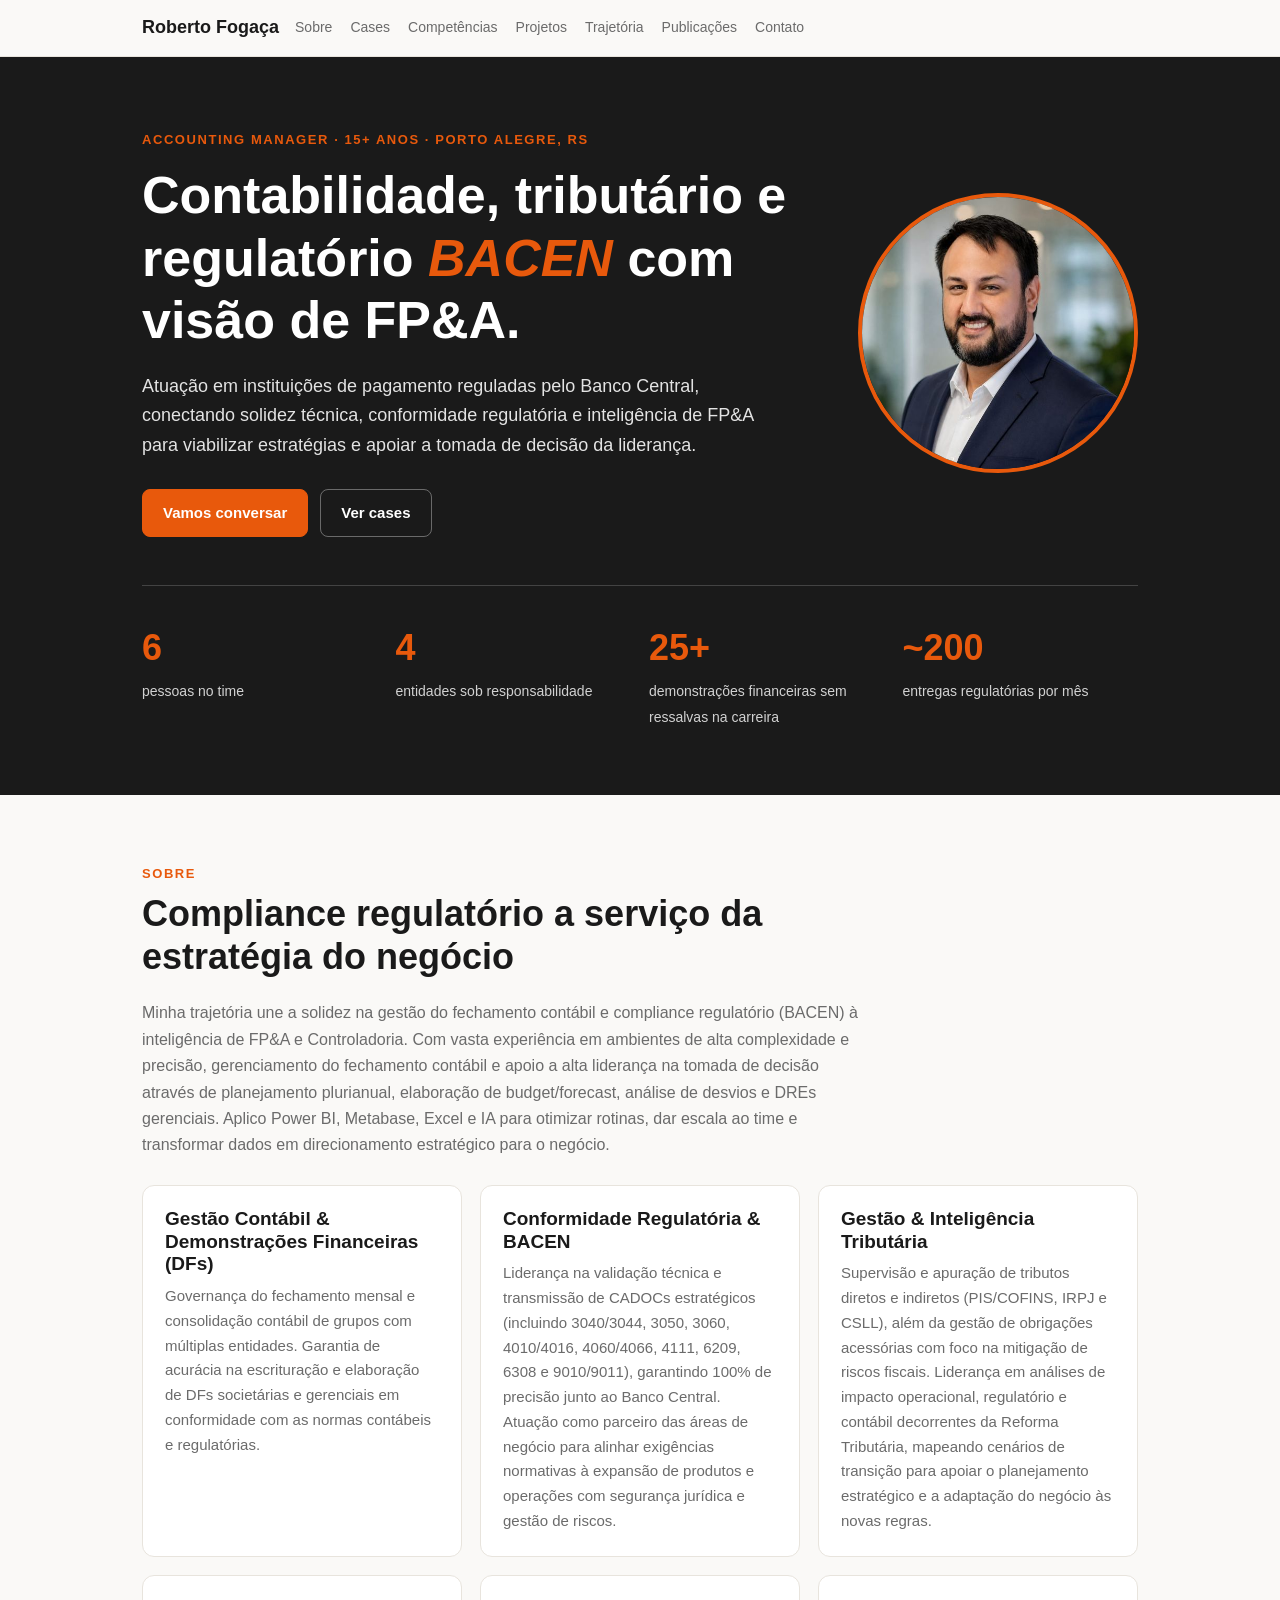
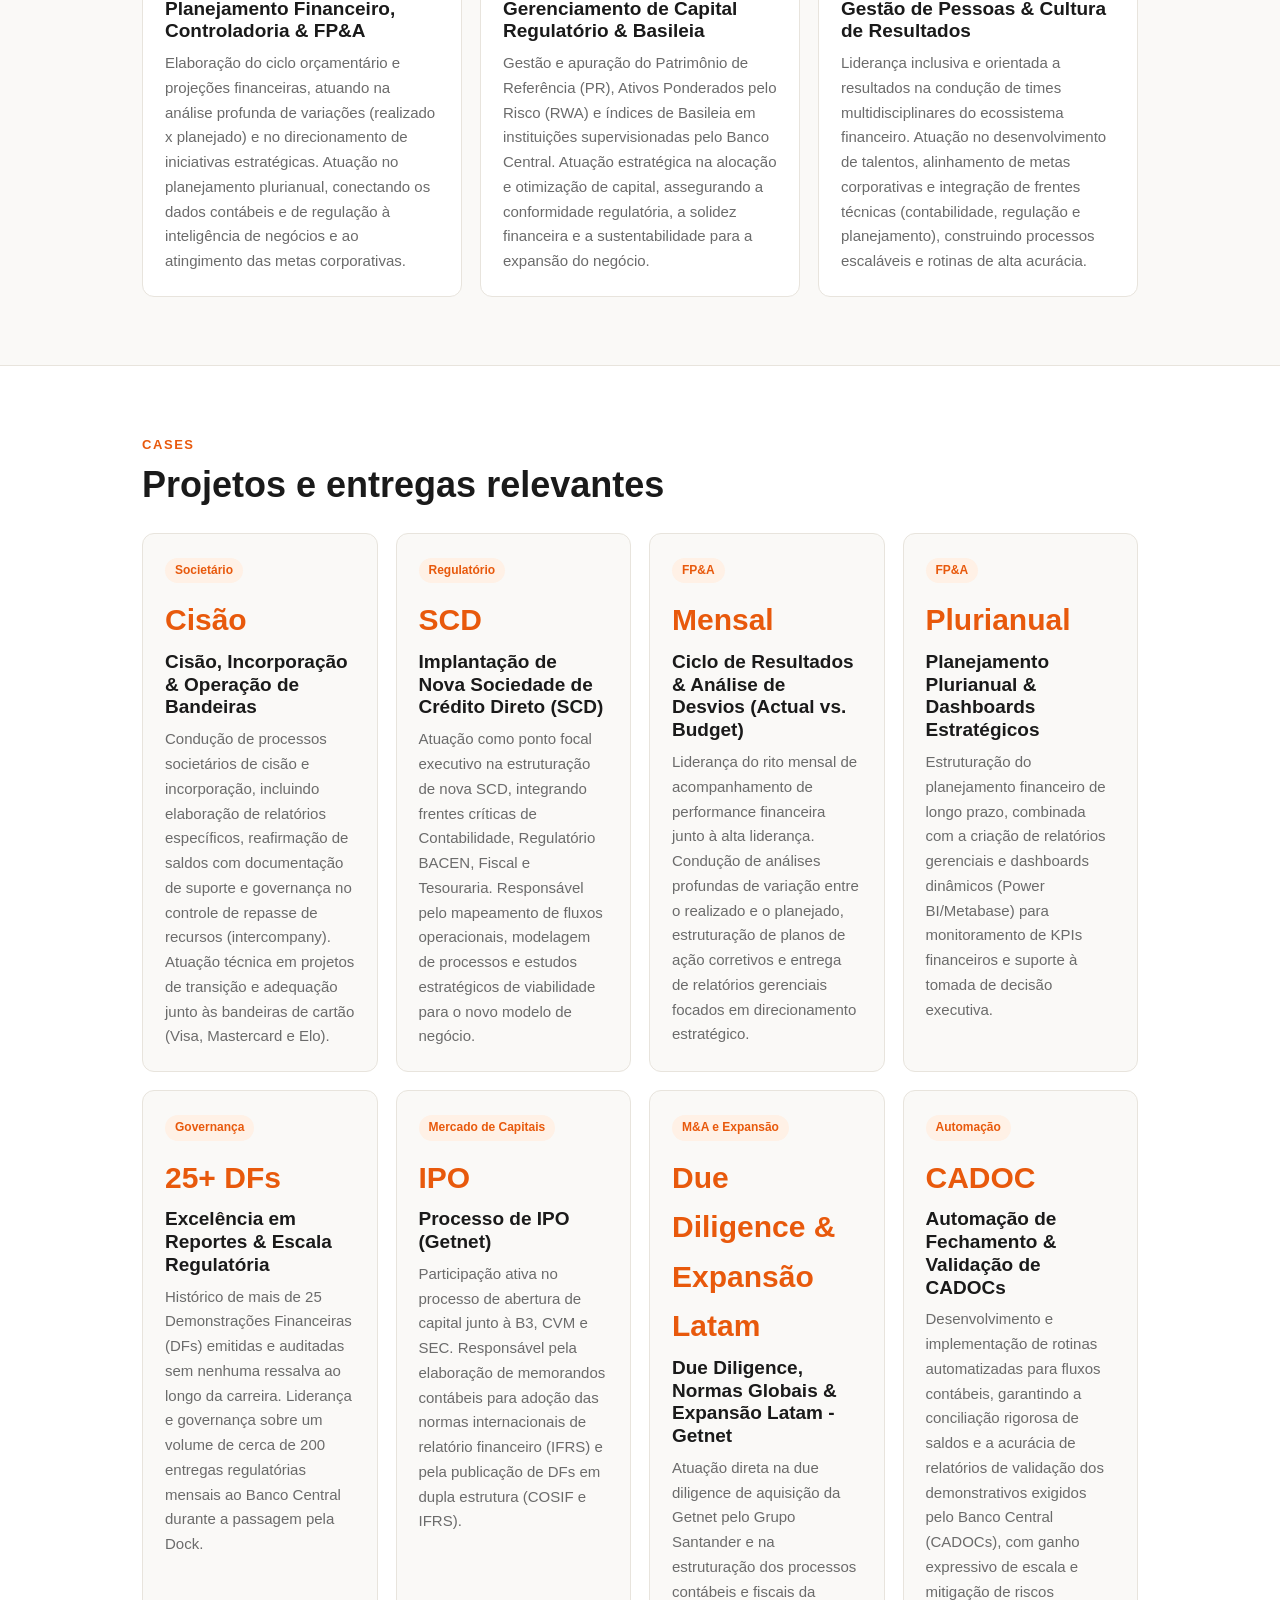
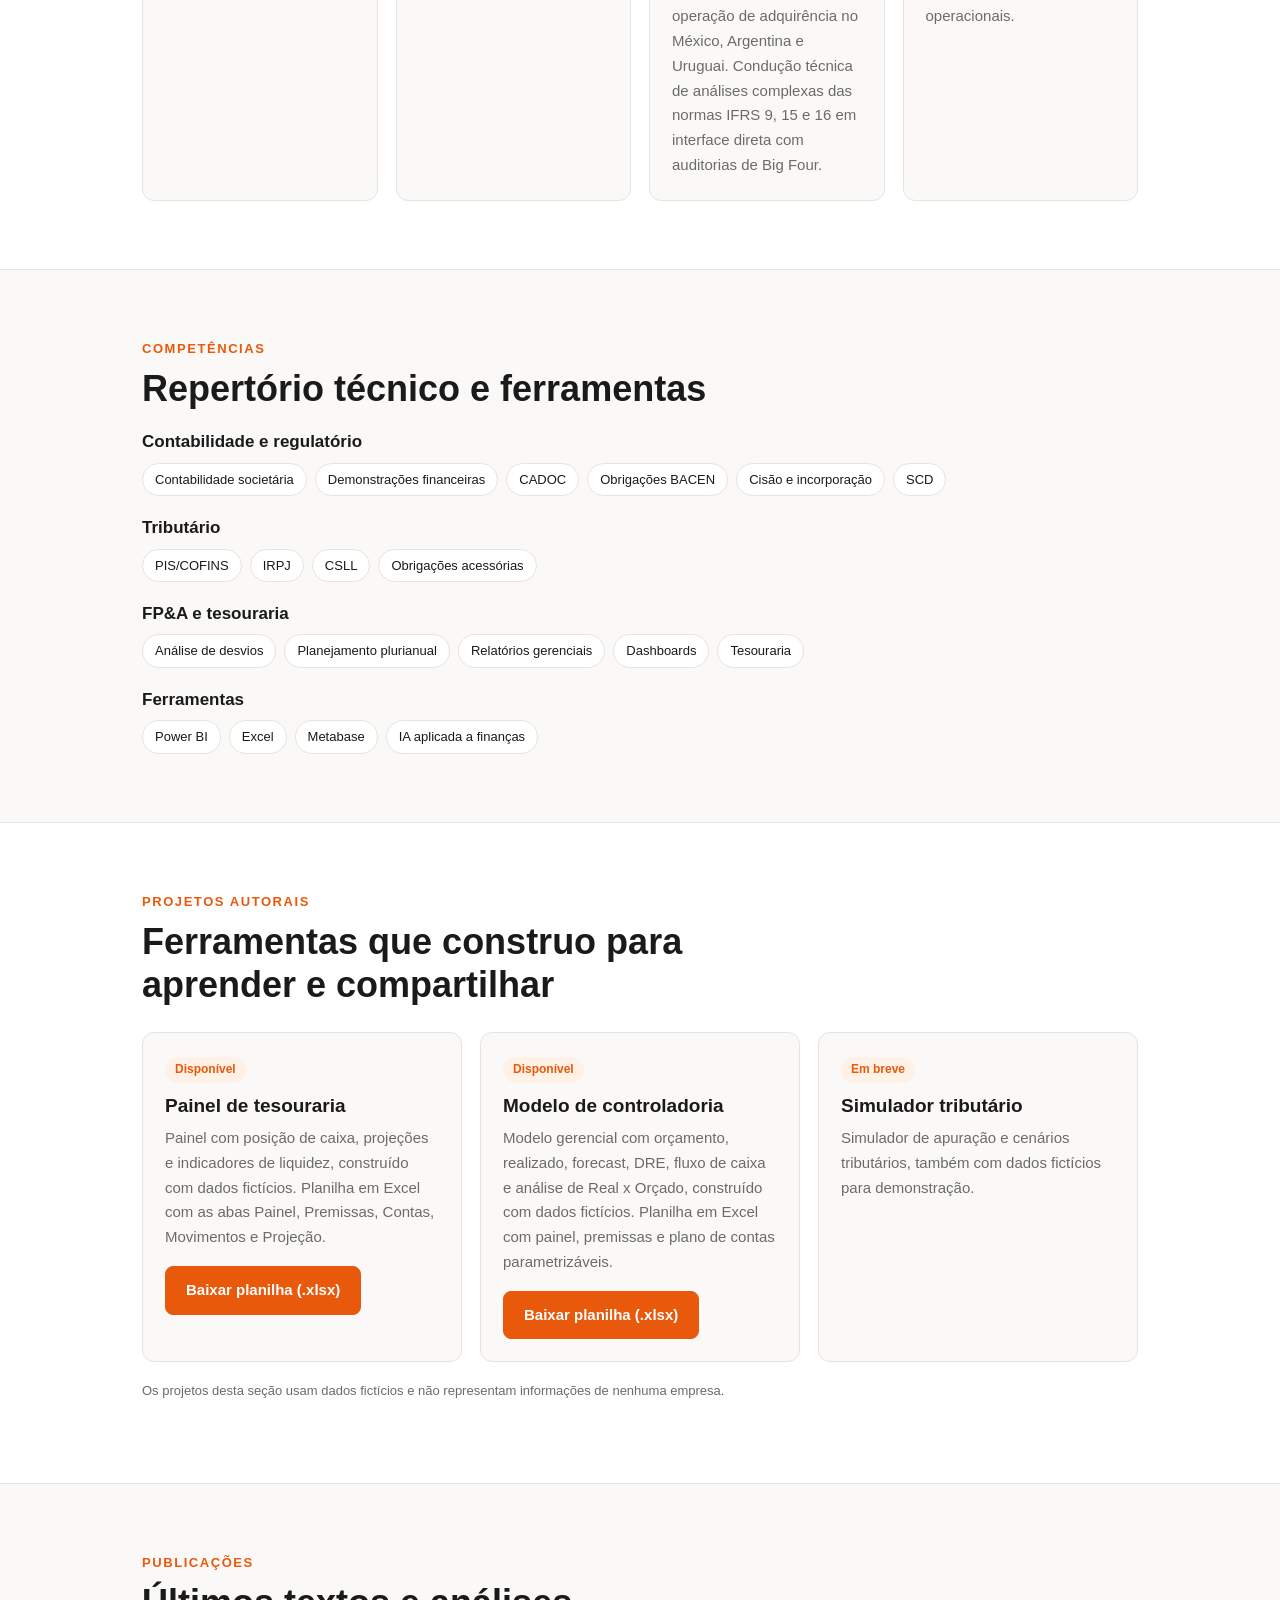
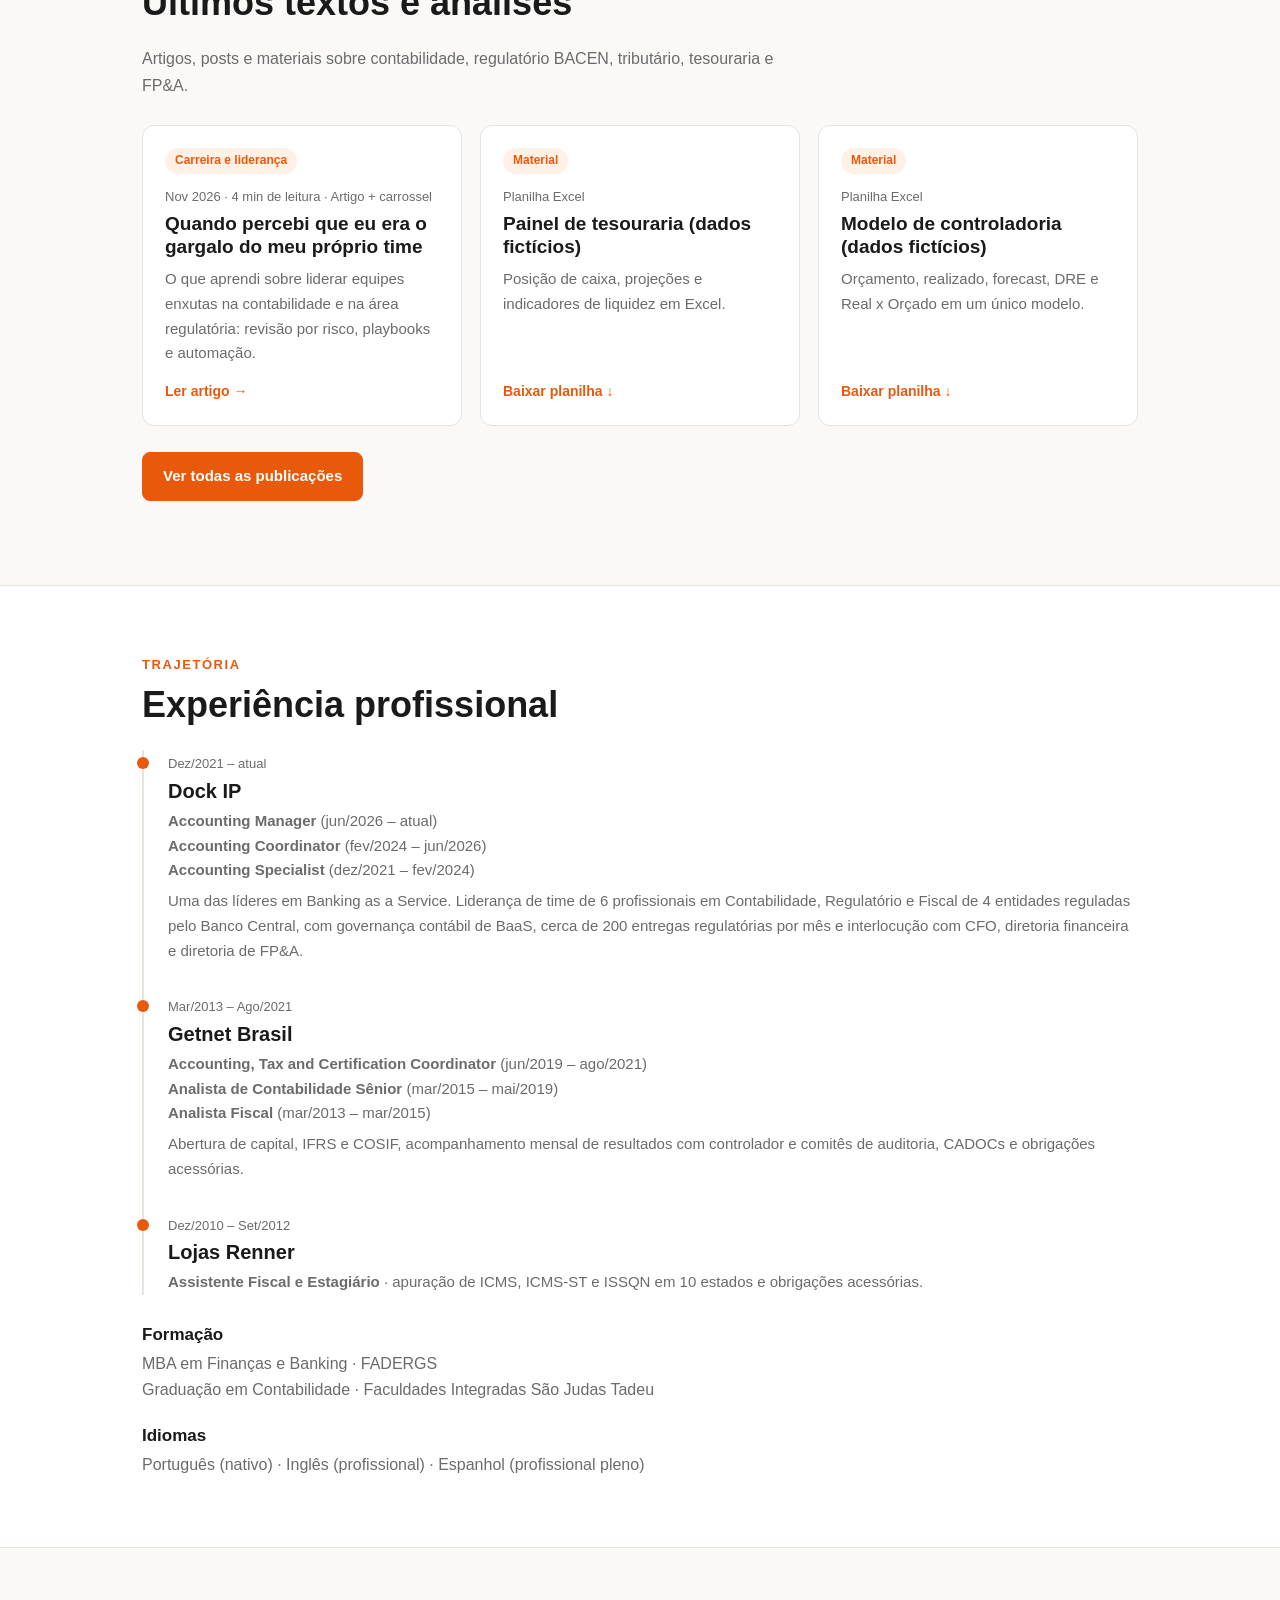
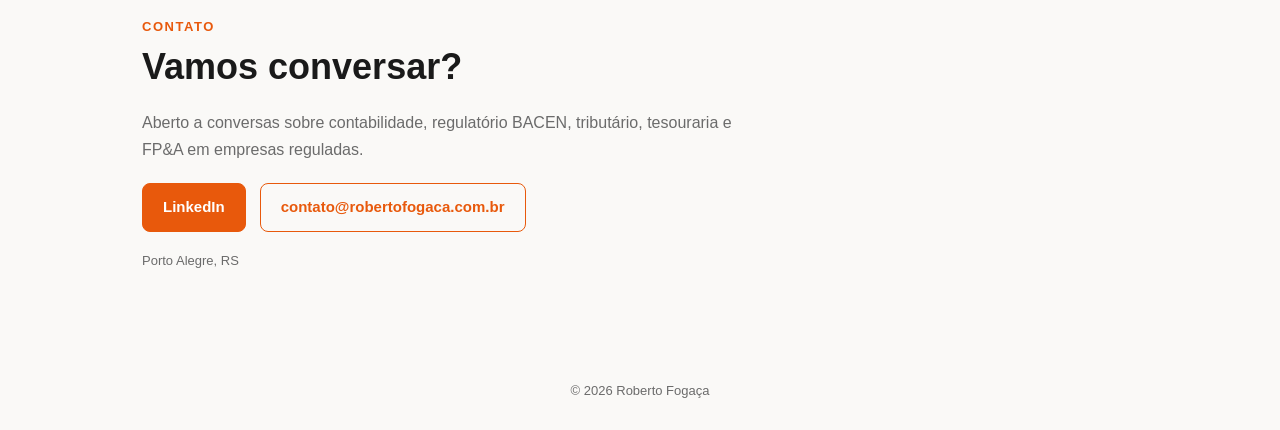
<file: index.html>
<!DOCTYPE html>
<html lang="pt-BR">
<head>
<!-- Google tag (gtag.js) -->
<script async src="https://www.googletagmanager.com/gtag/js?id=G-20CN7NE9XW"></script>
<script>
  window.dataLayer = window.dataLayer || [];
  function gtag(){dataLayer.push(arguments);}
  gtag('js', new Date());

  gtag('config', 'G-20CN7NE9XW');
</script>
<meta charset="utf-8">
<meta name="viewport" content="width=device-width, initial-scale=1, viewport-fit=cover">
<title>Roberto Fogaça — Contabilidade, Tributário e Regulatório BACEN | FP&A</title>
<meta name="description" content="Accounting Manager com atuação em instituições de pagamento reguladas pelo Banco Central: contabilidade, tributário, tesouraria, regulatório e FP&A.">
<link rel="canonical" href="https://robertofogaca.com.br/">
<meta property="og:type" content="website">
<meta property="og:title" content="Roberto Fogaça — Contabilidade, Tributário e Regulatório BACEN">
<meta property="og:description" content="Accounting Manager em instituições de pagamento reguladas pelo Banco Central: contabilidade, tributário, tesouraria, regulatório e FP&A.">
<meta property="og:image" content="https://robertofogaca.com.br/assets/img/roberto-fogaca.jpg">
<meta property="og:url" content="https://robertofogaca.com.br/">
<link rel="preconnect" href="https://fonts.gstatic.com" crossorigin>
<link rel="stylesheet" href="assets/css/style.css">
</head>
<body>
<nav><div class="wrap"><b><a href="index.html">Roberto Fogaça</a></b>
<div class="links"><a href="#sobre">Sobre</a><a href="#cases">Cases</a><a href="#competencias">Competências</a><a href="#projetos">Projetos</a><a href="#trajetoria">Trajetória</a><a href="publicacoes.html">Publicações</a><a href="#contato">Contato</a></div></div></nav>

<header class="hero" id="inicio"><div class="wrap"><div class="hero-grid"><div>
<div class="kicker">Accounting Manager · 15+ anos · Porto Alegre, RS</div>
<h1>Contabilidade, tributário e regulatório <em>BACEN</em> com visão de FP&amp;A.</h1>
<p class="lead">Atuação em instituições de pagamento reguladas pelo Banco Central, conectando solidez técnica, conformidade regulatória e inteligência de FP&amp;A para viabilizar estratégias e apoiar a tomada de decisão da liderança.</p>
<div class="btns"><a class="btn" href="#contato">Vamos conversar</a><a class="btn ghost" href="#cases">Ver cases</a></div></div>
<img class="photo" alt="Roberto Fogaça" src="assets/img/roberto-fogaca.jpg" width="280" height="280"></div>
<div class="stats">
<div><b>6</b><span>pessoas no time</span></div>
<div><b>4</b><span>entidades sob responsabilidade</span></div>
<div><b>25+</b><span>demonstrações financeiras sem ressalvas na carreira</span></div>
<div><b>~200</b><span>entregas regulatórias por mês</span></div>
</div></div></header>

<section id="sobre"><div class="wrap">
<div class="eyebrow">Sobre</div>
<h2>Compliance regulatório a serviço da estratégia do negócio</h2>
<p style="max-width:720px;color:var(--muted)">Minha trajetória une a solidez na gestão do fechamento contábil e compliance regulatório (BACEN) à inteligência de FP&amp;A e Controladoria. Com vasta experiência em ambientes de alta complexidade e precisão, gerenciamento do fechamento contábil e apoio a alta liderança na tomada de decisão através de planejamento plurianual, elaboração de budget/forecast, análise de desvios e DREs gerenciais. Aplico Power BI, Metabase, Excel e IA para otimizar rotinas, dar escala ao time e transformar dados em direcionamento estratégico para o negócio.</p>
<div class="grid" style="grid-template-columns:repeat(auto-fit,minmax(300px,1fr))">
<div class="card"><h3>Gestão Contábil &amp; Demonstrações Financeiras (DFs)</h3><p>Governança do fechamento mensal e consolidação contábil de grupos com múltiplas entidades. Garantia de acurácia na escrituração e elaboração de DFs societárias e gerenciais em conformidade com as normas contábeis e regulatórias.</p></div>
<div class="card"><h3>Conformidade Regulatória &amp; BACEN</h3><p>Liderança na validação técnica e transmissão de CADOCs estratégicos (incluindo 3040/3044, 3050, 3060, 4010/4016, 4060/4066, 4111, 6209, 6308 e 9010/9011), garantindo 100% de precisão junto ao Banco Central. Atuação como parceiro das áreas de negócio para alinhar exigências normativas à expansão de produtos e operações com segurança jurídica e gestão de riscos.</p></div>
<div class="card"><h3>Gestão &amp; Inteligência Tributária</h3><p>Supervisão e apuração de tributos diretos e indiretos (PIS/COFINS, IRPJ e CSLL), além da gestão de obrigações acessórias com foco na mitigação de riscos fiscais. Liderança em análises de impacto operacional, regulatório e contábil decorrentes da Reforma Tributária, mapeando cenários de transição para apoiar o planejamento estratégico e a adaptação do negócio às novas regras.</p></div>
<div class="card"><h3>Planejamento Financeiro, Controladoria &amp; FP&amp;A</h3><p>Elaboração do ciclo orçamentário e projeções financeiras, atuando na análise profunda de variações (realizado x planejado) e no direcionamento de iniciativas estratégicas. Atuação no planejamento plurianual, conectando os dados contábeis e de regulação à inteligência de negócios e ao atingimento das metas corporativas.</p></div>
<div class="card"><h3>Gerenciamento de Capital Regulatório &amp; Basileia</h3><p>Gestão e apuração do Patrimônio de Referência (PR), Ativos Ponderados pelo Risco (RWA) e índices de Basileia em instituições supervisionadas pelo Banco Central. Atuação estratégica na alocação e otimização de capital, assegurando a conformidade regulatória, a solidez financeira e a sustentabilidade para a expansão do negócio.</p></div>
<div class="card"><h3>Gestão de Pessoas &amp; Cultura de Resultados</h3><p>Liderança inclusiva e orientada a resultados na condução de times multidisciplinares do ecossistema financeiro. Atuação no desenvolvimento de talentos, alinhamento de metas corporativas e integração de frentes técnicas (contabilidade, regulação e planejamento), construindo processos escaláveis e rotinas de alta acurácia.</p></div>
</div></div></section>

<section class="alt" id="cases"><div class="wrap">
<div class="eyebrow">Cases</div>
<h2>Projetos e entregas relevantes</h2>
<div class="grid">
<div class="card"><span class="tag">Societário</span><span class="num">Cisão</span><h3>Cisão, Incorporação &amp; Operação de Bandeiras</h3><p>Condução de processos societários de cisão e incorporação, incluindo elaboração de relatórios específicos, reafirmação de saldos com documentação de suporte e governança no controle de repasse de recursos (intercompany). Atuação técnica em projetos de transição e adequação junto às bandeiras de cartão (Visa, Mastercard e Elo).</p></div>
<div class="card"><span class="tag">Regulatório</span><span class="num">SCD</span><h3>Implantação de Nova Sociedade de Crédito Direto (SCD)</h3><p>Atuação como ponto focal executivo na estruturação de nova SCD, integrando frentes críticas de Contabilidade, Regulatório BACEN, Fiscal e Tesouraria. Responsável pelo mapeamento de fluxos operacionais, modelagem de processos e estudos estratégicos de viabilidade para o novo modelo de negócio.</p></div>
<div class="card"><span class="tag">FP&amp;A</span><span class="num">Mensal</span><h3>Ciclo de Resultados &amp; Análise de Desvios (Actual vs. Budget)</h3><p>Liderança do rito mensal de acompanhamento de performance financeira junto à alta liderança. Condução de análises profundas de variação entre o realizado e o planejado, estruturação de planos de ação corretivos e entrega de relatórios gerenciais focados em direcionamento estratégico.</p></div>
<div class="card"><span class="tag">FP&amp;A</span><span class="num">Plurianual</span><h3>Planejamento Plurianual &amp; Dashboards Estratégicos</h3><p>Estruturação do planejamento financeiro de longo prazo, combinada com a criação de relatórios gerenciais e dashboards dinâmicos (Power BI/Metabase) para monitoramento de KPIs financeiros e suporte à tomada de decisão executiva.</p></div>
<div class="card"><span class="tag">Governança</span><span class="num">25+ DFs</span><h3>Excelência em Reportes &amp; Escala Regulatória</h3><p>Histórico de mais de 25 Demonstrações Financeiras (DFs) emitidas e auditadas sem nenhuma ressalva ao longo da carreira. Liderança e governança sobre um volume de cerca de 200 entregas regulatórias mensais ao Banco Central durante a passagem pela Dock.</p></div>
<div class="card"><span class="tag">Mercado de Capitais</span><span class="num">IPO</span><h3>Processo de IPO (Getnet)</h3><p>Participação ativa no processo de abertura de capital junto à B3, CVM e SEC. Responsável pela elaboração de memorandos contábeis para adoção das normas internacionais de relatório financeiro (IFRS) e pela publicação de DFs em dupla estrutura (COSIF e IFRS).</p></div>
<div class="card"><span class="tag">M&amp;A e Expansão</span><span class="num">Due Diligence &amp; Expansão Latam</span><h3>Due Diligence, Normas Globais &amp; Expansão Latam - Getnet</h3><p>Atuação direta na due diligence de aquisição da Getnet pelo Grupo Santander e na estruturação dos processos contábeis e fiscais da operação de adquirência no México, Argentina e Uruguai. Condução técnica de análises complexas das normas IFRS 9, 15 e 16 em interface direta com auditorias de Big Four.</p></div>
<div class="card"><span class="tag">Automação</span><span class="num">CADOC</span><h3>Automação de Fechamento &amp; Validação de CADOCs</h3><p>Desenvolvimento e implementação de rotinas automatizadas para fluxos contábeis, garantindo a conciliação rigorosa de saldos e a acurácia de relatórios de validação dos demonstrativos exigidos pelo Banco Central (CADOCs), com ganho expressivo de escala e mitigação de riscos operacionais.</p></div>
</div></div></section>

<section id="competencias"><div class="wrap">
<div class="eyebrow">Competências</div>
<h2>Repertório técnico e ferramentas</h2>
<div class="group"><h3>Contabilidade e regulatório</h3><div class="chips"><span>Contabilidade societária</span><span>Demonstrações financeiras</span><span>CADOC</span><span>Obrigações BACEN</span><span>Cisão e incorporação</span><span>SCD</span></div></div>
<div class="group"><h3>Tributário</h3><div class="chips"><span>PIS/COFINS</span><span>IRPJ</span><span>CSLL</span><span>Obrigações acessórias</span></div></div>
<div class="group"><h3>FP&amp;A e tesouraria</h3><div class="chips"><span>Análise de desvios</span><span>Planejamento plurianual</span><span>Relatórios gerenciais</span><span>Dashboards</span><span>Tesouraria</span></div></div>
<div class="group"><h3>Ferramentas</h3><div class="chips"><span>Power BI</span><span>Excel</span><span>Metabase</span><span>IA aplicada a finanças</span></div></div>
</div></section>

<section class="alt" id="projetos"><div class="wrap">
<div class="eyebrow">Projetos autorais</div>
<h2>Ferramentas que construo para aprender e compartilhar</h2>
<div class="grid">
<div class="card"><span class="tag">Disponível</span><h3>Painel de tesouraria</h3><p>Painel com posição de caixa, projeções e indicadores de liquidez, construído com dados fictícios. Planilha em Excel com as abas Painel, Premissas, Contas, Movimentos e Projeção.</p><p style="margin-top:16px"><a class="btn" download href="downloads/Painel_de_Tesouraria_RF.xlsx">Baixar planilha (.xlsx)</a></p></div>
<div class="card"><span class="tag">Disponível</span><h3>Modelo de controladoria</h3><p>Modelo gerencial com orçamento, realizado, forecast, DRE, fluxo de caixa e análise de Real x Orçado, construído com dados fictícios. Planilha em Excel com painel, premissas e plano de contas parametrizáveis.</p><p style="margin-top:16px"><a class="btn" download href="downloads/Controladoria_Modelo_RF.xlsx">Baixar planilha (.xlsx)</a></p></div>
<div class="card"><span class="tag">Em breve</span><h3>Simulador tributário</h3><p>Simulador de apuração e cenários tributários, também com dados fictícios para demonstração.</p></div>
</div>
<p class="note">Os projetos desta seção usam dados fictícios e não representam informações de nenhuma empresa.</p>
</div></section>

<section id="publicacoes"><div class="wrap">
<div class="eyebrow">Publicações</div>
<h2>Últimos textos e análises</h2>
<p style="max-width:680px;color:var(--muted)">Artigos, posts e materiais sobre contabilidade, regulatório BACEN, tributário, tesouraria e FP&amp;A.</p>
<!-- COPIE AQUI os 3 cards mais recentes de publicacoes.html -->
<div class="grid">
<article class="card post">
<span class="tag">Carreira e liderança</span>
<div class="meta">Nov 2026 · 4 min de leitura · Artigo + carrossel</div>
<h3><a href="publicacoes/gargalo-do-time.html">Quando percebi que eu era o gargalo do meu próprio time</a></h3>
<p>O que aprendi sobre liderar equipes enxutas na contabilidade e na área regulatória: revisão por risco, playbooks e automação.</p>
<span class="more">Ler artigo →</span>
</article>
<article class="card post"><span class="tag">Material</span><div class="meta">Planilha Excel</div><h3><a href="downloads/Painel_de_Tesouraria_RF.xlsx" download>Painel de tesouraria (dados fictícios)</a></h3><p>Posição de caixa, projeções e indicadores de liquidez em Excel.</p><span class="more">Baixar planilha ↓</span></article>
<article class="card post"><span class="tag">Material</span><div class="meta">Planilha Excel</div><h3><a href="downloads/Controladoria_Modelo_RF.xlsx" download>Modelo de controladoria (dados fictícios)</a></h3><p>Orçamento, realizado, forecast, DRE e Real x Orçado em um único modelo.</p><span class="more">Baixar planilha ↓</span></article>
</div>
<p style="margin-top:26px"><a class="btn" href="publicacoes.html">Ver todas as publicações</a></p>
</div></section>

<section class="alt" id="trajetoria"><div class="wrap">
<div class="eyebrow">Trajetória</div>
<h2>Experiência profissional</h2>
<div class="tl">
<div class="item"><small>Dez/2021 – atual</small><h3>Dock IP</h3><p><b>Accounting Manager</b> (jun/2026 – atual)<br><b>Accounting Coordinator</b> (fev/2024 – jun/2026)<br><b>Accounting Specialist</b> (dez/2021 – fev/2024)</p><p>Uma das líderes em Banking as a Service. Liderança de time de 6 profissionais em Contabilidade, Regulatório e Fiscal de 4 entidades reguladas pelo Banco Central, com governança contábil de BaaS, cerca de 200 entregas regulatórias por mês e interlocução com CFO, diretoria financeira e diretoria de FP&amp;A.</p></div>
<div class="item"><small>Mar/2013 – Ago/2021</small><h3>Getnet Brasil</h3><p><b>Accounting, Tax and Certification Coordinator</b> (jun/2019 – ago/2021)<br><b>Analista de Contabilidade Sênior</b> (mar/2015 – mai/2019)<br><b>Analista Fiscal</b> (mar/2013 – mar/2015)</p><p>Abertura de capital, IFRS e COSIF, acompanhamento mensal de resultados com controlador e comitês de auditoria, CADOCs e obrigações acessórias.</p></div>
<div class="item"><small>Dez/2010 – Set/2012</small><h3>Lojas Renner</h3><p><b>Assistente Fiscal e Estagiário</b> · apuração de ICMS, ICMS-ST e ISSQN em 10 estados e obrigações acessórias.</p></div>
</div>
<div class="group"><h3>Formação</h3>
<p style="color:var(--muted);margin:6px 0 0">MBA em Finanças e Banking · FADERGS<br>Graduação em Contabilidade · Faculdades Integradas São Judas Tadeu</p></div>
<div class="group"><h3>Idiomas</h3>
<p style="color:var(--muted);margin:6px 0 0">Português (nativo) · Inglês (profissional) · Espanhol (profissional pleno)</p></div>
</div></section>

<section id="contato"><div class="wrap">
<div class="eyebrow">Contato</div>
<h2>Vamos conversar?</h2>
<p style="color:var(--muted);max-width:620px">Aberto a conversas sobre contabilidade, regulatório BACEN, tributário, tesouraria e FP&amp;A em empresas reguladas.</p>
<div class="contact"><a class="btn" href="https://www.linkedin.com/in/robertodfogaca" rel="noopener">LinkedIn</a><a class="btn" style="background:transparent;color:var(--accent)" href="mailto:contato@robertofogaca.com.br">contato@robertofogaca.com.br</a></div>
<p class="note">Porto Alegre, RS</p>
</div></section>

<footer><div class="wrap">© 2026 Roberto Fogaça</div></footer>
</body>
</html>
</file>
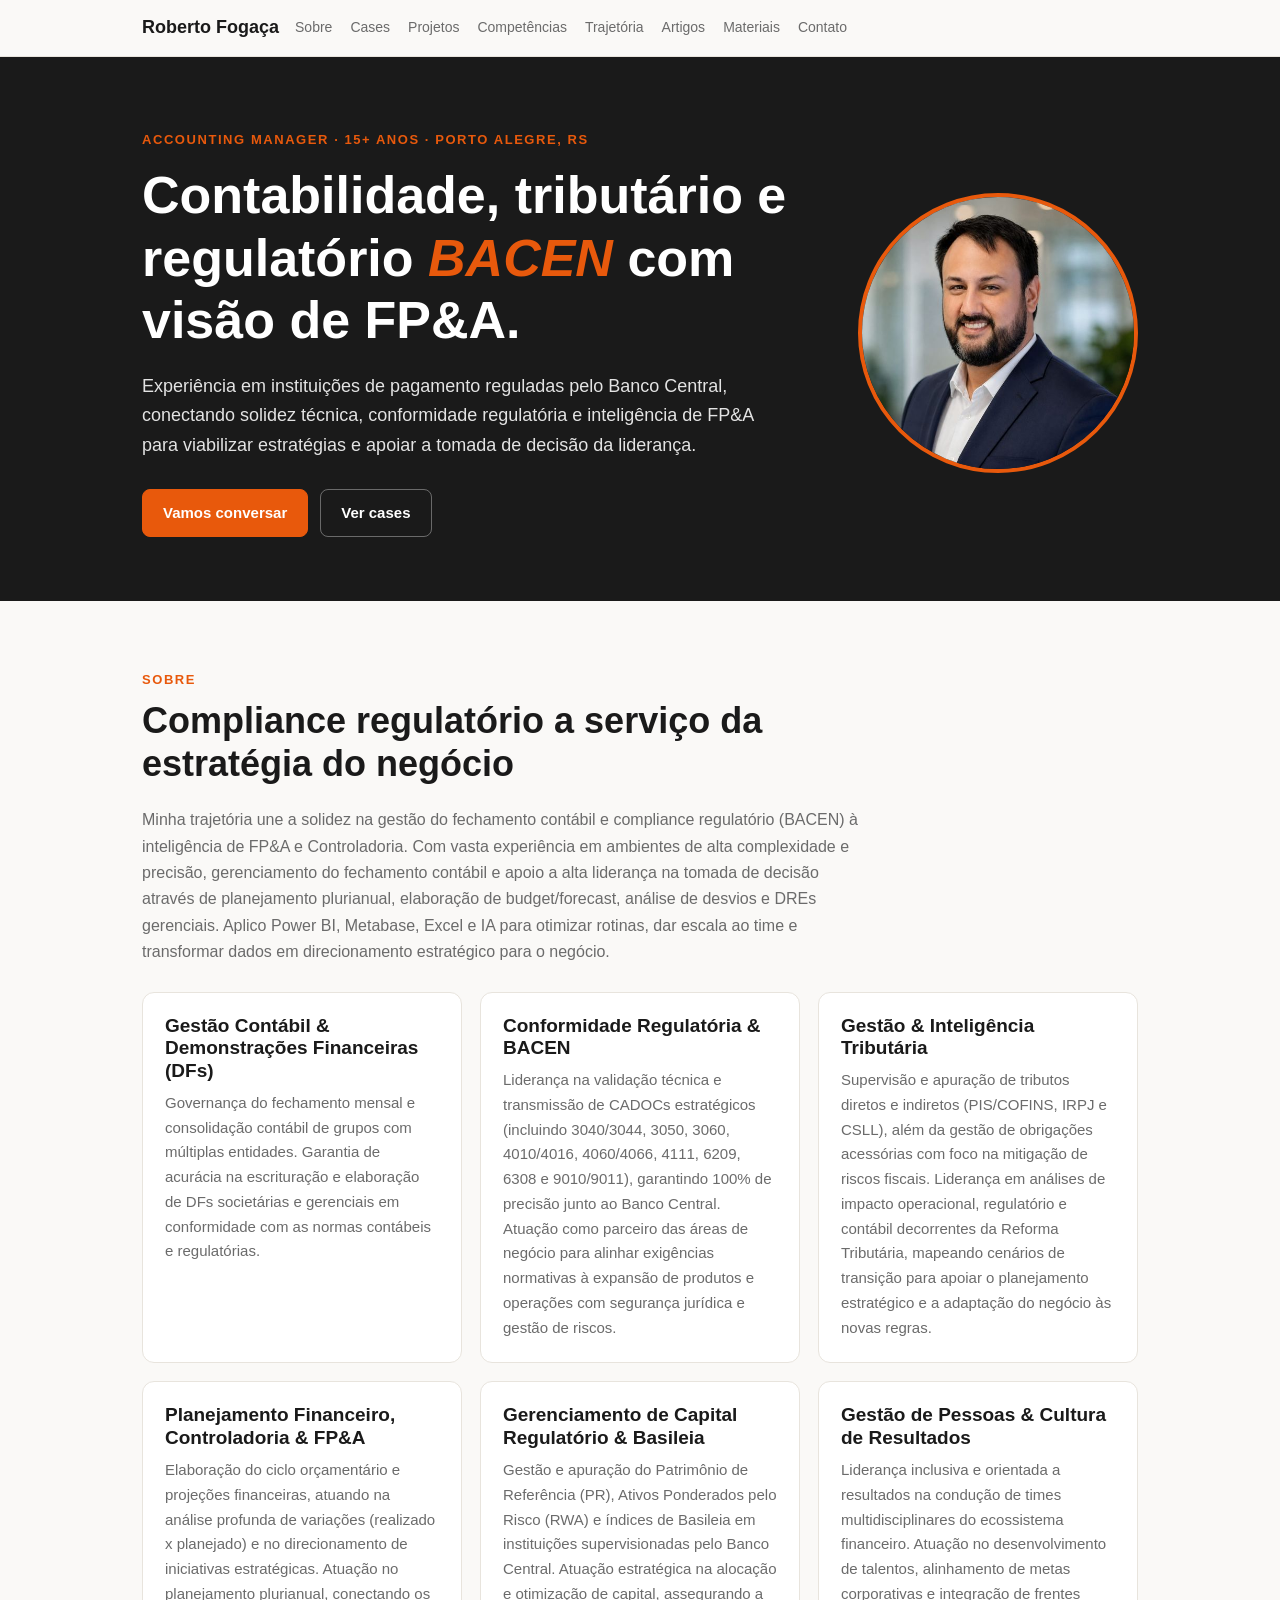
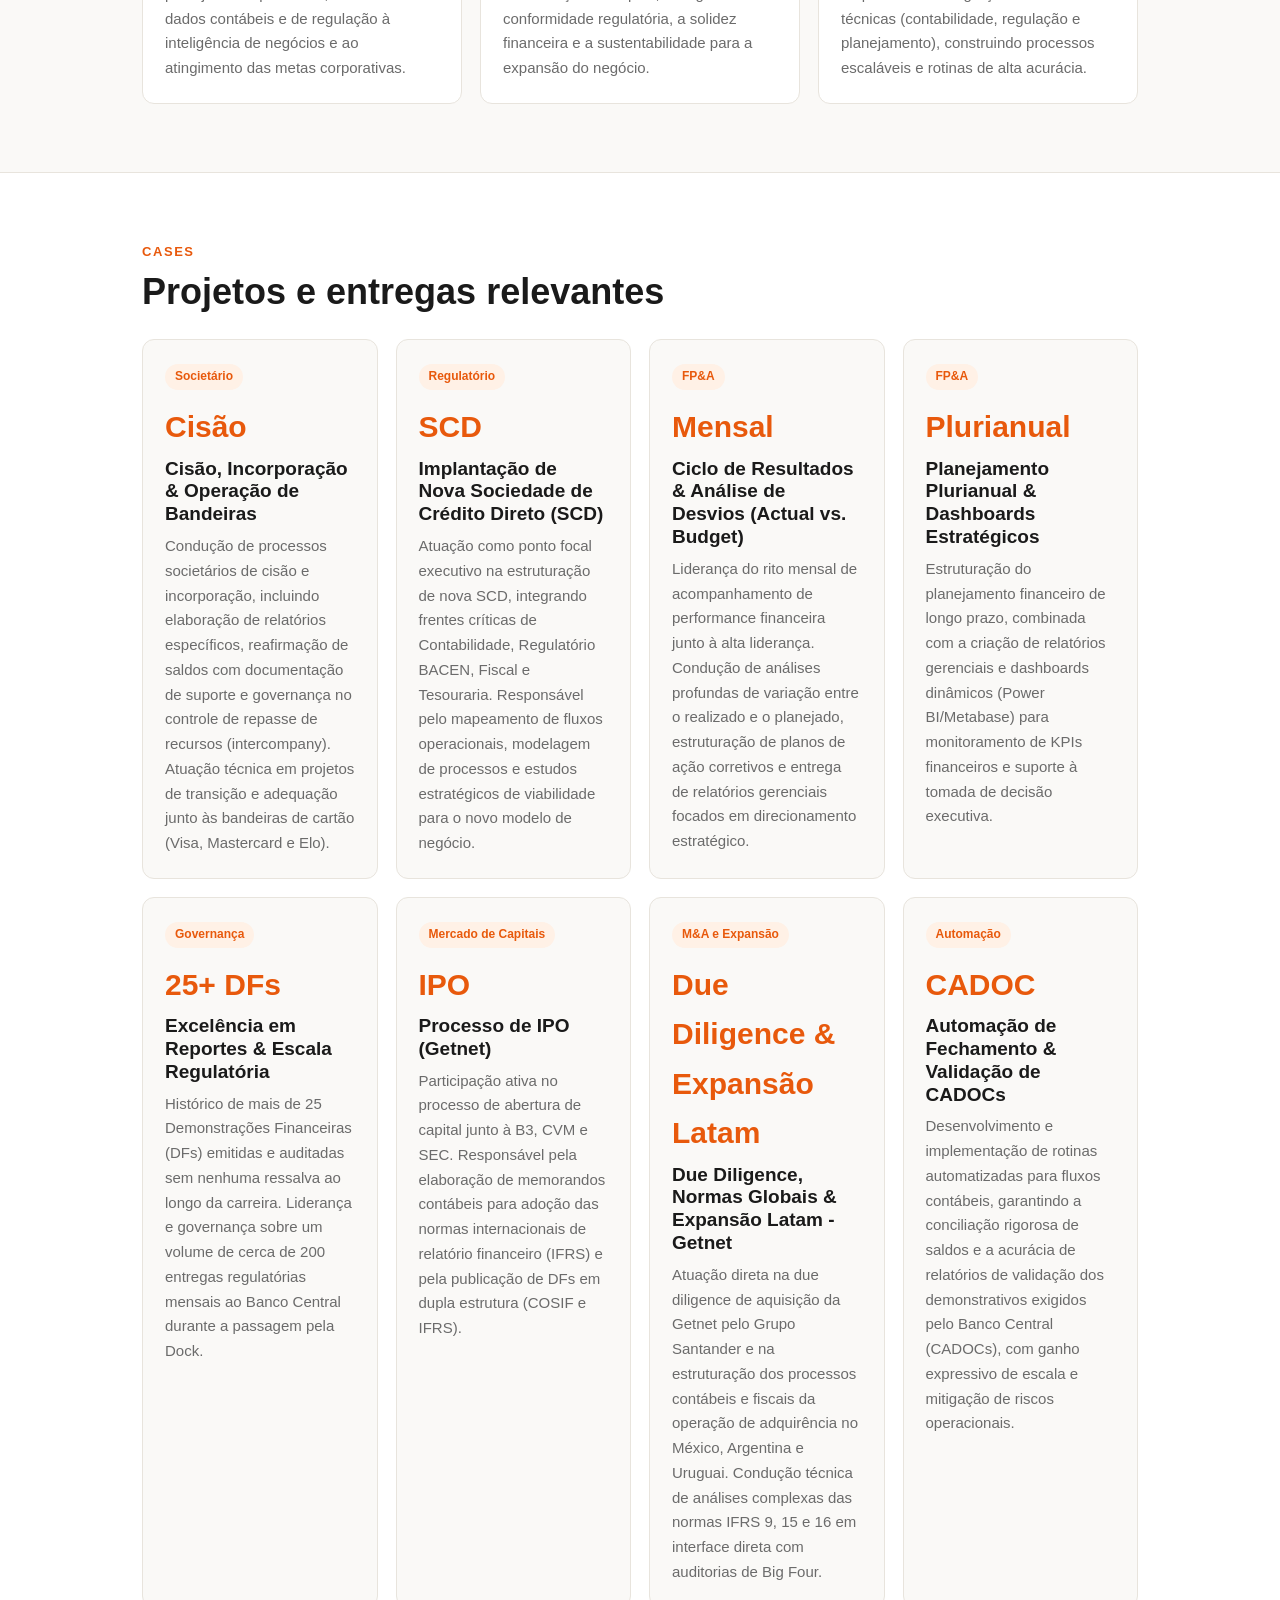
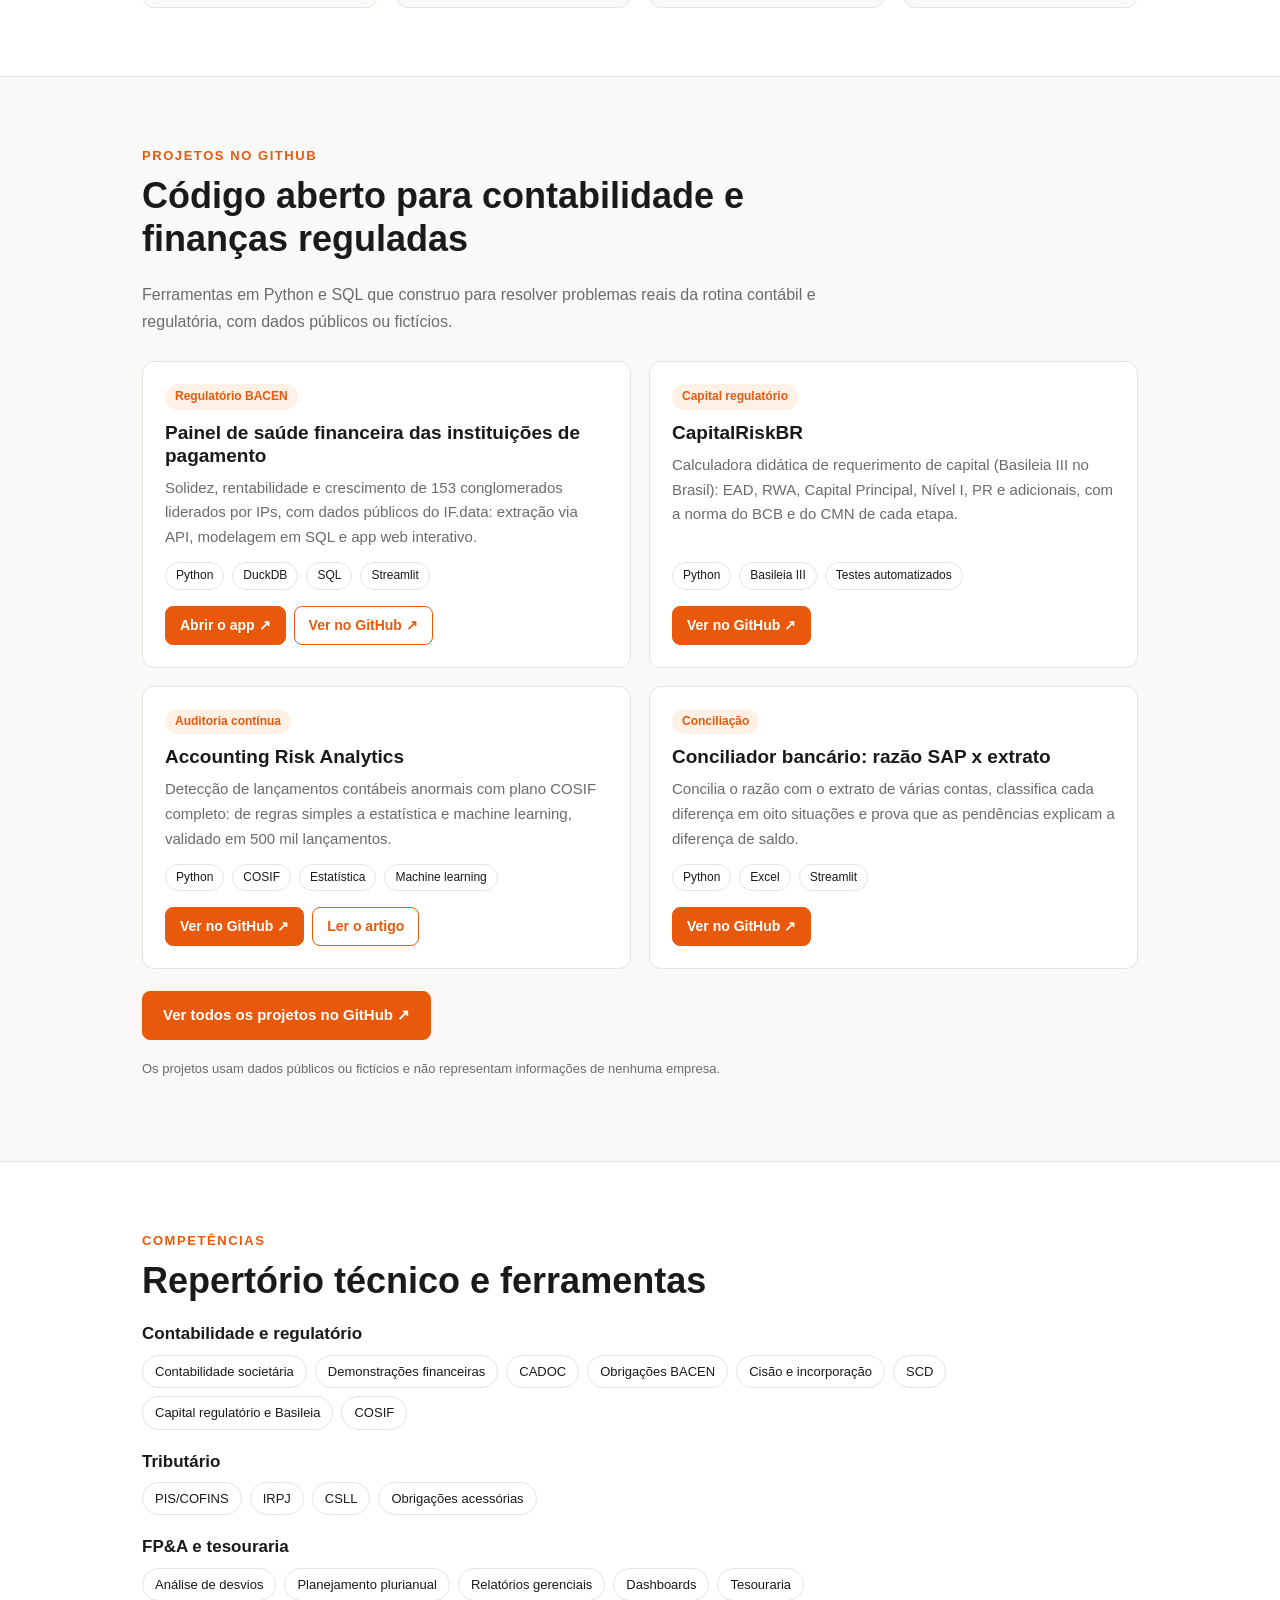
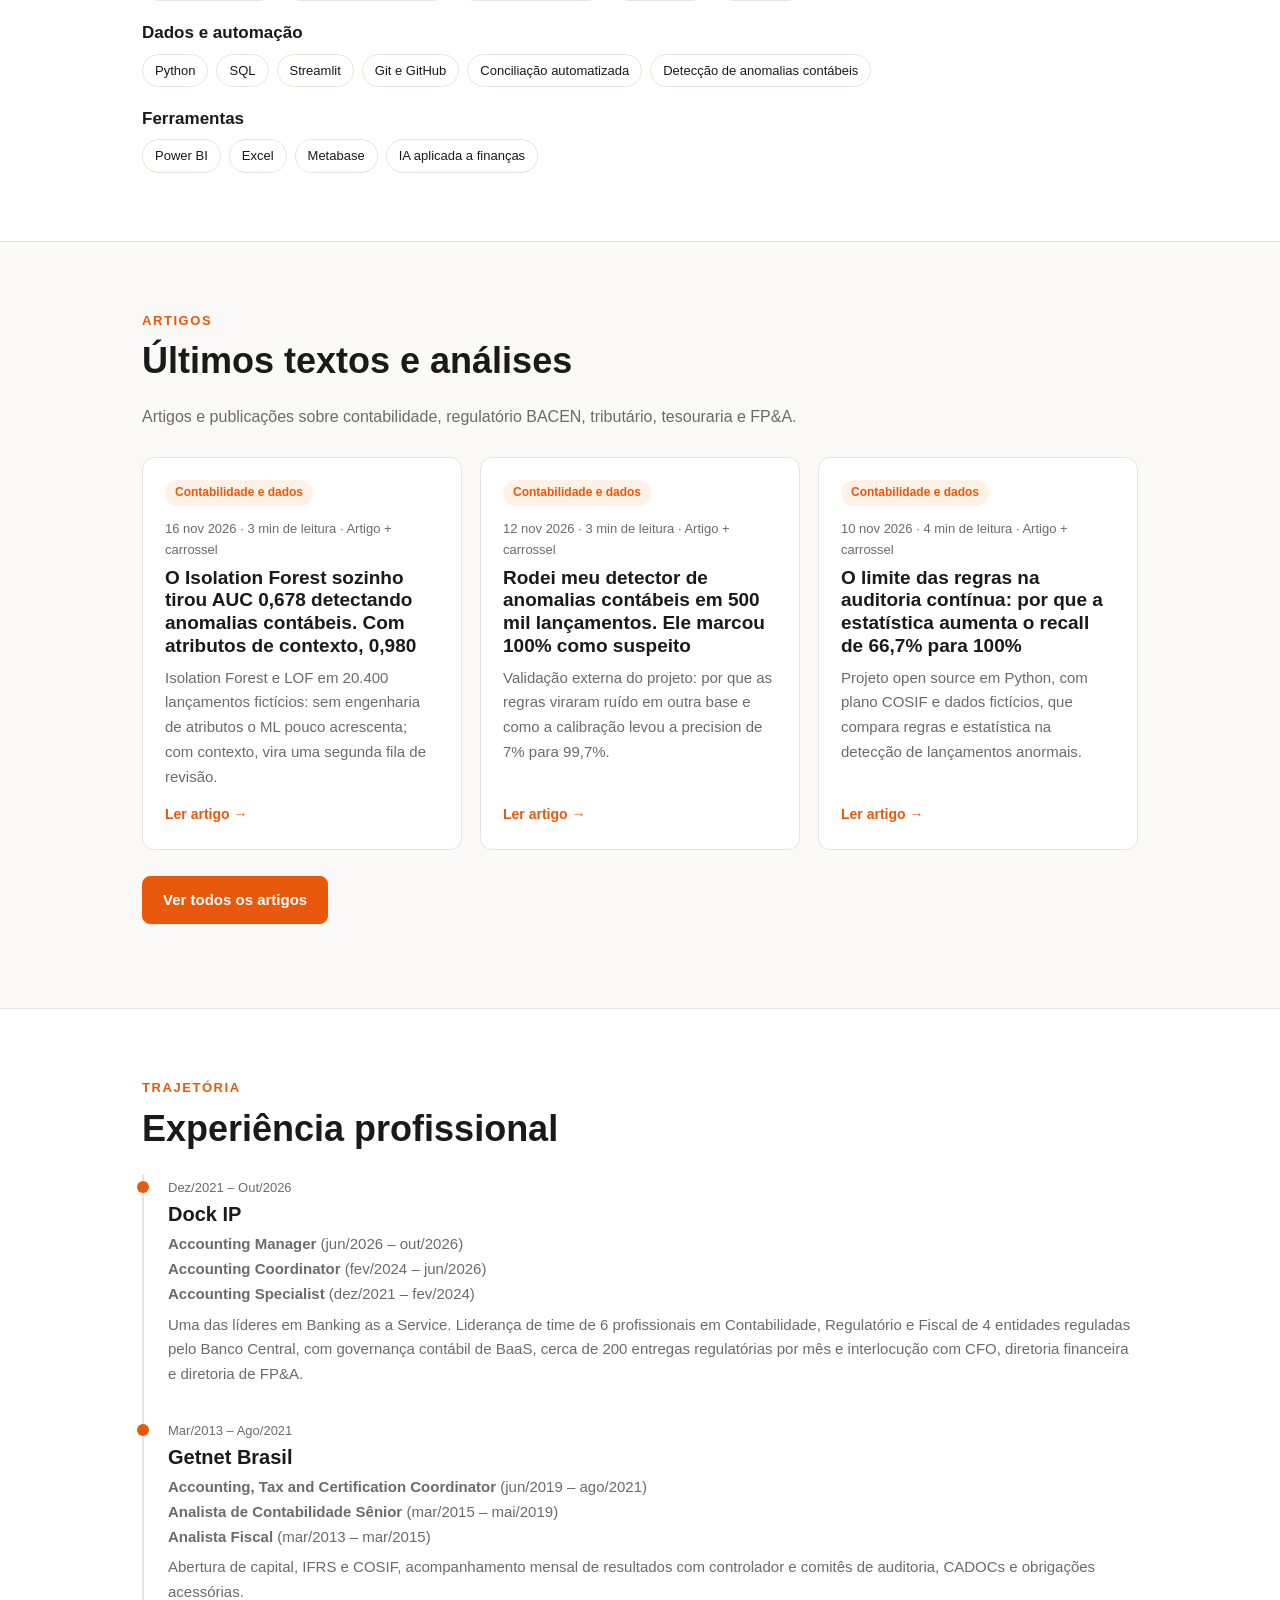
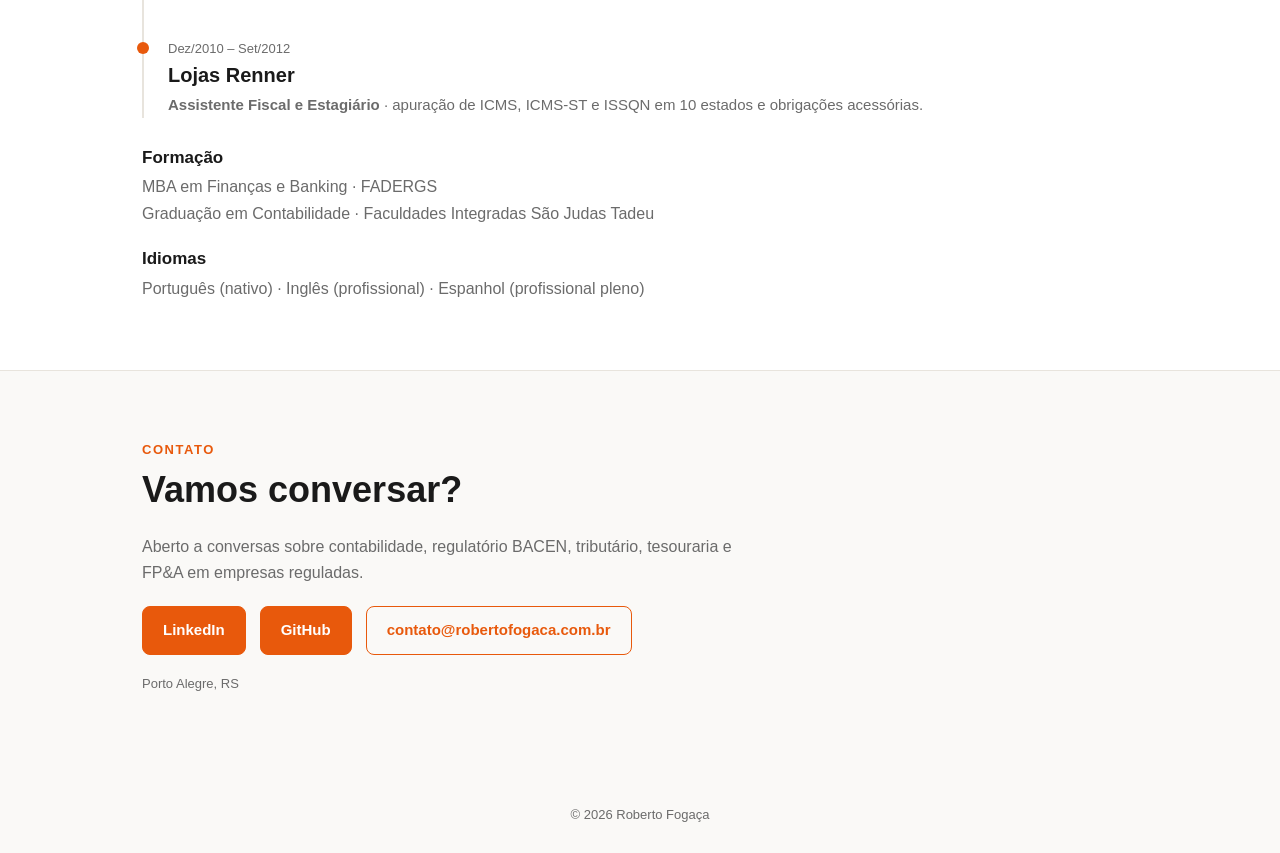
<file: public/index.html>
<!DOCTYPE html>
<html lang="pt-BR">
<head>
<!-- Google tag (gtag.js) -->
<script async src="https://www.googletagmanager.com/gtag/js?id=G-20CN7NE9XW"></script>
<script>
  window.dataLayer = window.dataLayer || [];
  function gtag(){dataLayer.push(arguments);}
  gtag('js', new Date());

  gtag('config', 'G-20CN7NE9XW');
</script>
<meta charset="utf-8">
<meta name="viewport" content="width=device-width, initial-scale=1, viewport-fit=cover">
<title>Roberto Fogaça — Contabilidade, Tributário e Regulatório BACEN | FP&A</title>
<meta name="description" content="Accounting Manager com experiência em instituições de pagamento reguladas pelo Banco Central: contabilidade, tributário, tesouraria, regulatório e FP&A.">
<link rel="canonical" href="https://robertofogaca.com.br/">
<meta property="og:type" content="website">
<meta property="og:title" content="Roberto Fogaça — Contabilidade, Tributário e Regulatório BACEN">
<meta property="og:description" content="Accounting Manager com experiência em instituições de pagamento reguladas pelo Banco Central: contabilidade, tributário, tesouraria, regulatório e FP&A.">
<meta property="og:image" content="https://robertofogaca.com.br/assets/img/roberto-fogaca.jpg">
<meta property="og:url" content="https://robertofogaca.com.br/">
<link rel="preconnect" href="https://fonts.gstatic.com" crossorigin>
<link rel="stylesheet" href="assets/css/style.css">
</head>
<body>
<nav><div class="wrap"><b><a href="index.html">Roberto Fogaça</a></b>
<div class="links"><a href="#sobre">Sobre</a><a href="#cases">Cases</a><a href="#projetos">Projetos</a><a href="#competencias">Competências</a><a href="#trajetoria">Trajetória</a><a href="artigos.html">Artigos</a><a href="materiais.html">Materiais</a><a href="#contato">Contato</a></div></div></nav>

<header class="hero" id="inicio"><div class="wrap"><div class="hero-grid"><div>
<div class="kicker">Accounting Manager · 15+ anos · Porto Alegre, RS</div>
<h1>Contabilidade, tributário e regulatório <em>BACEN</em> com visão de FP&amp;A.</h1>
<p class="lead">Experiência em instituições de pagamento reguladas pelo Banco Central, conectando solidez técnica, conformidade regulatória e inteligência de FP&amp;A para viabilizar estratégias e apoiar a tomada de decisão da liderança.</p>
<div class="btns"><a class="btn" href="#contato">Vamos conversar</a><a class="btn ghost" href="#cases">Ver cases</a></div></div>
<img class="photo" alt="Roberto Fogaça" src="assets/img/roberto-fogaca.jpg" width="280" height="280"></div>
</div></div></header>

<section id="sobre"><div class="wrap">
<div class="eyebrow">Sobre</div>
<h2>Compliance regulatório a serviço da estratégia do negócio</h2>
<p style="max-width:720px;color:var(--muted)">Minha trajetória une a solidez na gestão do fechamento contábil e compliance regulatório (BACEN) à inteligência de FP&amp;A e Controladoria. Com vasta experiência em ambientes de alta complexidade e precisão, gerenciamento do fechamento contábil e apoio a alta liderança na tomada de decisão através de planejamento plurianual, elaboração de budget/forecast, análise de desvios e DREs gerenciais. Aplico Power BI, Metabase, Excel e IA para otimizar rotinas, dar escala ao time e transformar dados em direcionamento estratégico para o negócio.</p>
<div class="grid" style="grid-template-columns:repeat(auto-fit,minmax(300px,1fr))">
<div class="card"><h3>Gestão Contábil &amp; Demonstrações Financeiras (DFs)</h3><p>Governança do fechamento mensal e consolidação contábil de grupos com múltiplas entidades. Garantia de acurácia na escrituração e elaboração de DFs societárias e gerenciais em conformidade com as normas contábeis e regulatórias.</p></div>
<div class="card"><h3>Conformidade Regulatória &amp; BACEN</h3><p>Liderança na validação técnica e transmissão de CADOCs estratégicos (incluindo 3040/3044, 3050, 3060, 4010/4016, 4060/4066, 4111, 6209, 6308 e 9010/9011), garantindo 100% de precisão junto ao Banco Central. Atuação como parceiro das áreas de negócio para alinhar exigências normativas à expansão de produtos e operações com segurança jurídica e gestão de riscos.</p></div>
<div class="card"><h3>Gestão &amp; Inteligência Tributária</h3><p>Supervisão e apuração de tributos diretos e indiretos (PIS/COFINS, IRPJ e CSLL), além da gestão de obrigações acessórias com foco na mitigação de riscos fiscais. Liderança em análises de impacto operacional, regulatório e contábil decorrentes da Reforma Tributária, mapeando cenários de transição para apoiar o planejamento estratégico e a adaptação do negócio às novas regras.</p></div>
<div class="card"><h3>Planejamento Financeiro, Controladoria &amp; FP&amp;A</h3><p>Elaboração do ciclo orçamentário e projeções financeiras, atuando na análise profunda de variações (realizado x planejado) e no direcionamento de iniciativas estratégicas. Atuação no planejamento plurianual, conectando os dados contábeis e de regulação à inteligência de negócios e ao atingimento das metas corporativas.</p></div>
<div class="card"><h3>Gerenciamento de Capital Regulatório &amp; Basileia</h3><p>Gestão e apuração do Patrimônio de Referência (PR), Ativos Ponderados pelo Risco (RWA) e índices de Basileia em instituições supervisionadas pelo Banco Central. Atuação estratégica na alocação e otimização de capital, assegurando a conformidade regulatória, a solidez financeira e a sustentabilidade para a expansão do negócio.</p></div>
<div class="card"><h3>Gestão de Pessoas &amp; Cultura de Resultados</h3><p>Liderança inclusiva e orientada a resultados na condução de times multidisciplinares do ecossistema financeiro. Atuação no desenvolvimento de talentos, alinhamento de metas corporativas e integração de frentes técnicas (contabilidade, regulação e planejamento), construindo processos escaláveis e rotinas de alta acurácia.</p></div>
</div></div></section>

<section class="alt" id="cases"><div class="wrap">
<div class="eyebrow">Cases</div>
<h2>Projetos e entregas relevantes</h2>
<div class="grid">
<div class="card"><span class="tag">Societário</span><span class="num">Cisão</span><h3>Cisão, Incorporação &amp; Operação de Bandeiras</h3><p>Condução de processos societários de cisão e incorporação, incluindo elaboração de relatórios específicos, reafirmação de saldos com documentação de suporte e governança no controle de repasse de recursos (intercompany). Atuação técnica em projetos de transição e adequação junto às bandeiras de cartão (Visa, Mastercard e Elo).</p></div>
<div class="card"><span class="tag">Regulatório</span><span class="num">SCD</span><h3>Implantação de Nova Sociedade de Crédito Direto (SCD)</h3><p>Atuação como ponto focal executivo na estruturação de nova SCD, integrando frentes críticas de Contabilidade, Regulatório BACEN, Fiscal e Tesouraria. Responsável pelo mapeamento de fluxos operacionais, modelagem de processos e estudos estratégicos de viabilidade para o novo modelo de negócio.</p></div>
<div class="card"><span class="tag">FP&amp;A</span><span class="num">Mensal</span><h3>Ciclo de Resultados &amp; Análise de Desvios (Actual vs. Budget)</h3><p>Liderança do rito mensal de acompanhamento de performance financeira junto à alta liderança. Condução de análises profundas de variação entre o realizado e o planejado, estruturação de planos de ação corretivos e entrega de relatórios gerenciais focados em direcionamento estratégico.</p></div>
<div class="card"><span class="tag">FP&amp;A</span><span class="num">Plurianual</span><h3>Planejamento Plurianual &amp; Dashboards Estratégicos</h3><p>Estruturação do planejamento financeiro de longo prazo, combinada com a criação de relatórios gerenciais e dashboards dinâmicos (Power BI/Metabase) para monitoramento de KPIs financeiros e suporte à tomada de decisão executiva.</p></div>
<div class="card"><span class="tag">Governança</span><span class="num">25+ DFs</span><h3>Excelência em Reportes &amp; Escala Regulatória</h3><p>Histórico de mais de 25 Demonstrações Financeiras (DFs) emitidas e auditadas sem nenhuma ressalva ao longo da carreira. Liderança e governança sobre um volume de cerca de 200 entregas regulatórias mensais ao Banco Central durante a passagem pela Dock.</p></div>
<div class="card"><span class="tag">Mercado de Capitais</span><span class="num">IPO</span><h3>Processo de IPO (Getnet)</h3><p>Participação ativa no processo de abertura de capital junto à B3, CVM e SEC. Responsável pela elaboração de memorandos contábeis para adoção das normas internacionais de relatório financeiro (IFRS) e pela publicação de DFs em dupla estrutura (COSIF e IFRS).</p></div>
<div class="card"><span class="tag">M&amp;A e Expansão</span><span class="num">Due Diligence &amp; Expansão Latam</span><h3>Due Diligence, Normas Globais &amp; Expansão Latam - Getnet</h3><p>Atuação direta na due diligence de aquisição da Getnet pelo Grupo Santander e na estruturação dos processos contábeis e fiscais da operação de adquirência no México, Argentina e Uruguai. Condução técnica de análises complexas das normas IFRS 9, 15 e 16 em interface direta com auditorias de Big Four.</p></div>
<div class="card"><span class="tag">Automação</span><span class="num">CADOC</span><h3>Automação de Fechamento &amp; Validação de CADOCs</h3><p>Desenvolvimento e implementação de rotinas automatizadas para fluxos contábeis, garantindo a conciliação rigorosa de saldos e a acurácia de relatórios de validação dos demonstrativos exigidos pelo Banco Central (CADOCs), com ganho expressivo de escala e mitigação de riscos operacionais.</p></div>
</div></div></section>

<section id="projetos"><div class="wrap">
<div class="eyebrow">Projetos no GitHub</div>
<h2>Código aberto para contabilidade e finanças reguladas</h2>
<p style="max-width:680px;color:var(--muted)">Ferramentas em Python e SQL que construo para resolver problemas reais da rotina contábil e regulatória, com dados públicos ou fictícios.</p>
<!-- PARA ADICIONAR UM PROJETO: copie um bloco <article class="card repo"> e troque etiqueta, título, descrição, tecnologias e link -->
<div class="grid repos">
<article class="card repo"><span class="tag">Regulatório BACEN</span><h3>Painel de saúde financeira das instituições de pagamento</h3><p>Solidez, rentabilidade e crescimento de 153 conglomerados liderados por IPs, com dados públicos do IF.data: extração via API, modelagem em SQL e app web interativo.</p><div class="chips"><span>Python</span><span>DuckDB</span><span>SQL</span><span>Streamlit</span></div><p class="acoes"><a class="btn small" href="https://painel-ips-bcb.streamlit.app/" target="_blank" rel="noopener">Abrir o app ↗</a><a class="btn small outline" href="https://github.com/robertofogaca-fin/painel-saude-financeira-bcb" target="_blank" rel="noopener">Ver no GitHub ↗</a></p></article>
<article class="card repo"><span class="tag">Capital regulatório</span><h3>CapitalRiskBR</h3><p>Calculadora didática de requerimento de capital (Basileia III no Brasil): EAD, RWA, Capital Principal, Nível I, PR e adicionais, com a norma do BCB e do CMN de cada etapa.</p><div class="chips"><span>Python</span><span>Basileia III</span><span>Testes automatizados</span></div><p class="acoes"><a class="btn small" href="https://github.com/robertofogaca-fin/capital_risk_br" target="_blank" rel="noopener">Ver no GitHub ↗</a></p></article>
<article class="card repo"><span class="tag">Auditoria contínua</span><h3>Accounting Risk Analytics</h3><p>Detecção de lançamentos contábeis anormais com plano COSIF completo: de regras simples a estatística e machine learning, validado em 500 mil lançamentos.</p><div class="chips"><span>Python</span><span>COSIF</span><span>Estatística</span><span>Machine learning</span></div><p class="acoes"><a class="btn small" href="https://github.com/robertofogaca-fin/accounting-risk-analytics" target="_blank" rel="noopener">Ver no GitHub ↗</a><a class="btn small outline" href="artigos/regras-vs-estatistica.html">Ler o artigo</a></p></article>
<article class="card repo"><span class="tag">Conciliação</span><h3>Conciliador bancário: razão SAP x extrato</h3><p>Concilia o razão com o extrato de várias contas, classifica cada diferença em oito situações e prova que as pendências explicam a diferença de saldo.</p><div class="chips"><span>Python</span><span>Excel</span><span>Streamlit</span></div><p class="acoes"><a class="btn small" href="https://github.com/robertofogaca-fin/conciliador-sap" target="_blank" rel="noopener">Ver no GitHub ↗</a></p></article>
</div>
<p style="margin-top:22px"><a class="btn" href="https://github.com/robertofogaca-fin" target="_blank" rel="noopener">Ver todos os projetos no GitHub ↗</a></p>
<p class="note">Os projetos usam dados públicos ou fictícios e não representam informações de nenhuma empresa.</p>
</div></section>

<section class="alt" id="competencias"><div class="wrap">
<div class="eyebrow">Competências</div>
<h2>Repertório técnico e ferramentas</h2>
<div class="group"><h3>Contabilidade e regulatório</h3><div class="chips"><span>Contabilidade societária</span><span>Demonstrações financeiras</span><span>CADOC</span><span>Obrigações BACEN</span><span>Cisão e incorporação</span><span>SCD</span><span>Capital regulatório e Basileia</span><span>COSIF</span></div></div>
<div class="group"><h3>Tributário</h3><div class="chips"><span>PIS/COFINS</span><span>IRPJ</span><span>CSLL</span><span>Obrigações acessórias</span></div></div>
<div class="group"><h3>FP&amp;A e tesouraria</h3><div class="chips"><span>Análise de desvios</span><span>Planejamento plurianual</span><span>Relatórios gerenciais</span><span>Dashboards</span><span>Tesouraria</span></div></div>
<div class="group"><h3>Dados e automação</h3><div class="chips"><span>Python</span><span>SQL</span><span>Streamlit</span><span>Git e GitHub</span><span>Conciliação automatizada</span><span>Detecção de anomalias contábeis</span></div></div>
<div class="group"><h3>Ferramentas</h3><div class="chips"><span>Power BI</span><span>Excel</span><span>Metabase</span><span>IA aplicada a finanças</span></div></div>
</div></section>

<section id="artigos"><div class="wrap">
<div class="eyebrow">Artigos</div>
<h2>Últimos textos e análises</h2>
<p style="max-width:680px;color:var(--muted)">Artigos e publicações sobre contabilidade, regulatório BACEN, tributário, tesouraria e FP&amp;A.</p>
<!-- COPIE AQUI os 3 cards mais recentes de artigos.html -->
<div class="grid">
<article class="card post">
<span class="tag">Contabilidade e dados</span>
<div class="meta">16 nov 2026 · 3 min de leitura · Artigo + carrossel</div>
<h3><a href="artigos/ml-anomalias-contabeis.html">O Isolation Forest sozinho tirou AUC 0,678 detectando anomalias contábeis. Com atributos de contexto, 0,980</a></h3>
<p>Isolation Forest e LOF em 20.400 lançamentos fictícios: sem engenharia de atributos o ML pouco acrescenta; com contexto, vira uma segunda fila de revisão.</p>
<span class="more">Ler artigo →</span>
</article>
<article class="card post">
<span class="tag">Contabilidade e dados</span>
<div class="meta">12 nov 2026 · 3 min de leitura · Artigo + carrossel</div>
<h3><a href="artigos/validacao-500-mil-lancamentos.html">Rodei meu detector de anomalias contábeis em 500 mil lançamentos. Ele marcou 100% como suspeito</a></h3>
<p>Validação externa do projeto: por que as regras viraram ruído em outra base e como a calibração levou a precision de 7% para 99,7%.</p>
<span class="more">Ler artigo →</span>
</article>
<article class="card post">
<span class="tag">Contabilidade e dados</span>
<div class="meta">10 nov 2026 · 4 min de leitura · Artigo + carrossel</div>
<h3><a href="artigos/regras-vs-estatistica.html">O limite das regras na auditoria contínua: por que a estatística aumenta o recall de 66,7% para 100%</a></h3>
<p>Projeto open source em Python, com plano COSIF e dados fictícios, que compara regras e estatística na detecção de lançamentos anormais.</p>
<span class="more">Ler artigo →</span>
</article>
</div>
<p style="margin-top:26px"><a class="btn" href="artigos.html">Ver todos os artigos</a></p>
</div></section>

<section class="alt" id="trajetoria"><div class="wrap">
<div class="eyebrow">Trajetória</div>
<h2>Experiência profissional</h2>
<div class="tl">
<div class="item"><small>Dez/2021 – Out/2026</small><h3>Dock IP</h3><p><b>Accounting Manager</b> (jun/2026 – out/2026)<br><b>Accounting Coordinator</b> (fev/2024 – jun/2026)<br><b>Accounting Specialist</b> (dez/2021 – fev/2024)</p><p>Uma das líderes em Banking as a Service. Liderança de time de 6 profissionais em Contabilidade, Regulatório e Fiscal de 4 entidades reguladas pelo Banco Central, com governança contábil de BaaS, cerca de 200 entregas regulatórias por mês e interlocução com CFO, diretoria financeira e diretoria de FP&amp;A.</p></div>
<div class="item"><small>Mar/2013 – Ago/2021</small><h3>Getnet Brasil</h3><p><b>Accounting, Tax and Certification Coordinator</b> (jun/2019 – ago/2021)<br><b>Analista de Contabilidade Sênior</b> (mar/2015 – mai/2019)<br><b>Analista Fiscal</b> (mar/2013 – mar/2015)</p><p>Abertura de capital, IFRS e COSIF, acompanhamento mensal de resultados com controlador e comitês de auditoria, CADOCs e obrigações acessórias.</p></div>
<div class="item"><small>Dez/2010 – Set/2012</small><h3>Lojas Renner</h3><p><b>Assistente Fiscal e Estagiário</b> · apuração de ICMS, ICMS-ST e ISSQN em 10 estados e obrigações acessórias.</p></div>
</div>
<div class="group"><h3>Formação</h3>
<p style="color:var(--muted);margin:6px 0 0">MBA em Finanças e Banking · FADERGS<br>Graduação em Contabilidade · Faculdades Integradas São Judas Tadeu</p></div>
<div class="group"><h3>Idiomas</h3>
<p style="color:var(--muted);margin:6px 0 0">Português (nativo) · Inglês (profissional) · Espanhol (profissional pleno)</p></div>
</div></section>

<section id="contato"><div class="wrap">
<div class="eyebrow">Contato</div>
<h2>Vamos conversar?</h2>
<p style="color:var(--muted);max-width:620px">Aberto a conversas sobre contabilidade, regulatório BACEN, tributário, tesouraria e FP&amp;A em empresas reguladas.</p>
<div class="contact"><a class="btn" href="https://www.linkedin.com/in/robertodfogaca" rel="noopener">LinkedIn</a><a class="btn" href="https://github.com/robertofogaca-fin" rel="noopener">GitHub</a><a class="btn" style="background:transparent;color:var(--accent)" href="mailto:contato@robertofogaca.com.br">contato@robertofogaca.com.br</a></div>
<p class="note">Porto Alegre, RS</p>
</div></section>

<footer><div class="wrap">© 2026 Roberto Fogaça</div></footer>
</body>
</html>
</file>
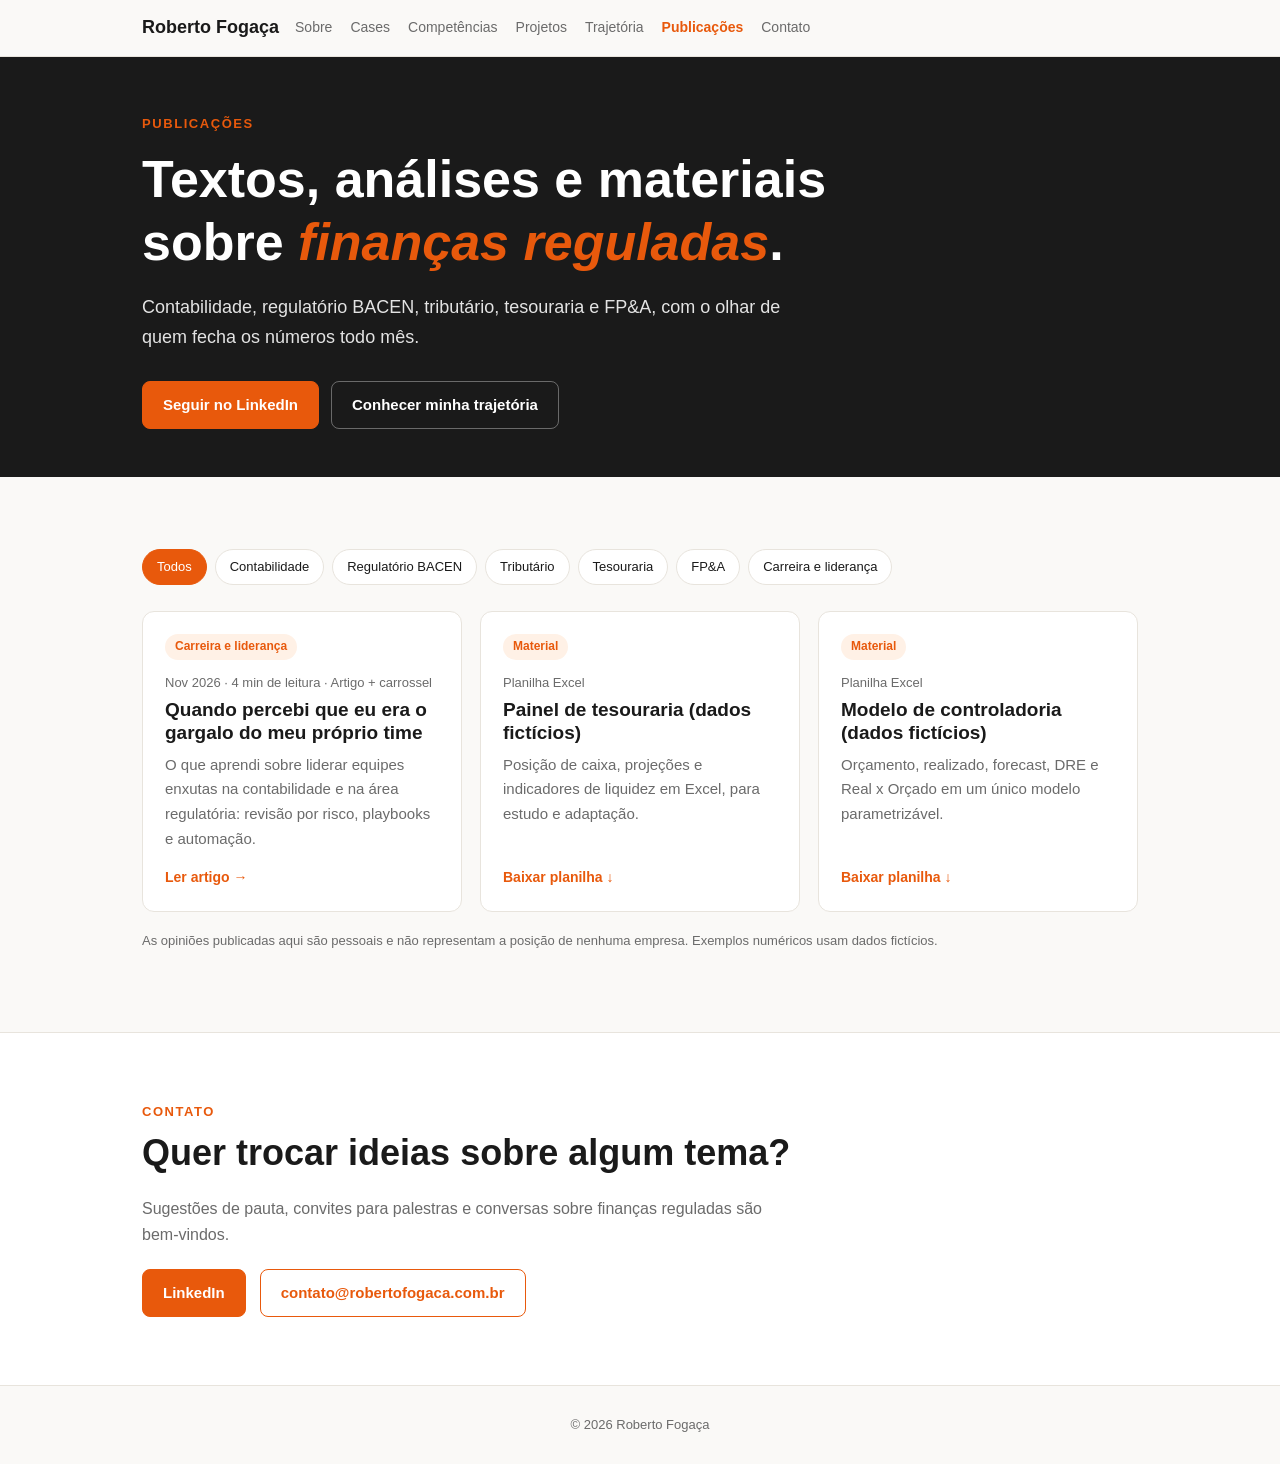
<file: publicacoes.html>
<!DOCTYPE html>
<html lang="pt-BR">
<head>
<!-- Google tag (gtag.js) -->
<script async src="https://www.googletagmanager.com/gtag/js?id=G-20CN7NE9XW"></script>
<script>
  window.dataLayer = window.dataLayer || [];
  function gtag(){dataLayer.push(arguments);}
  gtag('js', new Date());
  gtag('config', 'G-20CN7NE9XW');
</script>
<meta charset="utf-8">
<meta name="viewport" content="width=device-width, initial-scale=1, viewport-fit=cover">
<title>Publicações — Roberto Fogaça</title>
<meta name="description" content="Artigos, posts e materiais de Roberto Fogaça sobre contabilidade, regulatório BACEN, tributário, tesouraria e FP&A.">
<link rel="canonical" href="https://robertofogaca.com.br/publicacoes.html">
<meta property="og:type" content="website">
<meta property="og:title" content="Publicações — Roberto Fogaça">
<meta property="og:description" content="Artigos, posts e materiais sobre contabilidade, regulatório BACEN, tributário, tesouraria e FP&A.">
<meta property="og:image" content="https://robertofogaca.com.br/assets/img/roberto-fogaca.jpg">
<meta property="og:url" content="https://robertofogaca.com.br/publicacoes.html">
<link rel="stylesheet" href="assets/css/style.css">
</head>
<body>
<nav><div class="wrap"><b><a href="index.html">Roberto Fogaça</a></b>
<div class="links"><a href="index.html#sobre">Sobre</a><a href="index.html#cases">Cases</a><a href="index.html#competencias">Competências</a><a href="index.html#projetos">Projetos</a><a href="index.html#trajetoria">Trajetória</a><a href="publicacoes.html" aria-current="page">Publicações</a><a href="index.html#contato">Contato</a></div></div></nav>

<header class="hero compact"><div class="wrap">
<div class="kicker">Publicações</div>
<h1>Textos, análises e materiais sobre <em>finanças reguladas</em>.</h1>
<p class="lead">Contabilidade, regulatório BACEN, tributário, tesouraria e FP&amp;A, com o olhar de quem fecha os números todo mês.</p>
<div class="btns"><a class="btn" href="https://www.linkedin.com/in/robertodfogaca" rel="noopener" target="_blank">Seguir no LinkedIn</a><a class="btn ghost" href="index.html">Conhecer minha trajetória</a></div>
</div></header>

<section><div class="wrap">

<!-- FILTROS: o texto de data-filter precisa ser igual ao data-cat dos cards -->
<div class="filters" role="group" aria-label="Filtrar por tema">
<button type="button" data-filter="todos" aria-pressed="true">Todos</button>
<button type="button" data-filter="contabilidade" aria-pressed="false">Contabilidade</button>
<button type="button" data-filter="regulatorio" aria-pressed="false">Regulatório BACEN</button>
<button type="button" data-filter="tributario" aria-pressed="false">Tributário</button>
<button type="button" data-filter="tesouraria" aria-pressed="false">Tesouraria</button>
<button type="button" data-filter="fpa" aria-pressed="false">FP&amp;A</button>
<button type="button" data-filter="carreira" aria-pressed="false">Carreira e liderança</button>
</div>

<!--
  =====================================================================
  COMO ADICIONAR UMA PUBLICAÇÃO
  Copie um dos blocos <article> abaixo e cole no TOPO da lista (mais recente primeiro).
  Troque: data-cat, a etiqueta (tag), a data, o título, o link e o resumo.

  Três tipos de card:
   1) Artigo no site  -> link para publicacoes/nome-do-artigo.html  | "Ler artigo →"
   2) Post LinkedIn   -> link do post, target="_blank"             | "Ver no LinkedIn ↗"  | tag class="tag linkedin"
   3) Download/vídeo  -> link do arquivo ou do vídeo                | tag class="tag video" para YouTube
  =====================================================================
-->
<div class="grid" id="lista">

<article class="card post" data-cat="carreira">
<span class="tag">Carreira e liderança</span>
<div class="meta">Nov 2026 · 4 min de leitura · Artigo + carrossel</div>
<h3><a href="publicacoes/gargalo-do-time.html">Quando percebi que eu era o gargalo do meu próprio time</a></h3>
<p>O que aprendi sobre liderar equipes enxutas na contabilidade e na área regulatória: revisão por risco, playbooks e automação.</p>
<span class="more">Ler artigo →</span>
</article>

<!-- TIPO 3: material para download -->
<article class="card post" data-cat="tesouraria">
<span class="tag">Material</span>
<div class="meta">Planilha Excel</div>
<h3><a href="downloads/Painel_de_Tesouraria_RF.xlsx" download>Painel de tesouraria (dados fictícios)</a></h3>
<p>Posição de caixa, projeções e indicadores de liquidez em Excel, para estudo e adaptação.</p>
<span class="more">Baixar planilha ↓</span>
</article>

<article class="card post" data-cat="fpa">
<span class="tag">Material</span>
<div class="meta">Planilha Excel</div>
<h3><a href="downloads/Controladoria_Modelo_RF.xlsx" download>Modelo de controladoria (dados fictícios)</a></h3>
<p>Orçamento, realizado, forecast, DRE e Real x Orçado em um único modelo parametrizável.</p>
<span class="more">Baixar planilha ↓</span>
</article>

</div>
<p class="empty" id="vazio">Ainda não há publicações neste tema. Em breve.</p>
<p class="note">As opiniões publicadas aqui são pessoais e não representam a posição de nenhuma empresa. Exemplos numéricos usam dados fictícios.</p>
</div></section>

<section class="alt" id="contato"><div class="wrap">
<div class="eyebrow">Contato</div>
<h2>Quer trocar ideias sobre algum tema?</h2>
<p style="color:var(--muted);max-width:620px">Sugestões de pauta, convites para palestras e conversas sobre finanças reguladas são bem-vindos.</p>
<div class="contact"><a class="btn" href="https://www.linkedin.com/in/robertodfogaca" rel="noopener">LinkedIn</a><a class="btn outline" href="mailto:contato@robertofogaca.com.br">contato@robertofogaca.com.br</a></div>
</div></section>

<footer><div class="wrap">© 2026 Roberto Fogaça</div></footer>

<script>
// Filtro por tema (não precisa mexer)
(function(){
  var botoes=document.querySelectorAll('.filters button');
  var cards=document.querySelectorAll('#lista .post');
  var vazio=document.getElementById('vazio');
  botoes.forEach(function(b){
    b.addEventListener('click',function(){
      var f=b.getAttribute('data-filter'), n=0;
      botoes.forEach(function(x){x.setAttribute('aria-pressed',x===b?'true':'false');});
      cards.forEach(function(c){
        var ok=f==='todos'||c.getAttribute('data-cat')===f;
        c.style.display=ok?'':'none'; if(ok)n++;
      });
      vazio.style.display=n?'none':'block';
    });
  });
})();
</script>
</body>
</html>
</file>
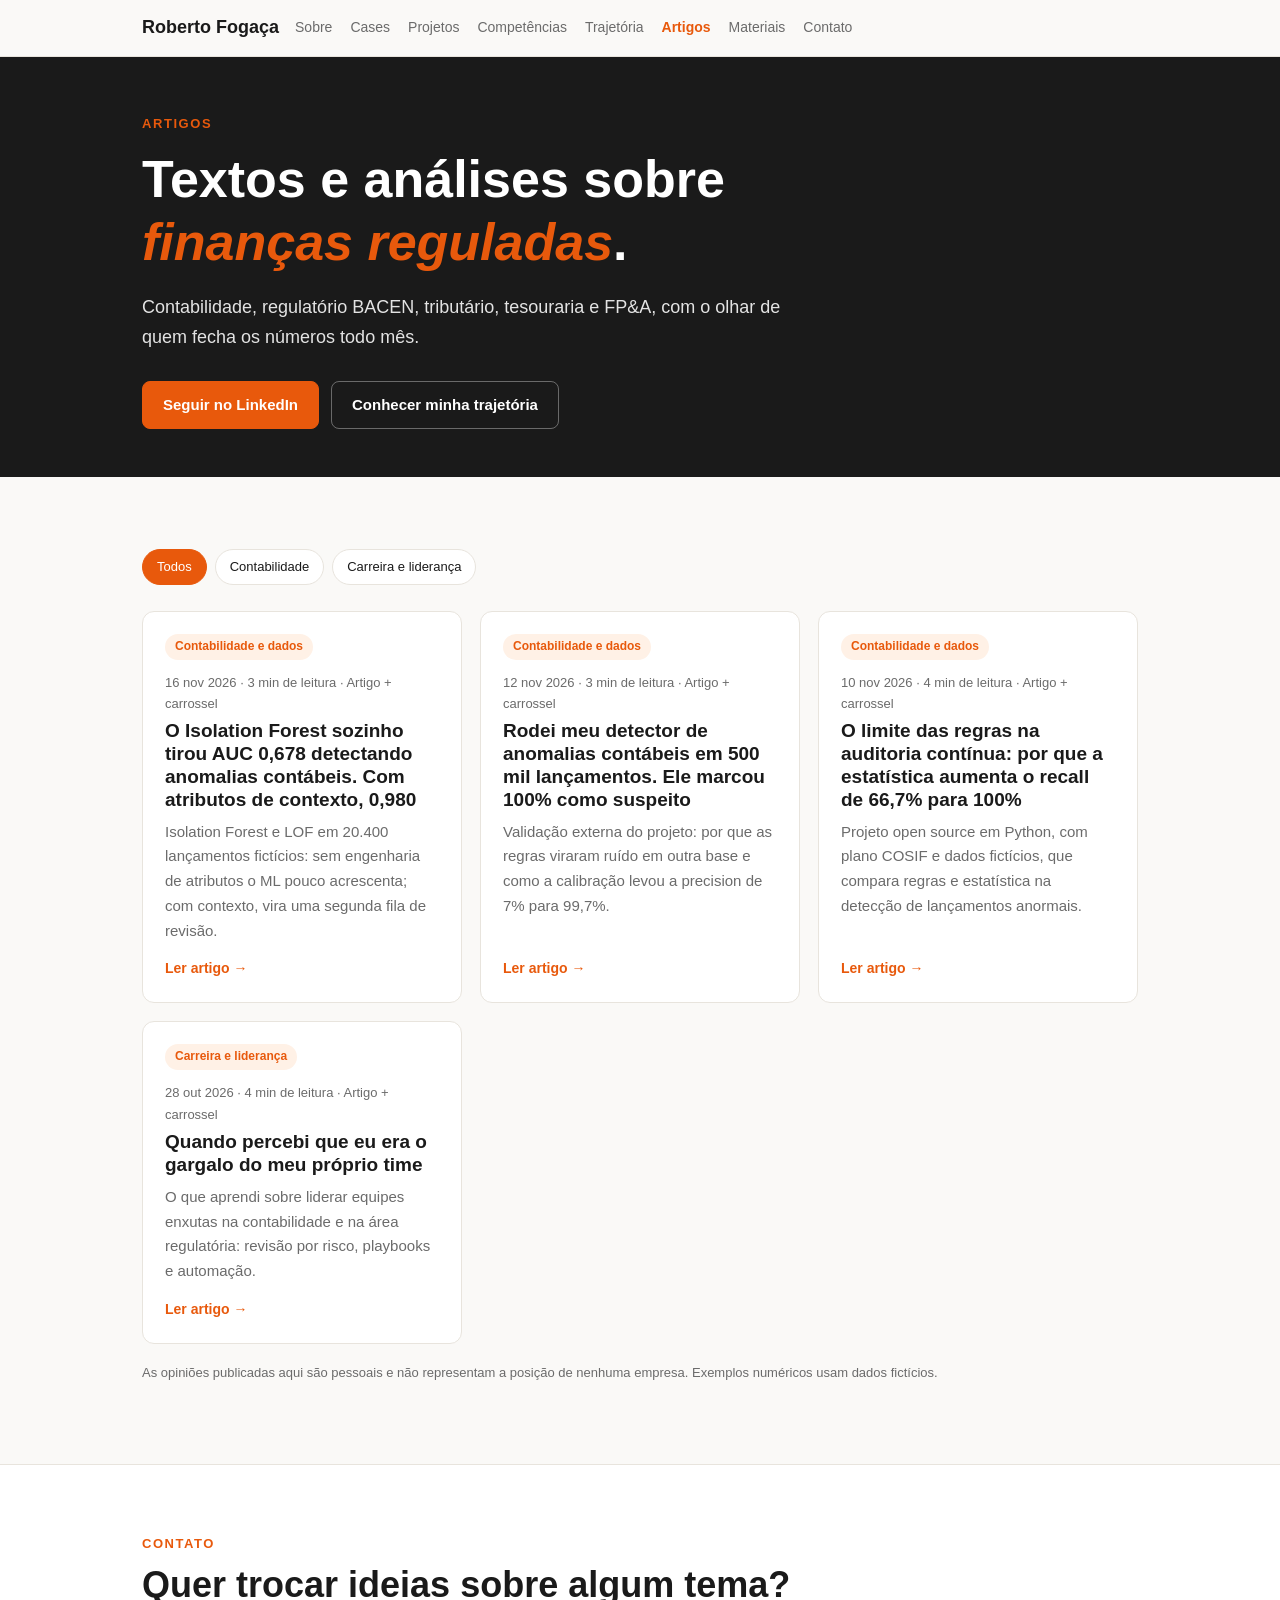
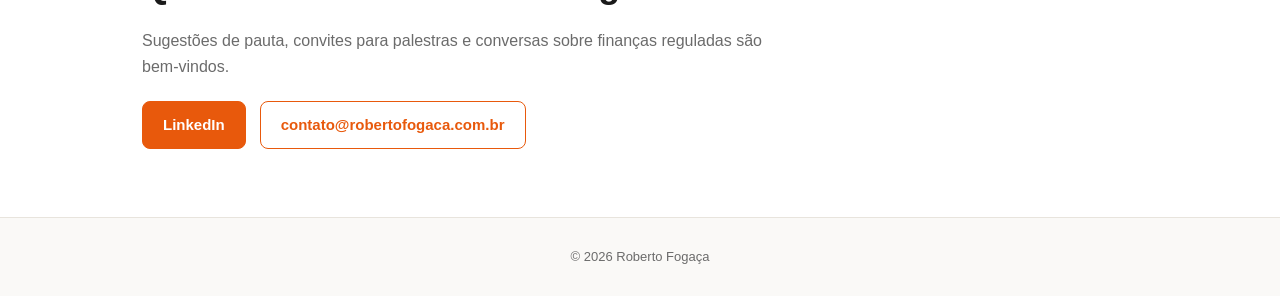
<file: public/artigos.html>
<!DOCTYPE html>
<html lang="pt-BR">
<head>
<!-- Google tag (gtag.js) -->
<script async src="https://www.googletagmanager.com/gtag/js?id=G-20CN7NE9XW"></script>
<script>
  window.dataLayer = window.dataLayer || [];
  function gtag(){dataLayer.push(arguments);}
  gtag('js', new Date());
  gtag('config', 'G-20CN7NE9XW');
</script>
<meta charset="utf-8">
<meta name="viewport" content="width=device-width, initial-scale=1, viewport-fit=cover">
<title>Artigos — Roberto Fogaça</title>
<meta name="description" content="Artigos de Roberto Fogaça sobre contabilidade, regulatório BACEN, tributário, tesouraria e FP&A.">
<link rel="canonical" href="https://robertofogaca.com.br/artigos">
<meta property="og:type" content="website">
<meta property="og:title" content="Artigos — Roberto Fogaça">
<meta property="og:description" content="Artigos de Roberto Fogaça sobre contabilidade, regulatório BACEN, tributário, tesouraria e FP&A em instituições reguladas.">
<meta property="og:image" content="https://robertofogaca.com.br/assets/img/roberto-fogaca.jpg">
<meta property="og:url" content="https://robertofogaca.com.br/artigos">
<link rel="stylesheet" href="assets/css/style.css">
</head>
<body>
<nav><div class="wrap"><b><a href="index.html">Roberto Fogaça</a></b>
<div class="links"><a href="index.html#sobre">Sobre</a><a href="index.html#cases">Cases</a><a href="index.html#projetos">Projetos</a><a href="index.html#competencias">Competências</a><a href="index.html#trajetoria">Trajetória</a><a href="artigos.html" aria-current="page">Artigos</a><a href="materiais.html">Materiais</a><a href="index.html#contato">Contato</a></div></div></nav>

<header class="hero compact"><div class="wrap">
<div class="kicker">Artigos</div>
<h1>Textos e análises sobre <em>finanças reguladas</em>.</h1>
<p class="lead">Contabilidade, regulatório BACEN, tributário, tesouraria e FP&amp;A, com o olhar de quem fecha os números todo mês.</p>
<div class="btns"><a class="btn" href="https://www.linkedin.com/in/robertodfogaca" rel="noopener" target="_blank">Seguir no LinkedIn</a><a class="btn ghost" href="index.html">Conhecer minha trajetória</a></div>
</div></header>

<section><div class="wrap">

<!-- FILTROS: o texto de data-filter precisa ser igual ao data-cat dos cards -->
<div class="filters" role="group" aria-label="Filtrar por tema">
<button type="button" data-filter="todos" aria-pressed="true">Todos</button>
<button type="button" data-filter="contabilidade" aria-pressed="false">Contabilidade</button>
<button type="button" data-filter="regulatorio" aria-pressed="false">Regulatório BACEN</button>
<button type="button" data-filter="tributario" aria-pressed="false">Tributário</button>
<button type="button" data-filter="tesouraria" aria-pressed="false">Tesouraria</button>
<button type="button" data-filter="fpa" aria-pressed="false">FP&amp;A</button>
<button type="button" data-filter="carreira" aria-pressed="false">Carreira e liderança</button>
</div>

<!--
  =====================================================================
  COMO ADICIONAR UM ARTIGO
  Copie um dos blocos <article> abaixo e cole no TOPO da lista (mais recente primeiro).
  Troque: data-cat, a etiqueta (tag), a data, o título, o link e o resumo.

  Dois tipos de card:
   1) Artigo no site  -> link para artigos/nome-do-artigo.html  | "Ler artigo →"
   2) Post LinkedIn   -> link do post, target="_blank"             | "Ver no LinkedIn ↗"  | tag class="tag linkedin"
  =====================================================================
-->
<div class="grid" id="lista">

<article class="card post" data-cat="contabilidade">
<span class="tag">Contabilidade e dados</span>
<div class="meta">16 nov 2026 · 3 min de leitura · Artigo + carrossel</div>
<h3><a href="artigos/ml-anomalias-contabeis.html">O Isolation Forest sozinho tirou AUC 0,678 detectando anomalias contábeis. Com atributos de contexto, 0,980</a></h3>
<p>Isolation Forest e LOF em 20.400 lançamentos fictícios: sem engenharia de atributos o ML pouco acrescenta; com contexto, vira uma segunda fila de revisão.</p>
<span class="more">Ler artigo →</span>
</article>

<article class="card post" data-cat="contabilidade">
<span class="tag">Contabilidade e dados</span>
<div class="meta">12 nov 2026 · 3 min de leitura · Artigo + carrossel</div>
<h3><a href="artigos/validacao-500-mil-lancamentos.html">Rodei meu detector de anomalias contábeis em 500 mil lançamentos. Ele marcou 100% como suspeito</a></h3>
<p>Validação externa do projeto: por que as regras viraram ruído em outra base e como a calibração levou a precision de 7% para 99,7%.</p>
<span class="more">Ler artigo →</span>
</article>

<article class="card post" data-cat="contabilidade">
<span class="tag">Contabilidade e dados</span>
<div class="meta">10 nov 2026 · 4 min de leitura · Artigo + carrossel</div>
<h3><a href="artigos/regras-vs-estatistica.html">O limite das regras na auditoria contínua: por que a estatística aumenta o recall de 66,7% para 100%</a></h3>
<p>Projeto open source em Python, com plano COSIF e dados fictícios, que compara regras e estatística na detecção de lançamentos anormais.</p>
<span class="more">Ler artigo →</span>
</article>


<article class="card post" data-cat="carreira">
<span class="tag">Carreira e liderança</span>
<div class="meta">28 out 2026 · 4 min de leitura · Artigo + carrossel</div>
<h3><a href="artigos/gargalo-do-time.html">Quando percebi que eu era o gargalo do meu próprio time</a></h3>
<p>O que aprendi sobre liderar equipes enxutas na contabilidade e na área regulatória: revisão por risco, playbooks e automação.</p>
<span class="more">Ler artigo →</span>
</article>

</div>
<p class="empty" id="vazio">Ainda não há artigos neste tema. Em breve.</p>
<p class="note">As opiniões publicadas aqui são pessoais e não representam a posição de nenhuma empresa. Exemplos numéricos usam dados fictícios.</p>
</div></section>

<section class="alt" id="contato"><div class="wrap">
<div class="eyebrow">Contato</div>
<h2>Quer trocar ideias sobre algum tema?</h2>
<p style="color:var(--muted);max-width:620px">Sugestões de pauta, convites para palestras e conversas sobre finanças reguladas são bem-vindos.</p>
<div class="contact"><a class="btn" href="https://www.linkedin.com/in/robertodfogaca" rel="noopener">LinkedIn</a><a class="btn outline" href="mailto:contato@robertofogaca.com.br">contato@robertofogaca.com.br</a></div>
</div></section>

<footer><div class="wrap">© 2026 Roberto Fogaça</div></footer>

<script>
// Filtro por tema (não precisa mexer)
(function(){
  var botoes=document.querySelectorAll('.filters button');
  var cards=document.querySelectorAll('#lista .post');
  var vazio=document.getElementById('vazio');
  // esconde os botões de temas que ainda não têm artigos
  botoes.forEach(function(b){var f=b.getAttribute('data-filter');if(f!=='todos'&&!document.querySelector('#lista .post[data-cat="'+f+'"]'))b.style.display='none';});
  botoes.forEach(function(b){
    b.addEventListener('click',function(){
      var f=b.getAttribute('data-filter'), n=0;
      botoes.forEach(function(x){x.setAttribute('aria-pressed',x===b?'true':'false');});
      cards.forEach(function(c){
        var ok=f==='todos'||c.getAttribute('data-cat')===f;
        c.style.display=ok?'':'none'; if(ok)n++;
      });
      vazio.style.display=n?'none':'block';
    });
  });
})();
</script>
</body>
</html>
</file>
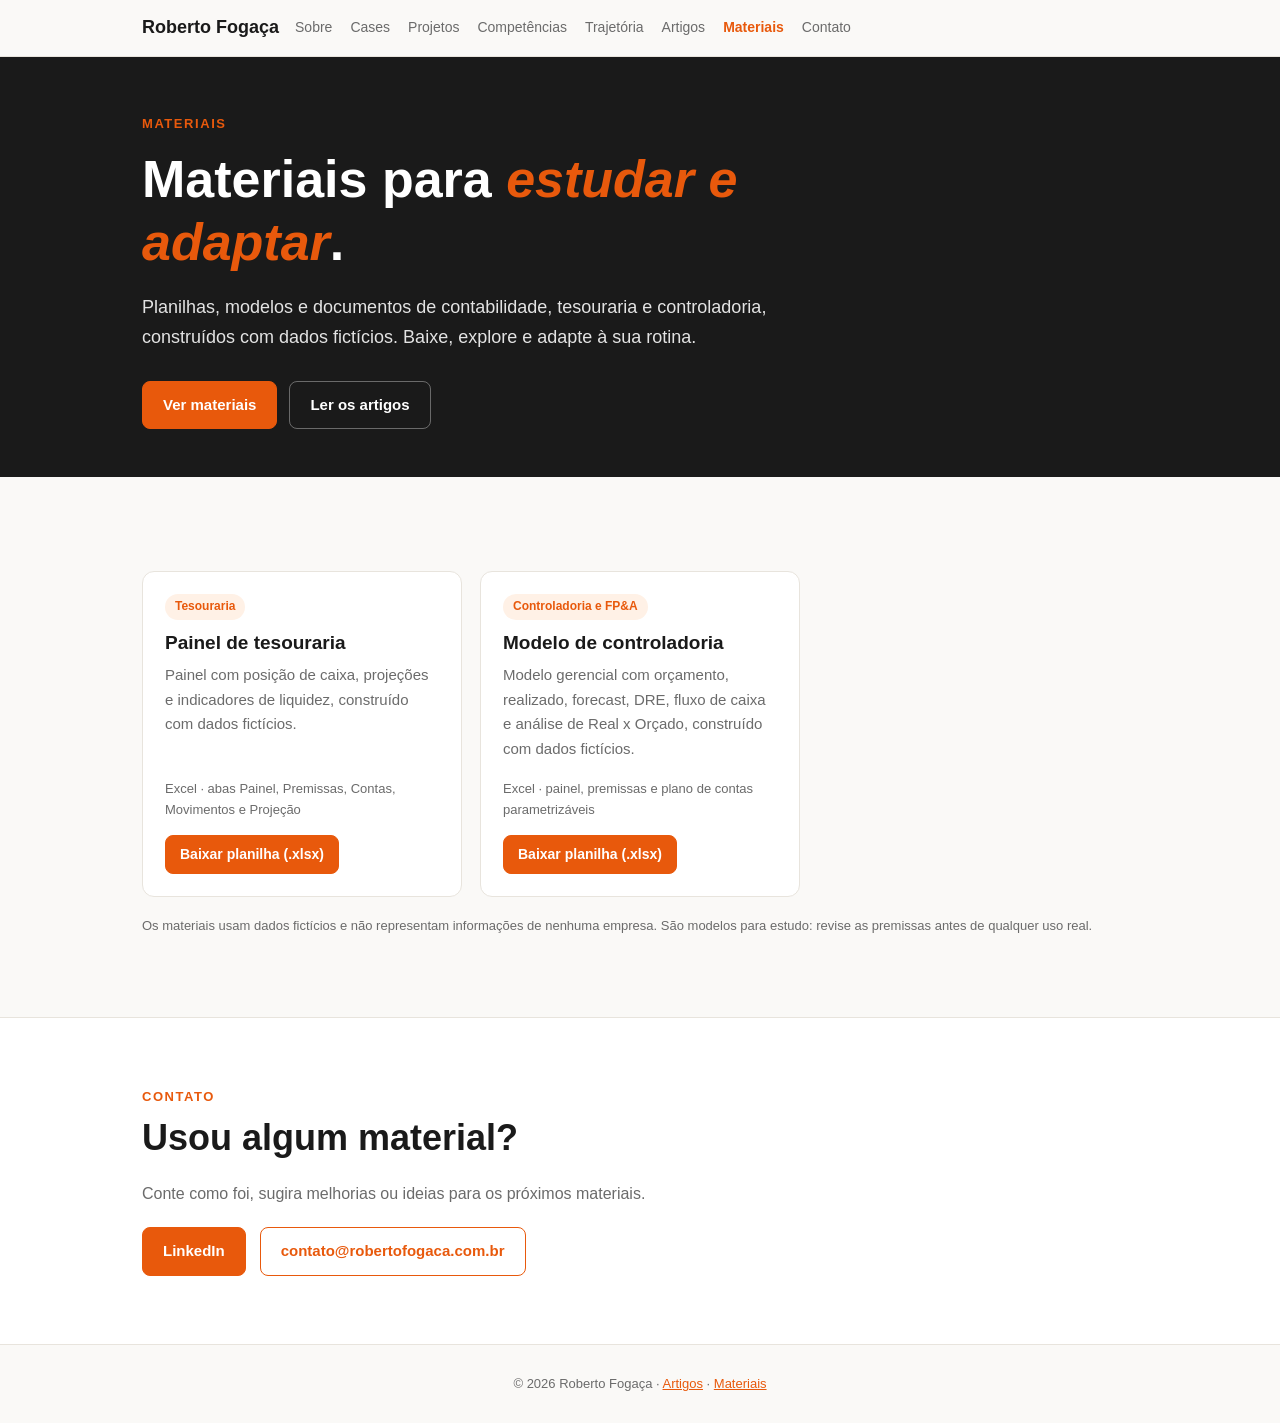
<file: public/materiais.html>
<!DOCTYPE html>
<html lang="pt-BR">
<head>
<!-- Google tag (gtag.js) -->
<script async src="https://www.googletagmanager.com/gtag/js?id=G-20CN7NE9XW"></script>
<script>
  window.dataLayer = window.dataLayer || [];
  function gtag(){dataLayer.push(arguments);}
  gtag('js', new Date());
  gtag('config', 'G-20CN7NE9XW');
</script>
<meta charset="utf-8">
<meta name="viewport" content="width=device-width, initial-scale=1, viewport-fit=cover">
<title>Materiais — Roberto Fogaça</title>
<meta name="description" content="Planilhas, modelos e documentos gratuitos de contabilidade, tesouraria e controladoria, construídos com dados fictícios por Roberto Fogaça.">
<link rel="canonical" href="https://robertofogaca.com.br/materiais">
<meta property="og:type" content="website">
<meta property="og:title" content="Materiais — Roberto Fogaça">
<meta property="og:description" content="Planilhas, modelos e documentos gratuitos de contabilidade, tesouraria e controladoria, construídos com dados fictícios por Roberto Fogaça.">
<meta property="og:image" content="https://robertofogaca.com.br/assets/img/roberto-fogaca.jpg">
<meta property="og:url" content="https://robertofogaca.com.br/materiais">
<link rel="stylesheet" href="assets/css/style.css">
</head>
<body>
<nav><div class="wrap"><b><a href="index.html">Roberto Fogaça</a></b>
<div class="links"><a href="index.html#sobre">Sobre</a><a href="index.html#cases">Cases</a><a href="index.html#projetos">Projetos</a><a href="index.html#competencias">Competências</a><a href="index.html#trajetoria">Trajetória</a><a href="artigos.html">Artigos</a><a href="materiais.html" aria-current="page">Materiais</a><a href="index.html#contato">Contato</a></div></div></nav>

<header class="hero compact"><div class="wrap">
<div class="kicker">Materiais</div>
<h1>Materiais para <em>estudar e adaptar</em>.</h1>
<p class="lead">Planilhas, modelos e documentos de contabilidade, tesouraria e controladoria, construídos com dados fictícios. Baixe, explore e adapte à sua rotina.</p>
<div class="btns"><a class="btn" href="#lista">Ver materiais</a><a class="btn ghost" href="artigos.html">Ler os artigos</a></div>
</div></header>

<section><div class="wrap">

<!--
  =====================================================================
  COMO ADICIONAR UM MATERIAL (planilha, PDF, modelo de documento...)
  1. Coloque o arquivo na pasta downloads/ (nome sem acentos nem espaços).
  2. Copie um bloco <article class="card material"> abaixo e troque:
     a etiqueta, o título, a descrição, a lista de abas e o nome do arquivo.
  No botão, indique o formato: "Baixar planilha (.xlsx)", "Baixar PDF", "Baixar modelo (.docx)".
  Para algo que ainda vai sair, use a etiqueta "Em breve" e apague o botão.
  =====================================================================
-->
<div class="grid" id="lista">

<article class="card material">
<span class="tag">Tesouraria</span>
<h3>Painel de tesouraria</h3>
<p>Painel com posição de caixa, projeções e indicadores de liquidez, construído com dados fictícios.</p>
<div class="meta">Excel · abas Painel, Premissas, Contas, Movimentos e Projeção</div>
<p class="acoes"><a class="btn small" href="downloads/Painel_de_Tesouraria_RF.xlsx" download>Baixar planilha (.xlsx)</a></p>
</article>

<article class="card material">
<span class="tag">Controladoria e FP&amp;A</span>
<h3>Modelo de controladoria</h3>
<p>Modelo gerencial com orçamento, realizado, forecast, DRE, fluxo de caixa e análise de Real x Orçado, construído com dados fictícios.</p>
<div class="meta">Excel · painel, premissas e plano de contas parametrizáveis</div>
<p class="acoes"><a class="btn small" href="downloads/Controladoria_Modelo_RF.xlsx" download>Baixar planilha (.xlsx)</a></p>
</article>


</div>
<p class="note">Os materiais usam dados fictícios e não representam informações de nenhuma empresa. São modelos para estudo: revise as premissas antes de qualquer uso real.</p>
</div></section>

<section class="alt" id="contato"><div class="wrap">
<div class="eyebrow">Contato</div>
<h2>Usou algum material?</h2>
<p style="color:var(--muted);max-width:620px">Conte como foi, sugira melhorias ou ideias para os próximos materiais.</p>
<div class="contact"><a class="btn" href="https://www.linkedin.com/in/robertodfogaca" rel="noopener">LinkedIn</a><a class="btn outline" href="mailto:contato@robertofogaca.com.br">contato@robertofogaca.com.br</a></div>
</div></section>

<footer><div class="wrap">© 2026 Roberto Fogaça · <a href="artigos.html">Artigos</a> · <a href="materiais.html">Materiais</a></div></footer>
</body>
</html>
</file>
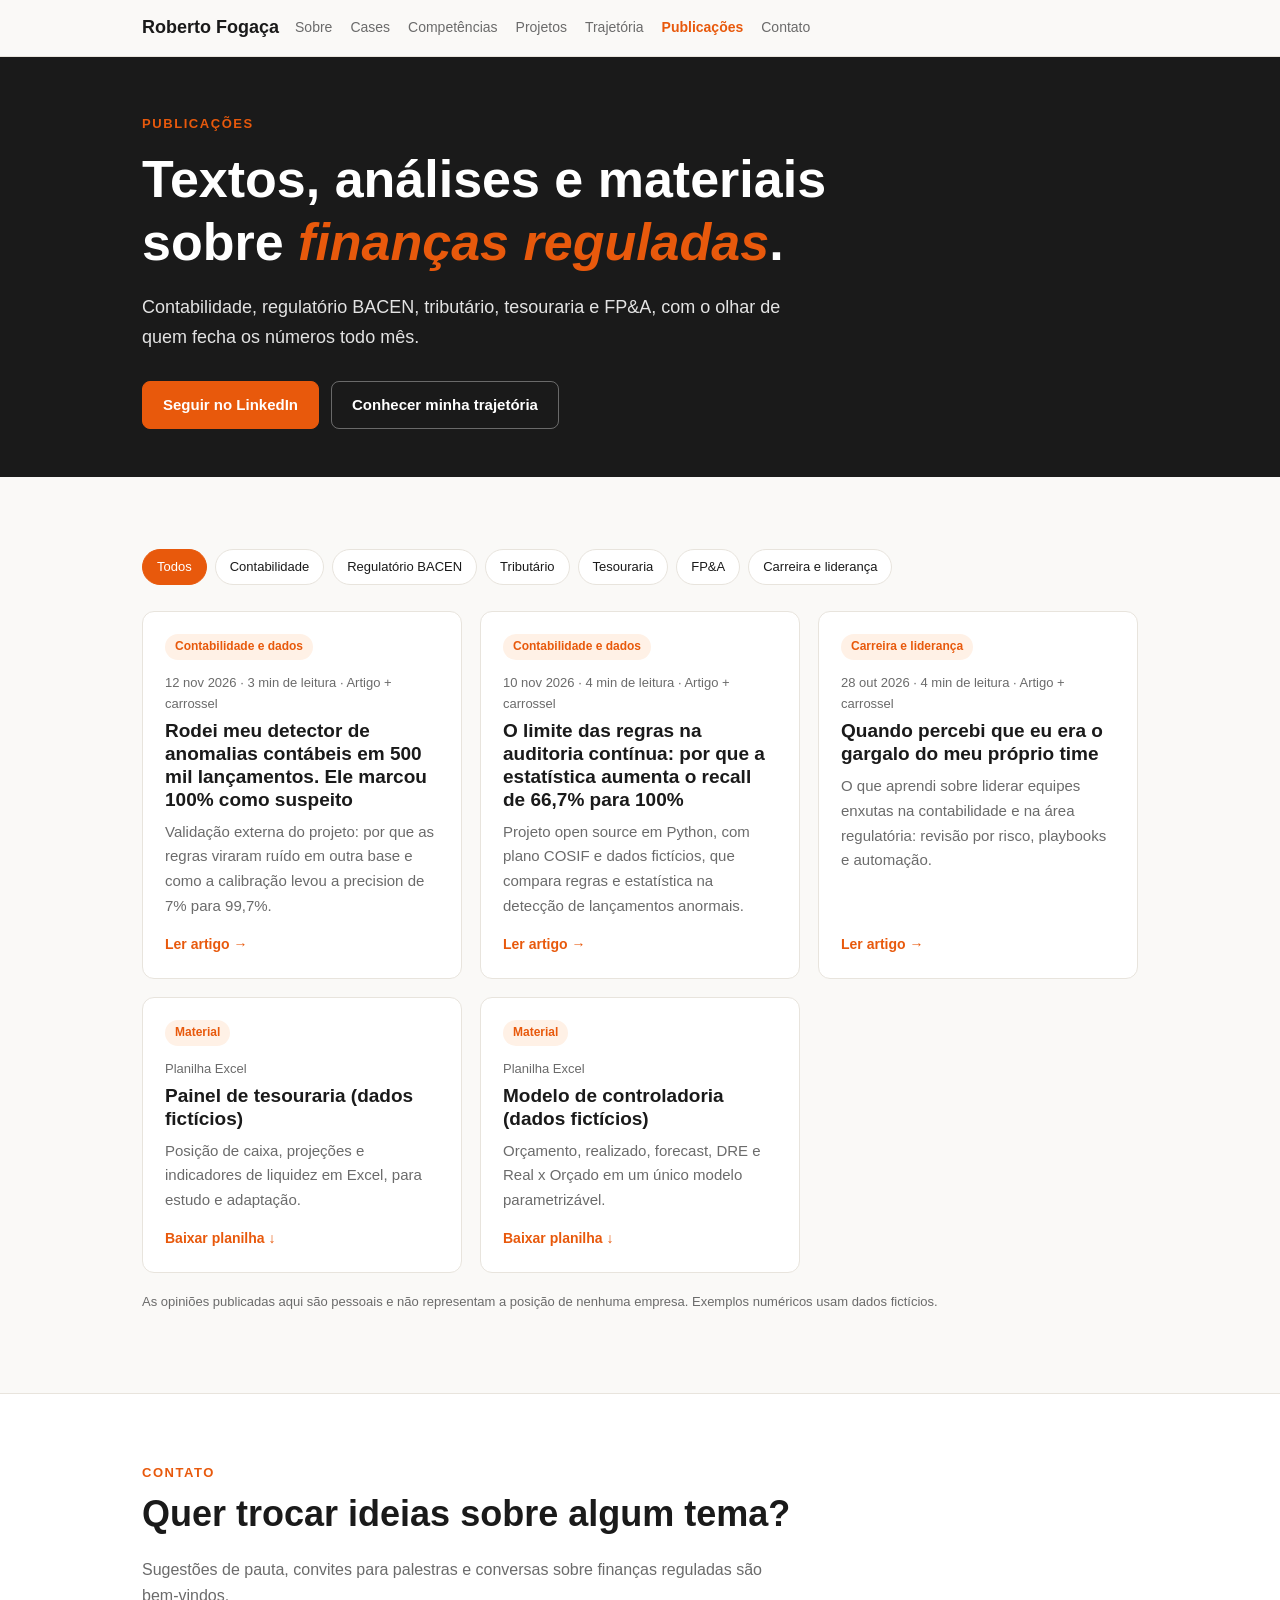
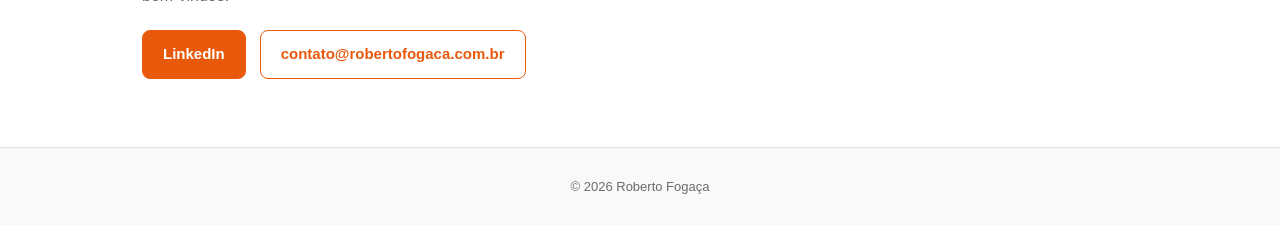
<file: public/publicacoes.html>
<!DOCTYPE html>
<html lang="pt-BR">
<head>
<!-- Google tag (gtag.js) -->
<script async src="https://www.googletagmanager.com/gtag/js?id=G-20CN7NE9XW"></script>
<script>
  window.dataLayer = window.dataLayer || [];
  function gtag(){dataLayer.push(arguments);}
  gtag('js', new Date());
  gtag('config', 'G-20CN7NE9XW');
</script>
<meta charset="utf-8">
<meta name="viewport" content="width=device-width, initial-scale=1, viewport-fit=cover">
<title>Publicações — Roberto Fogaça</title>
<meta name="description" content="Artigos, posts e materiais de Roberto Fogaça sobre contabilidade, regulatório BACEN, tributário, tesouraria e FP&A.">
<link rel="canonical" href="https://robertofogaca.com.br/publicacoes">
<meta property="og:type" content="website">
<meta property="og:title" content="Publicações — Roberto Fogaça">
<meta property="og:description" content="Artigos, posts e materiais de Roberto Fogaça sobre contabilidade, regulatório BACEN, tributário, tesouraria e FP&A em instituições reguladas.">
<meta property="og:image" content="https://robertofogaca.com.br/assets/img/roberto-fogaca.jpg">
<meta property="og:url" content="https://robertofogaca.com.br/publicacoes">
<link rel="stylesheet" href="assets/css/style.css">
</head>
<body>
<nav><div class="wrap"><b><a href="index.html">Roberto Fogaça</a></b>
<div class="links"><a href="index.html#sobre">Sobre</a><a href="index.html#cases">Cases</a><a href="index.html#competencias">Competências</a><a href="index.html#projetos">Projetos</a><a href="index.html#trajetoria">Trajetória</a><a href="publicacoes.html" aria-current="page">Publicações</a><a href="index.html#contato">Contato</a></div></div></nav>

<header class="hero compact"><div class="wrap">
<div class="kicker">Publicações</div>
<h1>Textos, análises e materiais sobre <em>finanças reguladas</em>.</h1>
<p class="lead">Contabilidade, regulatório BACEN, tributário, tesouraria e FP&amp;A, com o olhar de quem fecha os números todo mês.</p>
<div class="btns"><a class="btn" href="https://www.linkedin.com/in/robertodfogaca" rel="noopener" target="_blank">Seguir no LinkedIn</a><a class="btn ghost" href="index.html">Conhecer minha trajetória</a></div>
</div></header>

<section><div class="wrap">

<!-- FILTROS: o texto de data-filter precisa ser igual ao data-cat dos cards -->
<div class="filters" role="group" aria-label="Filtrar por tema">
<button type="button" data-filter="todos" aria-pressed="true">Todos</button>
<button type="button" data-filter="contabilidade" aria-pressed="false">Contabilidade</button>
<button type="button" data-filter="regulatorio" aria-pressed="false">Regulatório BACEN</button>
<button type="button" data-filter="tributario" aria-pressed="false">Tributário</button>
<button type="button" data-filter="tesouraria" aria-pressed="false">Tesouraria</button>
<button type="button" data-filter="fpa" aria-pressed="false">FP&amp;A</button>
<button type="button" data-filter="carreira" aria-pressed="false">Carreira e liderança</button>
</div>

<!--
  =====================================================================
  COMO ADICIONAR UMA PUBLICAÇÃO
  Copie um dos blocos <article> abaixo e cole no TOPO da lista (mais recente primeiro).
  Troque: data-cat, a etiqueta (tag), a data, o título, o link e o resumo.

  Três tipos de card:
   1) Artigo no site  -> link para publicacoes/nome-do-artigo.html  | "Ler artigo →"
   2) Post LinkedIn   -> link do post, target="_blank"             | "Ver no LinkedIn ↗"  | tag class="tag linkedin"
   3) Download/vídeo  -> link do arquivo ou do vídeo                | tag class="tag video" para YouTube
  =====================================================================
-->
<div class="grid" id="lista">

<article class="card post" data-cat="contabilidade">
<span class="tag">Contabilidade e dados</span>
<div class="meta">12 nov 2026 · 3 min de leitura · Artigo + carrossel</div>
<h3><a href="publicacoes/validacao-500-mil-lancamentos.html">Rodei meu detector de anomalias contábeis em 500 mil lançamentos. Ele marcou 100% como suspeito</a></h3>
<p>Validação externa do projeto: por que as regras viraram ruído em outra base e como a calibração levou a precision de 7% para 99,7%.</p>
<span class="more">Ler artigo →</span>
</article>

<article class="card post" data-cat="contabilidade">
<span class="tag">Contabilidade e dados</span>
<div class="meta">10 nov 2026 · 4 min de leitura · Artigo + carrossel</div>
<h3><a href="publicacoes/regras-vs-estatistica.html">O limite das regras na auditoria contínua: por que a estatística aumenta o recall de 66,7% para 100%</a></h3>
<p>Projeto open source em Python, com plano COSIF e dados fictícios, que compara regras e estatística na detecção de lançamentos anormais.</p>
<span class="more">Ler artigo →</span>
</article>


<article class="card post" data-cat="carreira">
<span class="tag">Carreira e liderança</span>
<div class="meta">28 out 2026 · 4 min de leitura · Artigo + carrossel</div>
<h3><a href="publicacoes/gargalo-do-time.html">Quando percebi que eu era o gargalo do meu próprio time</a></h3>
<p>O que aprendi sobre liderar equipes enxutas na contabilidade e na área regulatória: revisão por risco, playbooks e automação.</p>
<span class="more">Ler artigo →</span>
</article>

<!-- TIPO 3: material para download -->
<article class="card post" data-cat="tesouraria">
<span class="tag">Material</span>
<div class="meta">Planilha Excel</div>
<h3><a href="downloads/Painel_de_Tesouraria_RF.xlsx" download>Painel de tesouraria (dados fictícios)</a></h3>
<p>Posição de caixa, projeções e indicadores de liquidez em Excel, para estudo e adaptação.</p>
<span class="more">Baixar planilha ↓</span>
</article>

<article class="card post" data-cat="fpa">
<span class="tag">Material</span>
<div class="meta">Planilha Excel</div>
<h3><a href="downloads/Controladoria_Modelo_RF.xlsx" download>Modelo de controladoria (dados fictícios)</a></h3>
<p>Orçamento, realizado, forecast, DRE e Real x Orçado em um único modelo parametrizável.</p>
<span class="more">Baixar planilha ↓</span>
</article>

</div>
<p class="empty" id="vazio">Ainda não há publicações neste tema. Em breve.</p>
<p class="note">As opiniões publicadas aqui são pessoais e não representam a posição de nenhuma empresa. Exemplos numéricos usam dados fictícios.</p>
</div></section>

<section class="alt" id="contato"><div class="wrap">
<div class="eyebrow">Contato</div>
<h2>Quer trocar ideias sobre algum tema?</h2>
<p style="color:var(--muted);max-width:620px">Sugestões de pauta, convites para palestras e conversas sobre finanças reguladas são bem-vindos.</p>
<div class="contact"><a class="btn" href="https://www.linkedin.com/in/robertodfogaca" rel="noopener">LinkedIn</a><a class="btn outline" href="mailto:contato@robertofogaca.com.br">contato@robertofogaca.com.br</a></div>
</div></section>

<footer><div class="wrap">© 2026 Roberto Fogaça</div></footer>

<script>
// Filtro por tema (não precisa mexer)
(function(){
  var botoes=document.querySelectorAll('.filters button');
  var cards=document.querySelectorAll('#lista .post');
  var vazio=document.getElementById('vazio');
  botoes.forEach(function(b){
    b.addEventListener('click',function(){
      var f=b.getAttribute('data-filter'), n=0;
      botoes.forEach(function(x){x.setAttribute('aria-pressed',x===b?'true':'false');});
      cards.forEach(function(c){
        var ok=f==='todos'||c.getAttribute('data-cat')===f;
        c.style.display=ok?'':'none'; if(ok)n++;
      });
      vazio.style.display=n?'none':'block';
    });
  });
})();
</script>
</body>
</html>
</file>
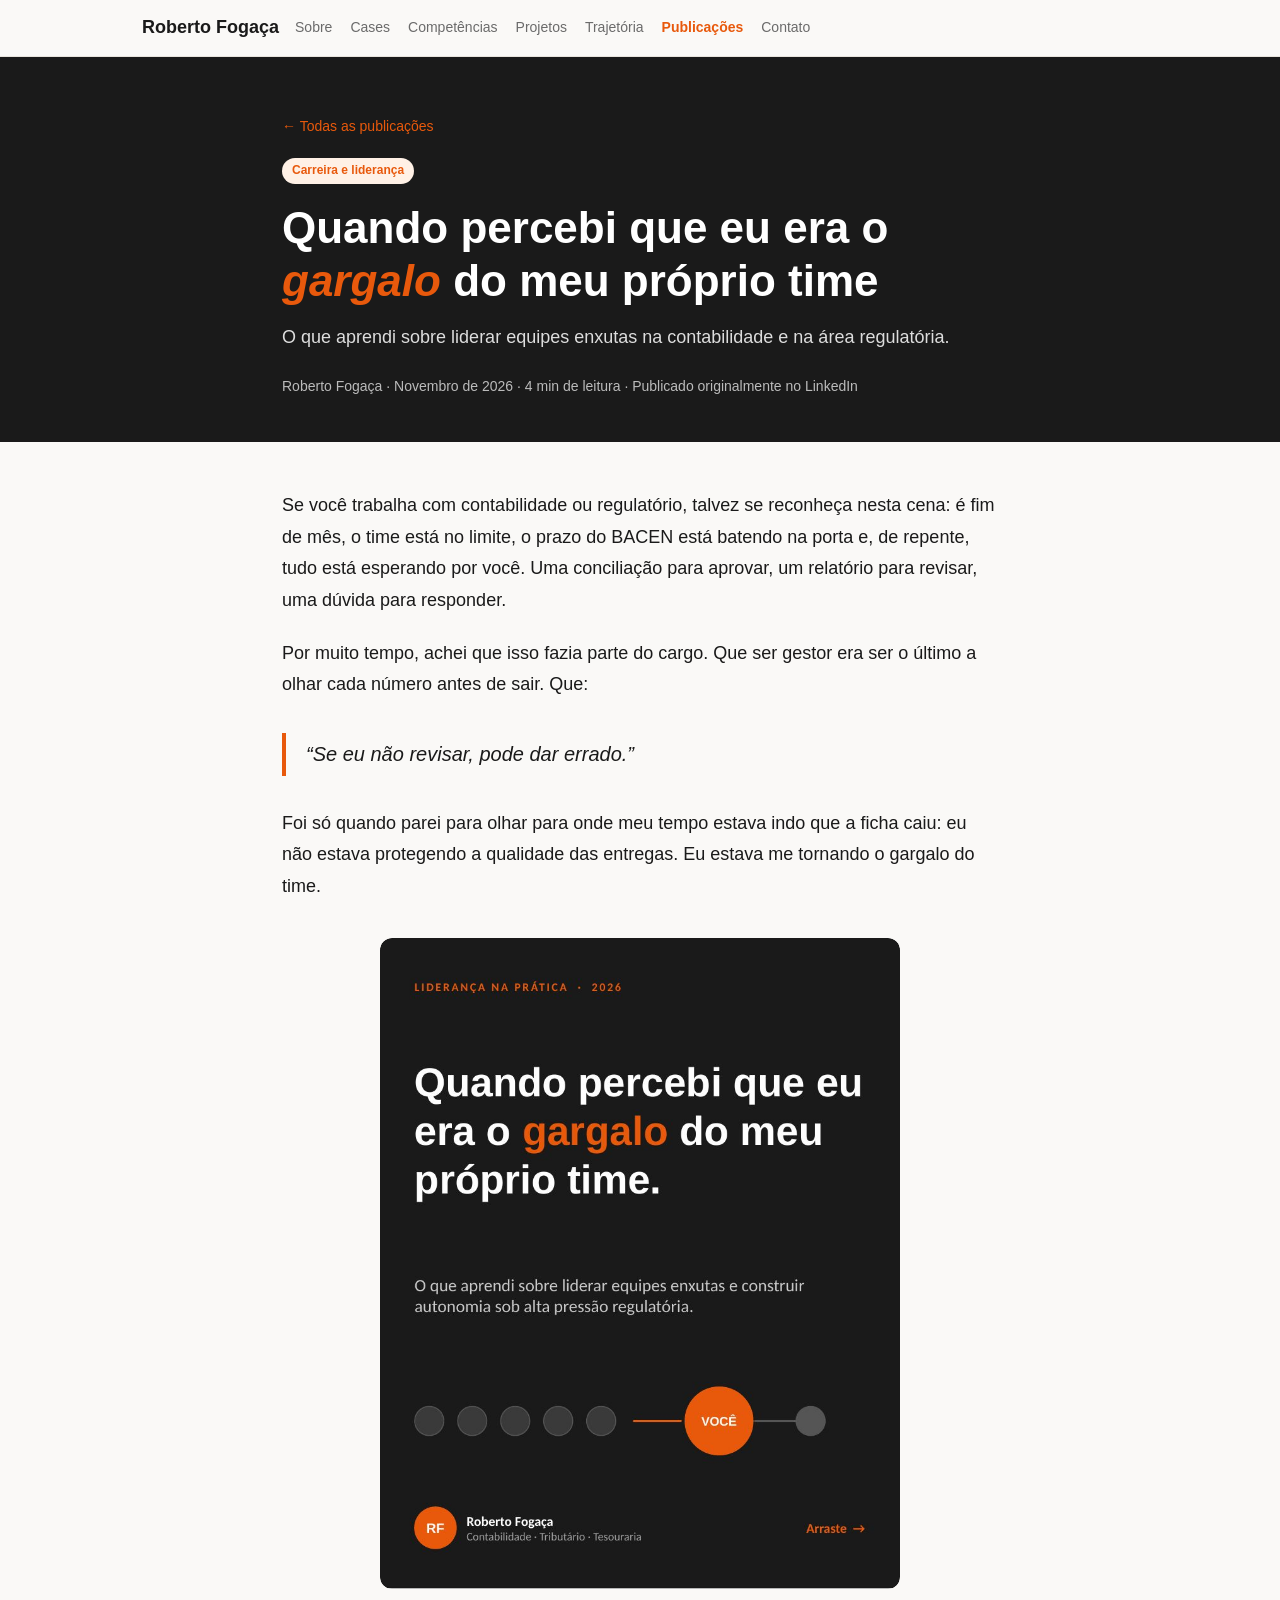
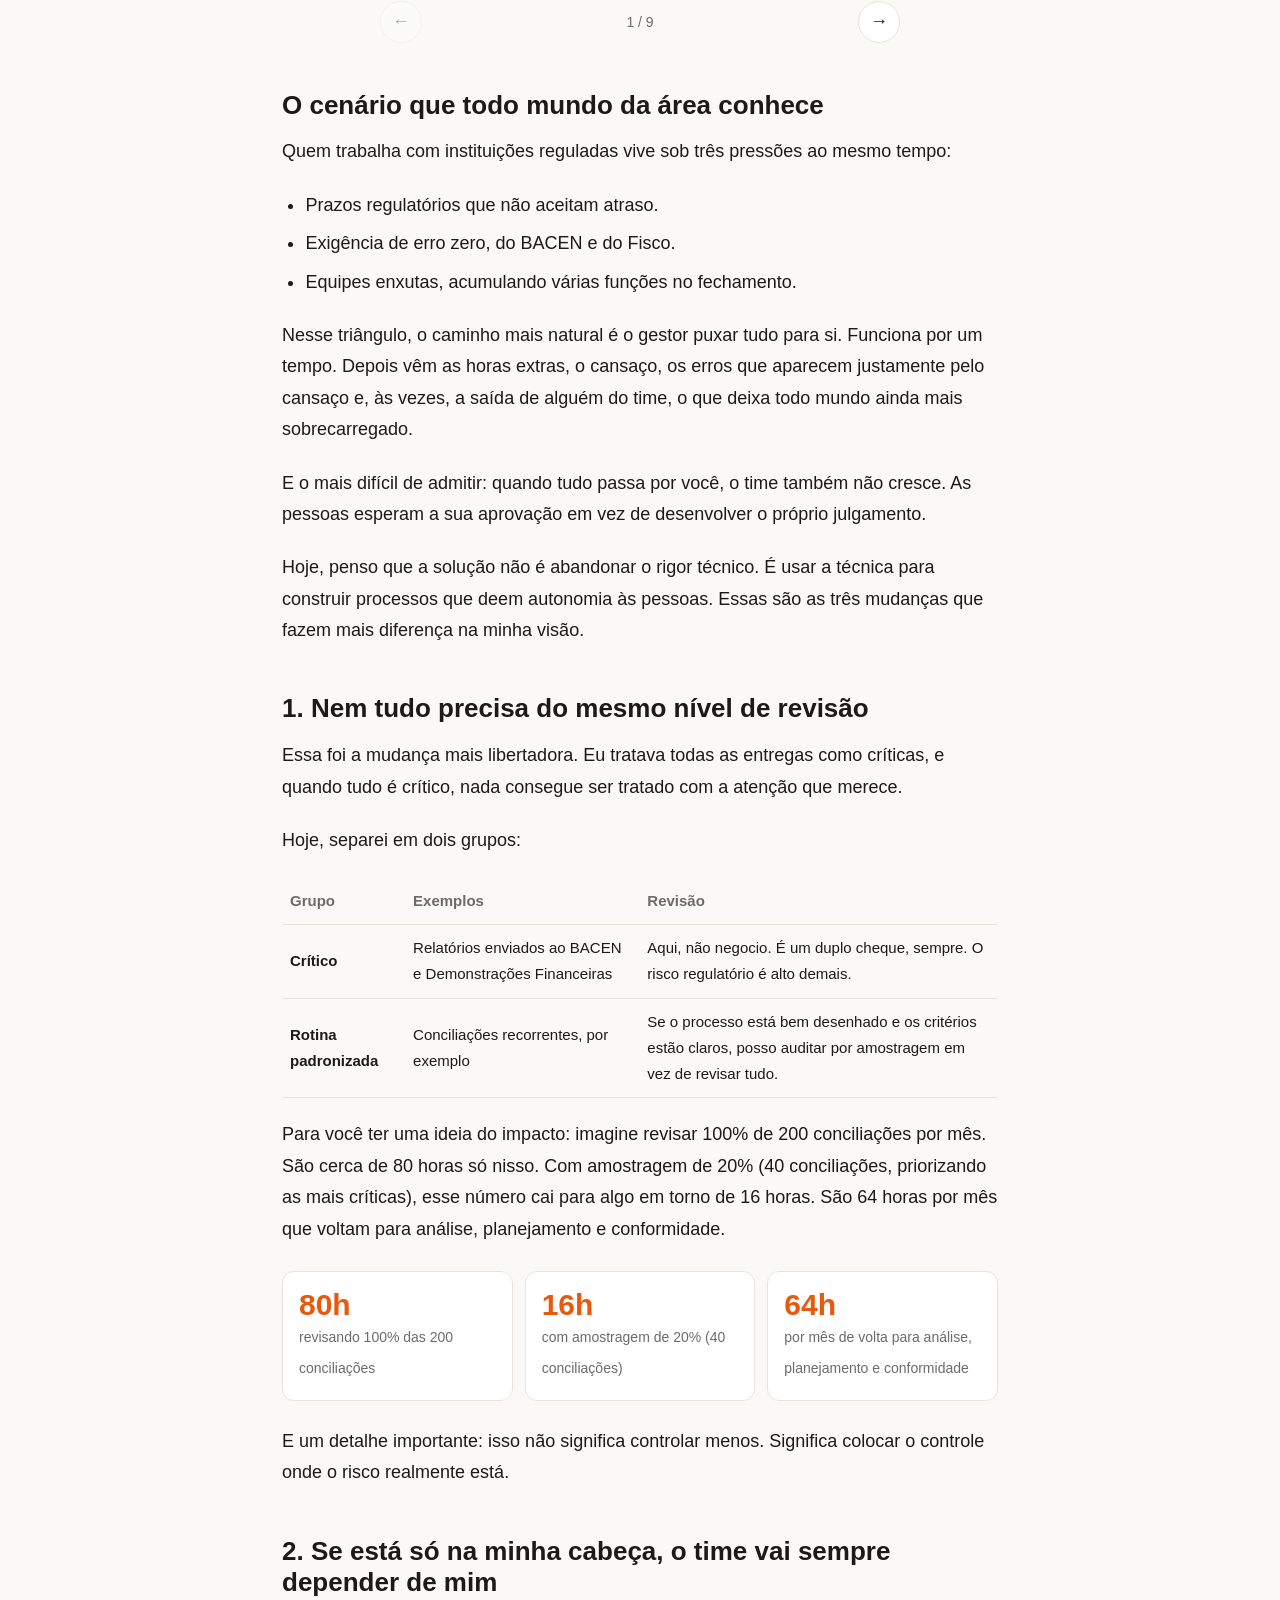
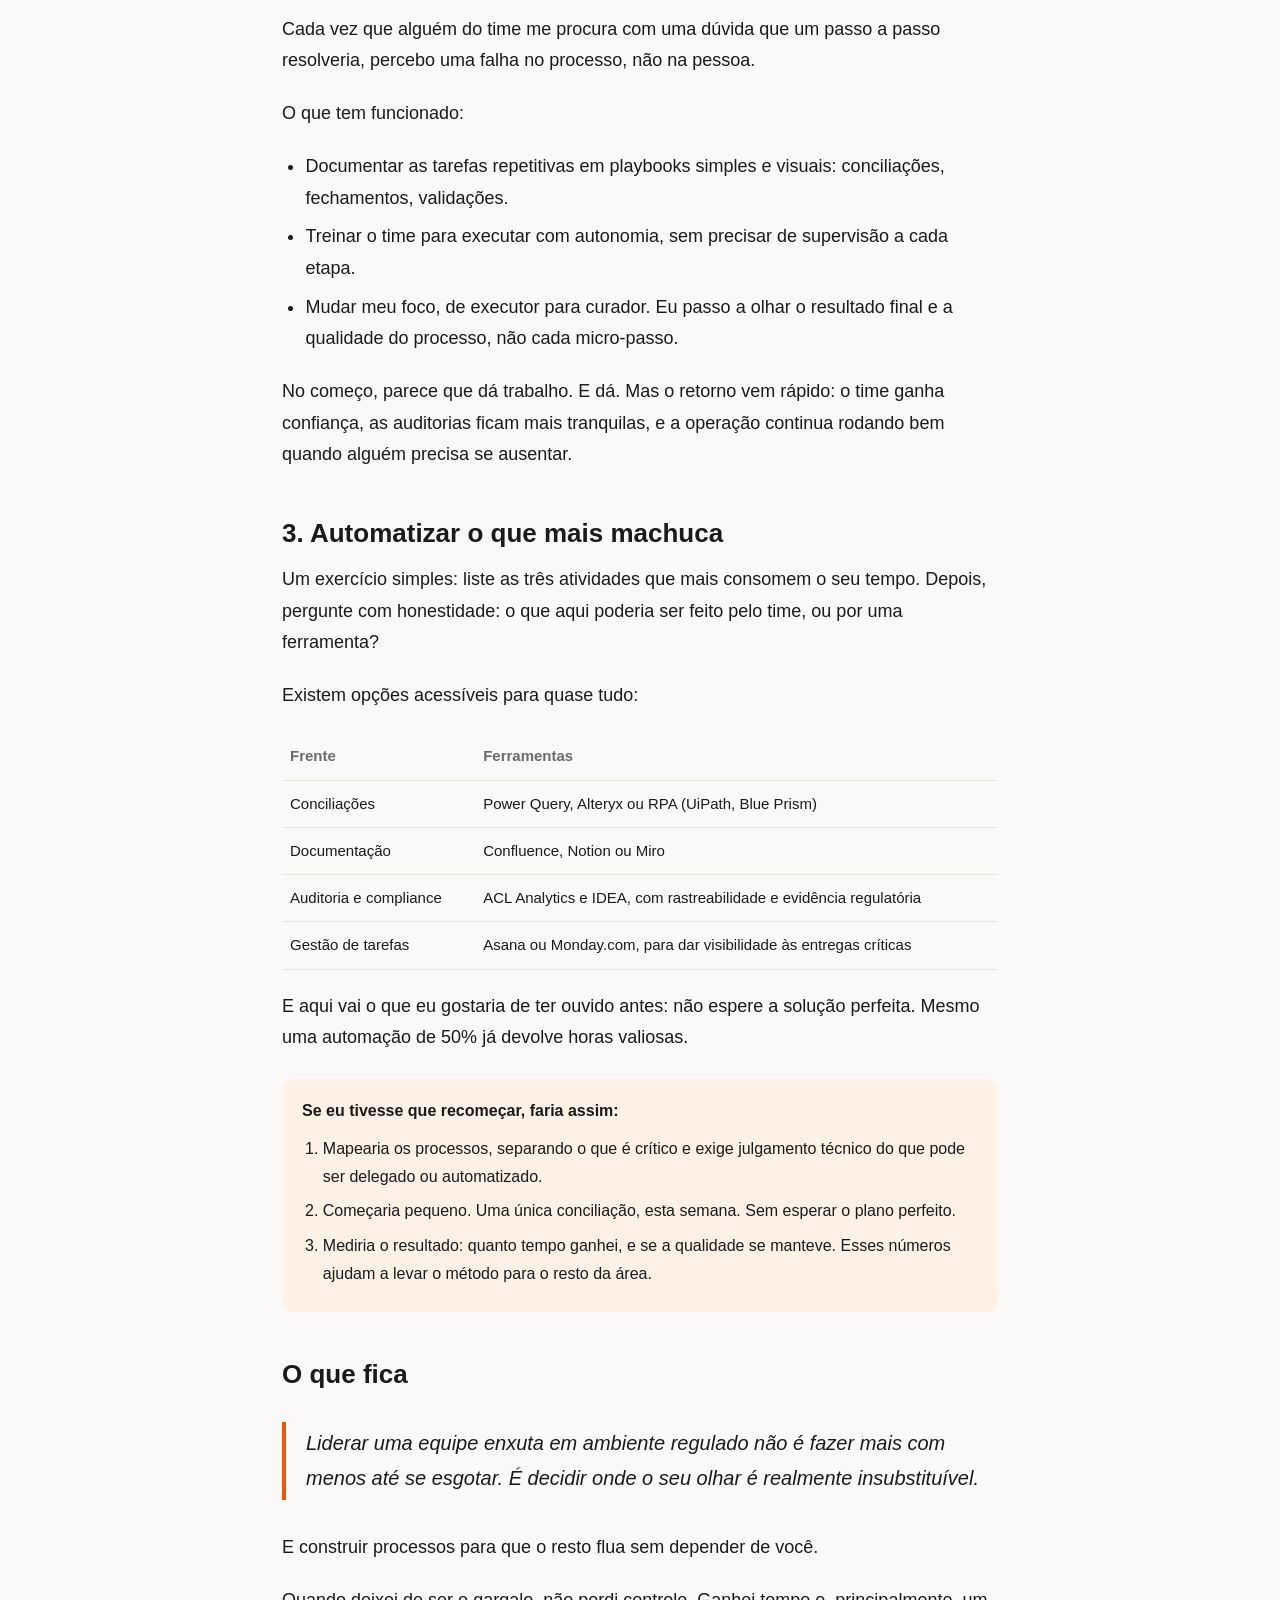
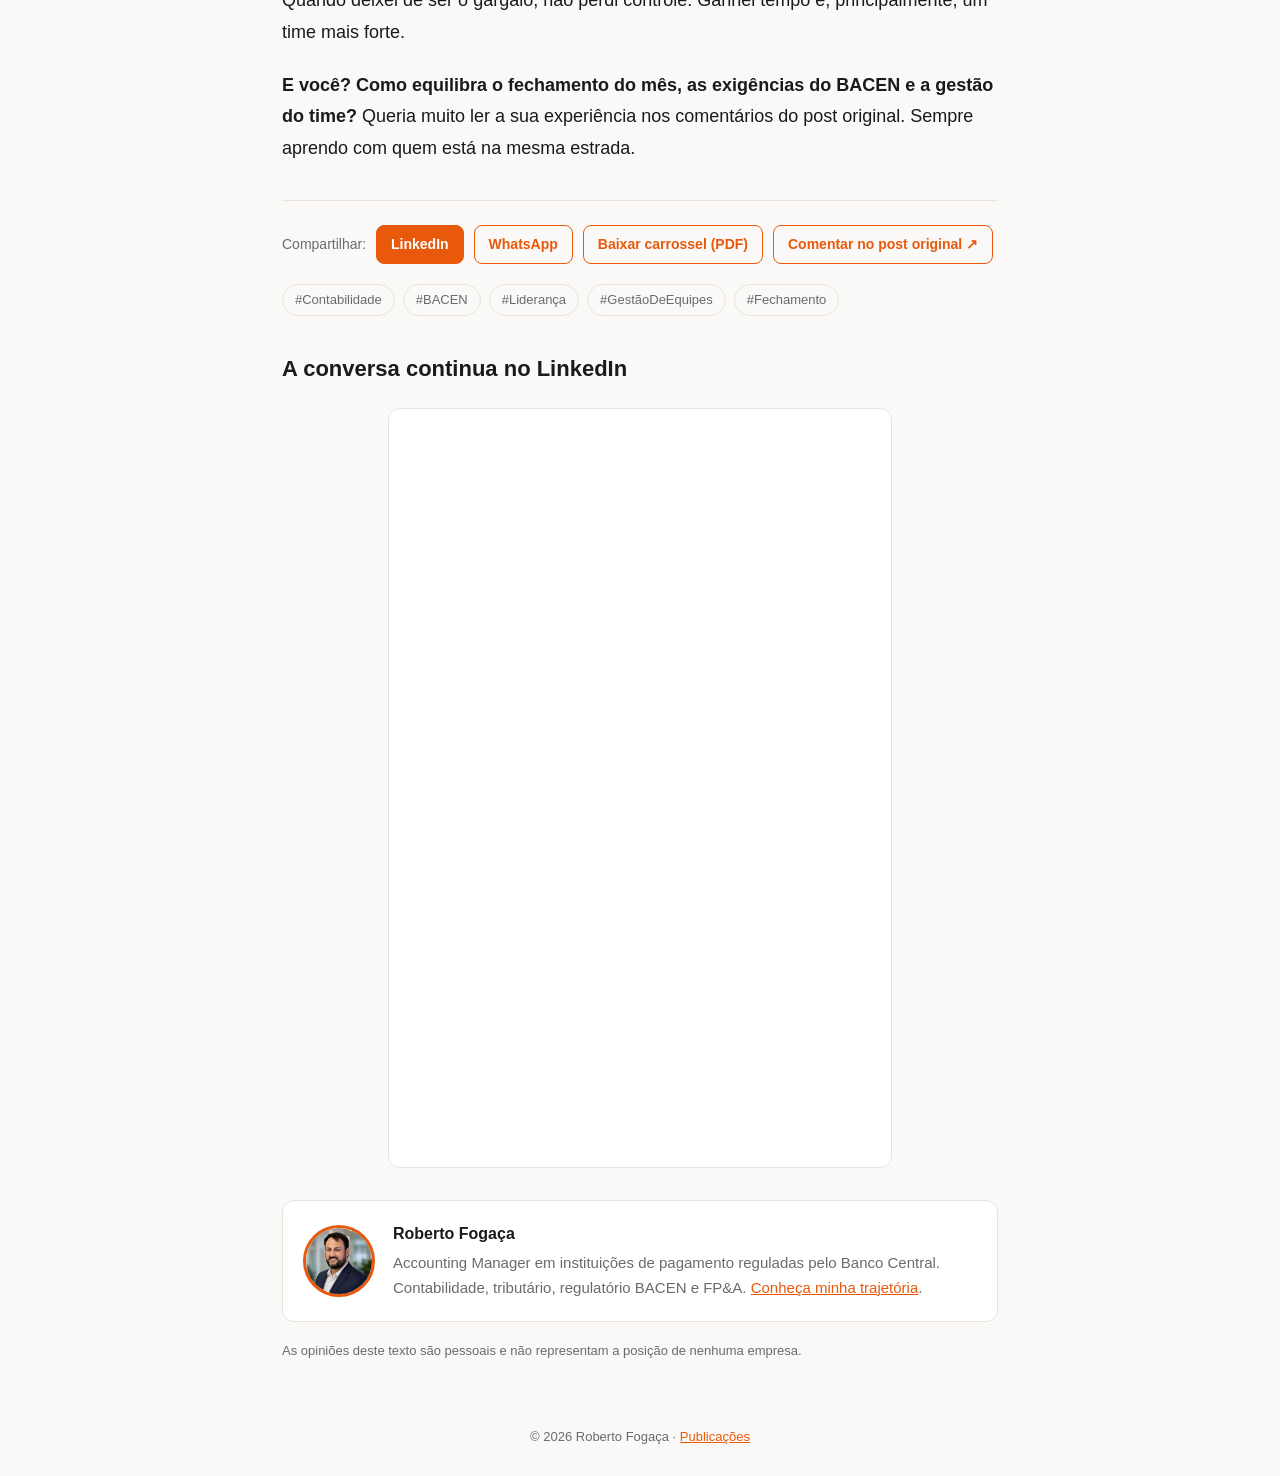
<file: publicacoes/gargalo-do-time.html>
<!DOCTYPE html>
<html lang="pt-BR">
<head>
<!-- Google tag (gtag.js) -->
<script async src="https://www.googletagmanager.com/gtag/js?id=G-20CN7NE9XW"></script>
<script>
  window.dataLayer = window.dataLayer || [];
  function gtag(){dataLayer.push(arguments);}
  gtag('js', new Date());
  gtag('config', 'G-20CN7NE9XW');
</script>
<meta charset="utf-8">
<meta name="viewport" content="width=device-width, initial-scale=1, viewport-fit=cover">
<title>Quando percebi que eu era o gargalo do meu próprio time — Roberto Fogaça</title>
<meta name="description" content="Três mudanças que tiraram o gestor do caminho no fechamento contábil de empresas reguladas: matriz de risco nas revisões, playbooks e automação.">
<link rel="canonical" href="https://robertofogaca.com.br/publicacoes/gargalo-do-time.html">
<meta property="og:type" content="article">
<meta property="og:title" content="Quando percebi que eu era o gargalo do meu próprio time">
<meta property="og:description" content="Três mudanças que tiraram o gestor do caminho no fechamento contábil de empresas reguladas.">
<meta property="og:url" content="https://robertofogaca.com.br/publicacoes/gargalo-do-time.html">
<meta property="og:image" content="https://robertofogaca.com.br/assets/img/publicacoes/gargalo-1.jpg">
<link rel="stylesheet" href="../assets/css/style.css">
</head>
<body>
<nav><div class="wrap"><b><a href="../index.html">Roberto Fogaça</a></b>
<div class="links"><a href="../index.html#sobre">Sobre</a><a href="../index.html#cases">Cases</a><a href="../index.html#competencias">Competências</a><a href="../index.html#projetos">Projetos</a><a href="../index.html#trajetoria">Trajetória</a><a href="../publicacoes.html" aria-current="page">Publicações</a><a href="../index.html#contato">Contato</a></div></div></nav>

<header class="article-head"><div class="wrap">
<a class="back" href="../publicacoes.html">← Todas as publicações</a>
<div><span class="tag">Carreira e liderança</span></div>
<h1>Quando percebi que eu era o <em style="color:var(--accent)">gargalo</em> do meu próprio time</h1>
<p class="sub">O que aprendi sobre liderar equipes enxutas na contabilidade e na área regulatória.</p>
<div class="meta">Roberto Fogaça · Novembro de 2026 · 4 min de leitura · Publicado originalmente no LinkedIn</div>
</div></header>

<main class="prose-wrap">
<article class="prose">

<p>Se você trabalha com contabilidade ou regulatório, talvez se reconheça nesta cena: é fim de mês, o time está no limite, o prazo do BACEN está batendo na porta e, de repente, tudo está esperando por você. Uma conciliação para aprovar, um relatório para revisar, uma dúvida para responder.</p>

<p>Por muito tempo, achei que isso fazia parte do cargo. Que ser gestor era ser o último a olhar cada número antes de sair. Que:</p>

<blockquote>“Se eu não revisar, pode dar errado.”</blockquote>

<p>Foi só quando parei para olhar para onde meu tempo estava indo que a ficha caiu: eu não estava protegendo a qualidade das entregas. Eu estava me tornando o gargalo do time.</p>

<!-- Carrossel: as imagens ficam em assets/img/publicacoes/ -->
<div class="carousel" aria-label="Carrossel publicado no LinkedIn">
<div class="slides" id="slides" tabindex="0">
<img src="../assets/img/publicacoes/gargalo-1.jpg" alt="Capa: Quando percebi que eu era o gargalo do meu próprio time" width="825" height="1031">
<img src="../assets/img/publicacoes/gargalo-2.jpg" alt="O diagnóstico: a armadilha do fechamento" width="825" height="1031" loading="lazy">
<img src="../assets/img/publicacoes/gargalo-3.jpg" alt="As três pressões: o triângulo crítico" width="825" height="1031" loading="lazy">
<img src="../assets/img/publicacoes/gargalo-4.jpg" alt="Mudança 1: nem tudo precisa do mesmo nível de revisão" width="825" height="1031" loading="lazy">
<img src="../assets/img/publicacoes/gargalo-5.jpg" alt="A matemática da amostragem: de 80h para 16h" width="825" height="1031" loading="lazy">
<img src="../assets/img/publicacoes/gargalo-6.jpg" alt="Mudança 2: de executor para curador" width="825" height="1031" loading="lazy">
<img src="../assets/img/publicacoes/gargalo-7.jpg" alt="Mudança 3: automatize onde mais dói" width="825" height="1031" loading="lazy">
<img src="../assets/img/publicacoes/gargalo-8.jpg" alt="Plano de execução: mapear, testar, medir" width="825" height="1031" loading="lazy">
<img src="../assets/img/publicacoes/gargalo-9.jpg" alt="Síntese final" width="825" height="1031" loading="lazy">
</div>
<div class="carousel-ctrl">
<button type="button" id="prev" aria-label="Slide anterior">←</button>
<span id="count">1 / 9</span>
<button type="button" id="next" aria-label="Próximo slide">→</button>
</div>
</div>

<h2>O cenário que todo mundo da área conhece</h2>
<p>Quem trabalha com instituições reguladas vive sob três pressões ao mesmo tempo:</p>
<ul>
<li>Prazos regulatórios que não aceitam atraso.</li>
<li>Exigência de erro zero, do BACEN e do Fisco.</li>
<li>Equipes enxutas, acumulando várias funções no fechamento.</li>
</ul>
<p>Nesse triângulo, o caminho mais natural é o gestor puxar tudo para si. Funciona por um tempo. Depois vêm as horas extras, o cansaço, os erros que aparecem justamente pelo cansaço e, às vezes, a saída de alguém do time, o que deixa todo mundo ainda mais sobrecarregado.</p>
<p>E o mais difícil de admitir: quando tudo passa por você, o time também não cresce. As pessoas esperam a sua aprovação em vez de desenvolver o próprio julgamento.</p>
<p>Hoje, penso que a solução não é abandonar o rigor técnico. É usar a técnica para construir processos que deem autonomia às pessoas. Essas são as três mudanças que fazem mais diferença na minha visão.</p>

<h2>1. Nem tudo precisa do mesmo nível de revisão</h2>
<p>Essa foi a mudança mais libertadora. Eu tratava todas as entregas como críticas, e quando tudo é crítico, nada consegue ser tratado com a atenção que merece.</p>
<p>Hoje, separei em dois grupos:</p>
<table>
<thead><tr><th>Grupo</th><th>Exemplos</th><th>Revisão</th></tr></thead>
<tbody>
<tr><td><b>Crítico</b></td><td>Relatórios enviados ao BACEN e Demonstrações Financeiras</td><td>Aqui, não negocio. É um duplo cheque, sempre. O risco regulatório é alto demais.</td></tr>
<tr><td><b>Rotina padronizada</b></td><td>Conciliações recorrentes, por exemplo</td><td>Se o processo está bem desenhado e os critérios estão claros, posso auditar por amostragem em vez de revisar tudo.</td></tr>
</tbody>
</table>
<p>Para você ter uma ideia do impacto: imagine revisar 100% de 200 conciliações por mês. São cerca de 80 horas só nisso. Com amostragem de 20% (40 conciliações, priorizando as mais críticas), esse número cai para algo em torno de 16 horas. São 64 horas por mês que voltam para análise, planejamento e conformidade.</p>
<div class="stat-row">
<div><b>80h</b><span>revisando 100% das 200 conciliações</span></div>
<div><b>16h</b><span>com amostragem de 20% (40 conciliações)</span></div>
<div><b>64h</b><span>por mês de volta para análise, planejamento e conformidade</span></div>
</div>
<p>E um detalhe importante: isso não significa controlar menos. Significa colocar o controle onde o risco realmente está.</p>

<h2>2. Se está só na minha cabeça, o time vai sempre depender de mim</h2>
<p>Cada vez que alguém do time me procura com uma dúvida que um passo a passo resolveria, percebo uma falha no processo, não na pessoa.</p>
<p>O que tem funcionado:</p>
<ul>
<li>Documentar as tarefas repetitivas em playbooks simples e visuais: conciliações, fechamentos, validações.</li>
<li>Treinar o time para executar com autonomia, sem precisar de supervisão a cada etapa.</li>
<li>Mudar meu foco, de executor para curador. Eu passo a olhar o resultado final e a qualidade do processo, não cada micro-passo.</li>
</ul>
<p>No começo, parece que dá trabalho. E dá. Mas o retorno vem rápido: o time ganha confiança, as auditorias ficam mais tranquilas, e a operação continua rodando bem quando alguém precisa se ausentar.</p>

<h2>3. Automatizar o que mais machuca</h2>
<p>Um exercício simples: liste as três atividades que mais consomem o seu tempo. Depois, pergunte com honestidade: o que aqui poderia ser feito pelo time, ou por uma ferramenta?</p>
<p>Existem opções acessíveis para quase tudo:</p>
<table>
<thead><tr><th>Frente</th><th>Ferramentas</th></tr></thead>
<tbody>
<tr><td>Conciliações</td><td>Power Query, Alteryx ou RPA (UiPath, Blue Prism)</td></tr>
<tr><td>Documentação</td><td>Confluence, Notion ou Miro</td></tr>
<tr><td>Auditoria e compliance</td><td>ACL Analytics e IDEA, com rastreabilidade e evidência regulatória</td></tr>
<tr><td>Gestão de tarefas</td><td>Asana ou Monday.com, para dar visibilidade às entregas críticas</td></tr>
</tbody>
</table>
<p>E aqui vai o que eu gostaria de ter ouvido antes: não espere a solução perfeita. Mesmo uma automação de 50% já devolve horas valiosas.</p>

<div class="callout"><b>Se eu tivesse que recomeçar, faria assim:</b>
<ol style="margin:.6em 0 0">
<li>Mapearia os processos, separando o que é crítico e exige julgamento técnico do que pode ser delegado ou automatizado.</li>
<li>Começaria pequeno. Uma única conciliação, esta semana. Sem esperar o plano perfeito.</li>
<li>Mediria o resultado: quanto tempo ganhei, e se a qualidade se manteve. Esses números ajudam a levar o método para o resto da área.</li>
</ol></div>

<h2>O que fica</h2>
<blockquote>Liderar uma equipe enxuta em ambiente regulado não é fazer mais com menos até se esgotar. É decidir onde o seu olhar é realmente insubstituível.</blockquote>
<p>E construir processos para que o resto flua sem depender de você.</p>
<p>Quando deixei de ser o gargalo, não perdi controle. Ganhei tempo e, principalmente, um time mais forte.</p>
<p><b>E você? Como equilibra o fechamento do mês, as exigências do BACEN e a gestão do time?</b> Queria muito ler a sua experiência nos comentários do post original. Sempre aprendo com quem está na mesma estrada.</p>

</article>

<div class="share">
<span>Compartilhar:</span>
<a class="btn small" target="_blank" rel="noopener" href="https://www.linkedin.com/sharing/share-offsite/?url=https%3A%2F%2Frobertofogaca.com.br%2Fpublicacoes%2Fgargalo-do-time.html">LinkedIn</a>
<a class="btn small outline" target="_blank" rel="noopener" href="https://wa.me/?text=Quando%20percebi%20que%20eu%20era%20o%20gargalo%20do%20meu%20pr%C3%B3prio%20time%20https%3A%2F%2Frobertofogaca.com.br%2Fpublicacoes%2Fgargalo-do-time.html">WhatsApp</a>
<a class="btn small outline" href="../downloads/Carrossel_Gargalo_do_Time_RF.pdf" download>Baixar carrossel (PDF)</a>
<a class="btn small outline" target="_blank" rel="noopener" href="https://www.linkedin.com/feed/update/urn:li:ugcPost:7521060955884240896/">Comentar no post original ↗</a>
</div>

<div class="hashtags">
<a href="https://www.linkedin.com/search/results/all/?keywords=%23contabilidade" target="_blank" rel="noopener">#Contabilidade</a>
<a href="https://www.linkedin.com/search/results/all/?keywords=%23bacen" target="_blank" rel="noopener">#BACEN</a>
<a href="https://www.linkedin.com/search/results/all/?keywords=%23lideran%C3%A7a" target="_blank" rel="noopener">#Liderança</a>
<a href="https://www.linkedin.com/search/results/all/?keywords=%23gest%C3%A3odeequipes" target="_blank" rel="noopener">#GestãoDeEquipes</a>
<a href="https://www.linkedin.com/search/results/all/?keywords=%23fechamento" target="_blank" rel="noopener">#Fechamento</a>
</div>

<h2 style="font-size:22px;margin:40px 0 0">A conversa continua no LinkedIn</h2>
<div class="embed">
<iframe src="https://www.linkedin.com/embed/feed/update/urn:li:ugcPost:7521060955884240896" loading="lazy" allowfullscreen title="Publicação incorporada do LinkedIn"></iframe>
</div>

<div class="author">
<img src="../assets/img/roberto-fogaca.jpg" alt="Roberto Fogaça" width="72" height="72">
<div><b>Roberto Fogaça</b>
<p>Accounting Manager em instituições de pagamento reguladas pelo Banco Central. Contabilidade, tributário, regulatório BACEN e FP&amp;A. <a href="../index.html">Conheça minha trajetória</a>.</p></div>
</div>
<p class="note">As opiniões deste texto são pessoais e não representam a posição de nenhuma empresa.</p>
</main>

<footer><div class="wrap">© 2026 Roberto Fogaça · <a href="../publicacoes.html">Publicações</a></div></footer>

<script>
// Carrossel (não precisa mexer)
(function(){
  var s=document.getElementById('slides'),p=document.getElementById('prev'),n=document.getElementById('next'),c=document.getElementById('count');
  var total=s.children.length;
  function atual(){return Math.round(s.scrollLeft/(s.children[0].offsetWidth+12));}
  function ir(i){i=Math.max(0,Math.min(total-1,i));s.scrollTo({left:i*(s.children[0].offsetWidth+12)});}
  function upd(){var i=atual();c.textContent=(i+1)+' / '+total;p.disabled=i===0;n.disabled=i===total-1;}
  p.onclick=function(){ir(atual()-1);};
  n.onclick=function(){ir(atual()+1);};
  s.addEventListener('scroll',function(){window.requestAnimationFrame(upd);});
  s.addEventListener('keydown',function(e){if(e.key==='ArrowRight'){ir(atual()+1);e.preventDefault();}if(e.key==='ArrowLeft'){ir(atual()-1);e.preventDefault();}});
  upd();
})();
</script>
</body>
</html>
</file>
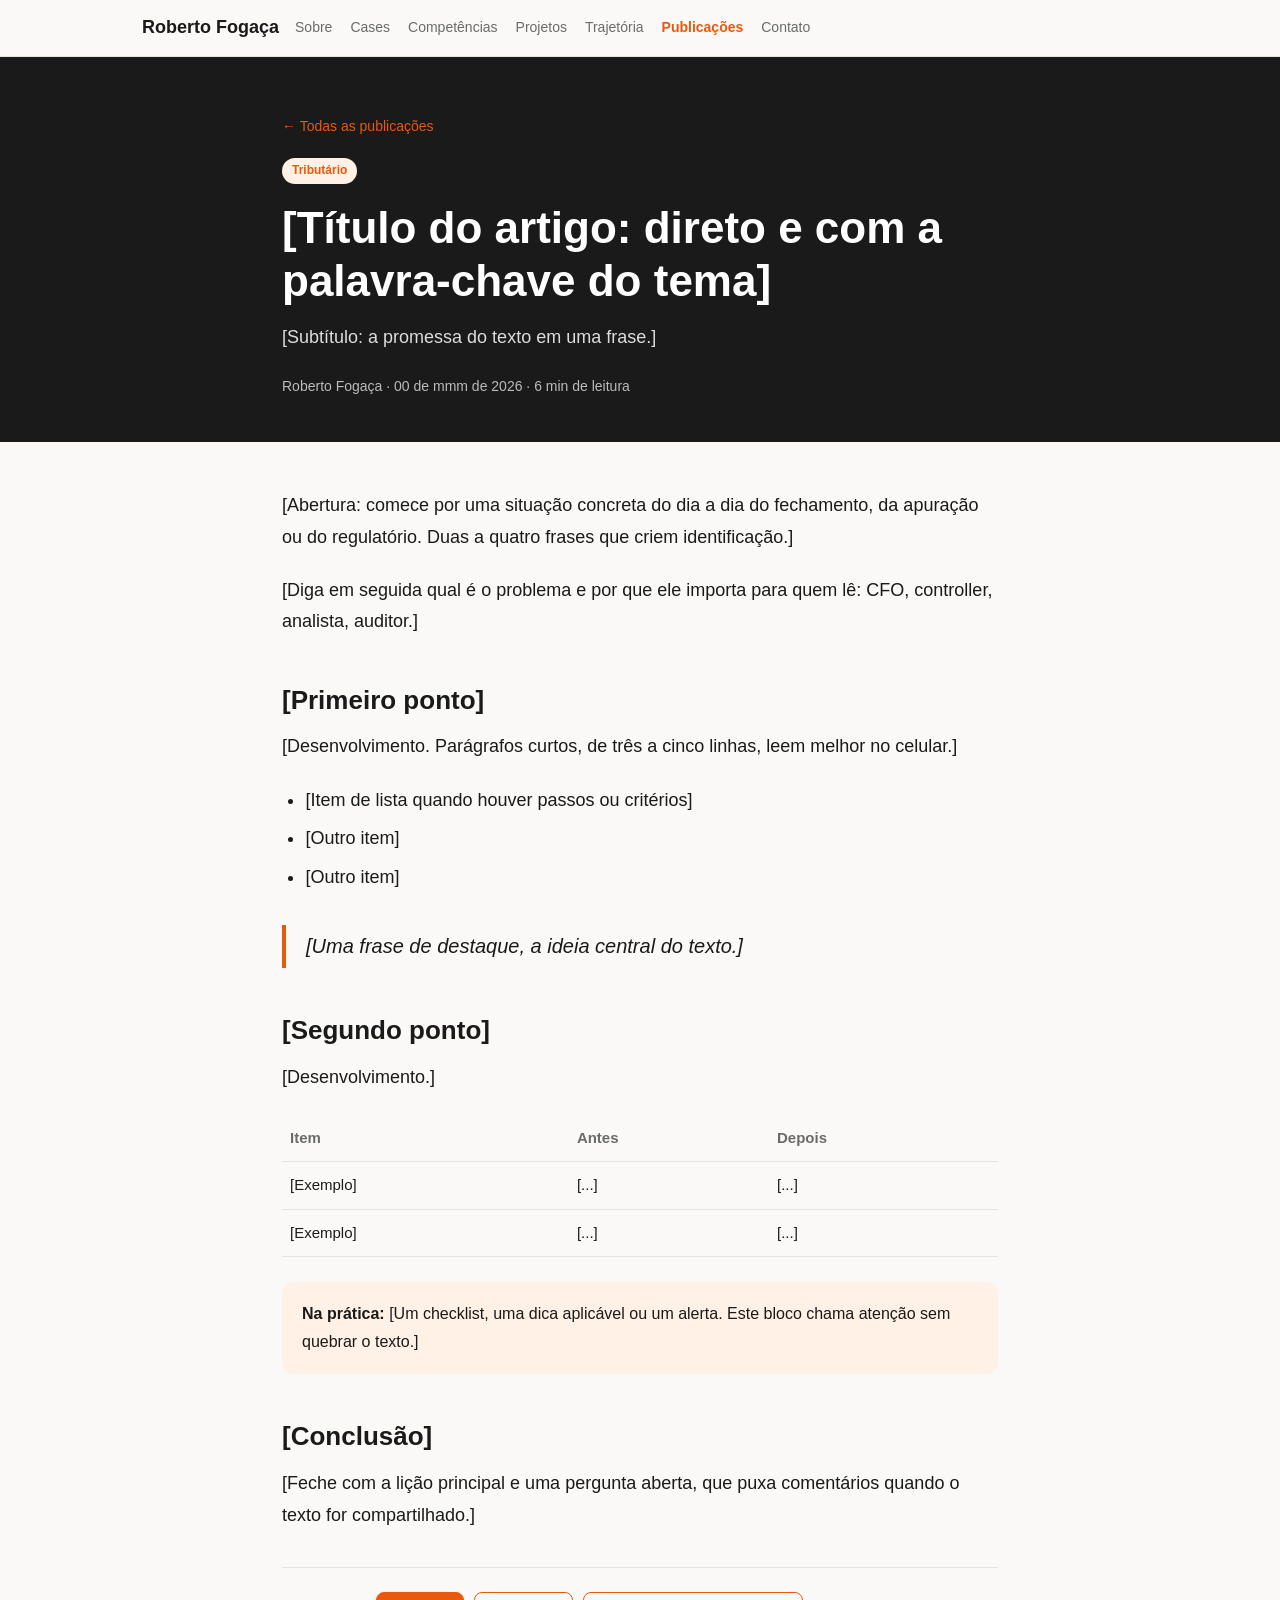
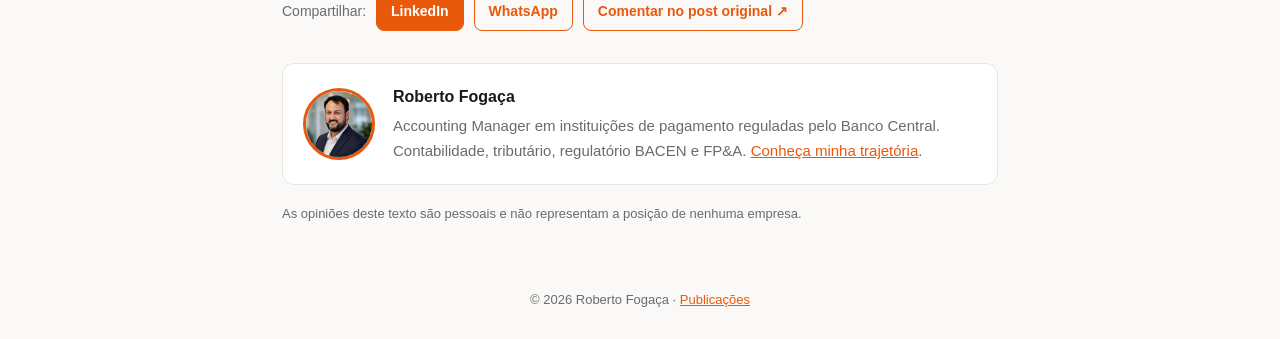
<file: publicacoes/modelo-de-artigo.html>
<!DOCTYPE html>
<html lang="pt-BR">
<head>
<!-- Google tag (gtag.js) -->
<script async src="https://www.googletagmanager.com/gtag/js?id=G-20CN7NE9XW"></script>
<script>
  window.dataLayer = window.dataLayer || [];
  function gtag(){dataLayer.push(arguments);}
  gtag('js', new Date());
  gtag('config', 'G-20CN7NE9XW');
</script>
<meta charset="utf-8">
<meta name="viewport" content="width=device-width, initial-scale=1, viewport-fit=cover">

<!-- ===== TROQUE ESTES 4 ITENS EM CADA ARTIGO ===== -->
<title>[Título do artigo] — Roberto Fogaça</title>
<meta name="description" content="[Resumo de 1 a 2 frases, até ~155 caracteres]">
<link rel="canonical" href="https://robertofogaca.com.br/publicacoes/modelo-de-artigo.html">
<meta property="og:title" content="[Título do artigo]">
<meta property="og:description" content="[Resumo de 1 a 2 frases]">
<meta property="og:url" content="https://robertofogaca.com.br/publicacoes/modelo-de-artigo.html">
<!-- ================================================ -->

<meta name="robots" content="noindex">
<meta property="og:type" content="article">
<meta property="og:image" content="https://robertofogaca.com.br/assets/img/roberto-fogaca.jpg">
<link rel="stylesheet" href="../assets/css/style.css">
</head>
<body>
<nav><div class="wrap"><b><a href="../index.html">Roberto Fogaça</a></b>
<div class="links"><a href="../index.html#sobre">Sobre</a><a href="../index.html#cases">Cases</a><a href="../index.html#competencias">Competências</a><a href="../index.html#projetos">Projetos</a><a href="../index.html#trajetoria">Trajetória</a><a href="../publicacoes.html" aria-current="page">Publicações</a><a href="../index.html#contato">Contato</a></div></div></nav>

<header class="article-head"><div class="wrap">
<a class="back" href="../publicacoes.html">← Todas as publicações</a>
<div><span class="tag">Tributário</span></div>
<h1>[Título do artigo: direto e com a palavra-chave do tema]</h1>
<p class="sub">[Subtítulo: a promessa do texto em uma frase.]</p>
<div class="meta">Roberto Fogaça · 00 de mmm de 2026 · 6 min de leitura</div>
</div></header>

<main class="prose-wrap">
<article class="prose">

<p>[Abertura: comece por uma situação concreta do dia a dia do fechamento, da apuração ou do regulatório. Duas a quatro frases que criem identificação.]</p>

<p>[Diga em seguida qual é o problema e por que ele importa para quem lê: CFO, controller, analista, auditor.]</p>

<h2>[Primeiro ponto]</h2>
<p>[Desenvolvimento. Parágrafos curtos, de três a cinco linhas, leem melhor no celular.]</p>

<ul>
<li>[Item de lista quando houver passos ou critérios]</li>
<li>[Outro item]</li>
<li>[Outro item]</li>
</ul>

<blockquote>[Uma frase de destaque, a ideia central do texto.]</blockquote>

<h2>[Segundo ponto]</h2>
<p>[Desenvolvimento.]</p>

<!-- Tabela opcional: apague se não usar -->
<table>
<thead><tr><th>Item</th><th>Antes</th><th>Depois</th></tr></thead>
<tbody>
<tr><td>[Exemplo]</td><td>[...]</td><td>[...]</td></tr>
<tr><td>[Exemplo]</td><td>[...]</td><td>[...]</td></tr>
</tbody>
</table>

<div class="callout"><b>Na prática:</b> [Um checklist, uma dica aplicável ou um alerta. Este bloco chama atenção sem quebrar o texto.]</div>

<h2>[Conclusão]</h2>
<p>[Feche com a lição principal e uma pergunta aberta, que puxa comentários quando o texto for compartilhado.]</p>

</article>

<!-- Compartilhar: troque o endereço depois de "url=" pelo link deste artigo -->
<div class="share">
<span>Compartilhar:</span>
<a class="btn small" target="_blank" rel="noopener" href="https://www.linkedin.com/sharing/share-offsite/?url=https%3A%2F%2Frobertofogaca.com.br%2Fpublicacoes%2Fmodelo-de-artigo.html">LinkedIn</a>
<a class="btn small outline" target="_blank" rel="noopener" href="https://wa.me/?text=https%3A%2F%2Frobertofogaca.com.br%2Fpublicacoes%2Fmodelo-de-artigo.html">WhatsApp</a>
<!-- Se o texto também saiu no LinkedIn, mantenha a linha abaixo com o link do post; se não, apague -->
<a class="btn small outline" target="_blank" rel="noopener" href="https://www.linkedin.com/in/robertodfogaca">Comentar no post original ↗</a>
</div>

<div class="author">
<img src="../assets/img/roberto-fogaca.jpg" alt="Roberto Fogaça" width="72" height="72">
<div><b>Roberto Fogaça</b>
<p>Accounting Manager em instituições de pagamento reguladas pelo Banco Central. Contabilidade, tributário, regulatório BACEN e FP&amp;A. <a href="../index.html">Conheça minha trajetória</a>.</p></div>
</div>
<p class="note">As opiniões deste texto são pessoais e não representam a posição de nenhuma empresa.</p>
</main>

<footer><div class="wrap">© 2026 Roberto Fogaça · <a href="../publicacoes.html">Publicações</a></div></footer>
</body>
</html>
</file>
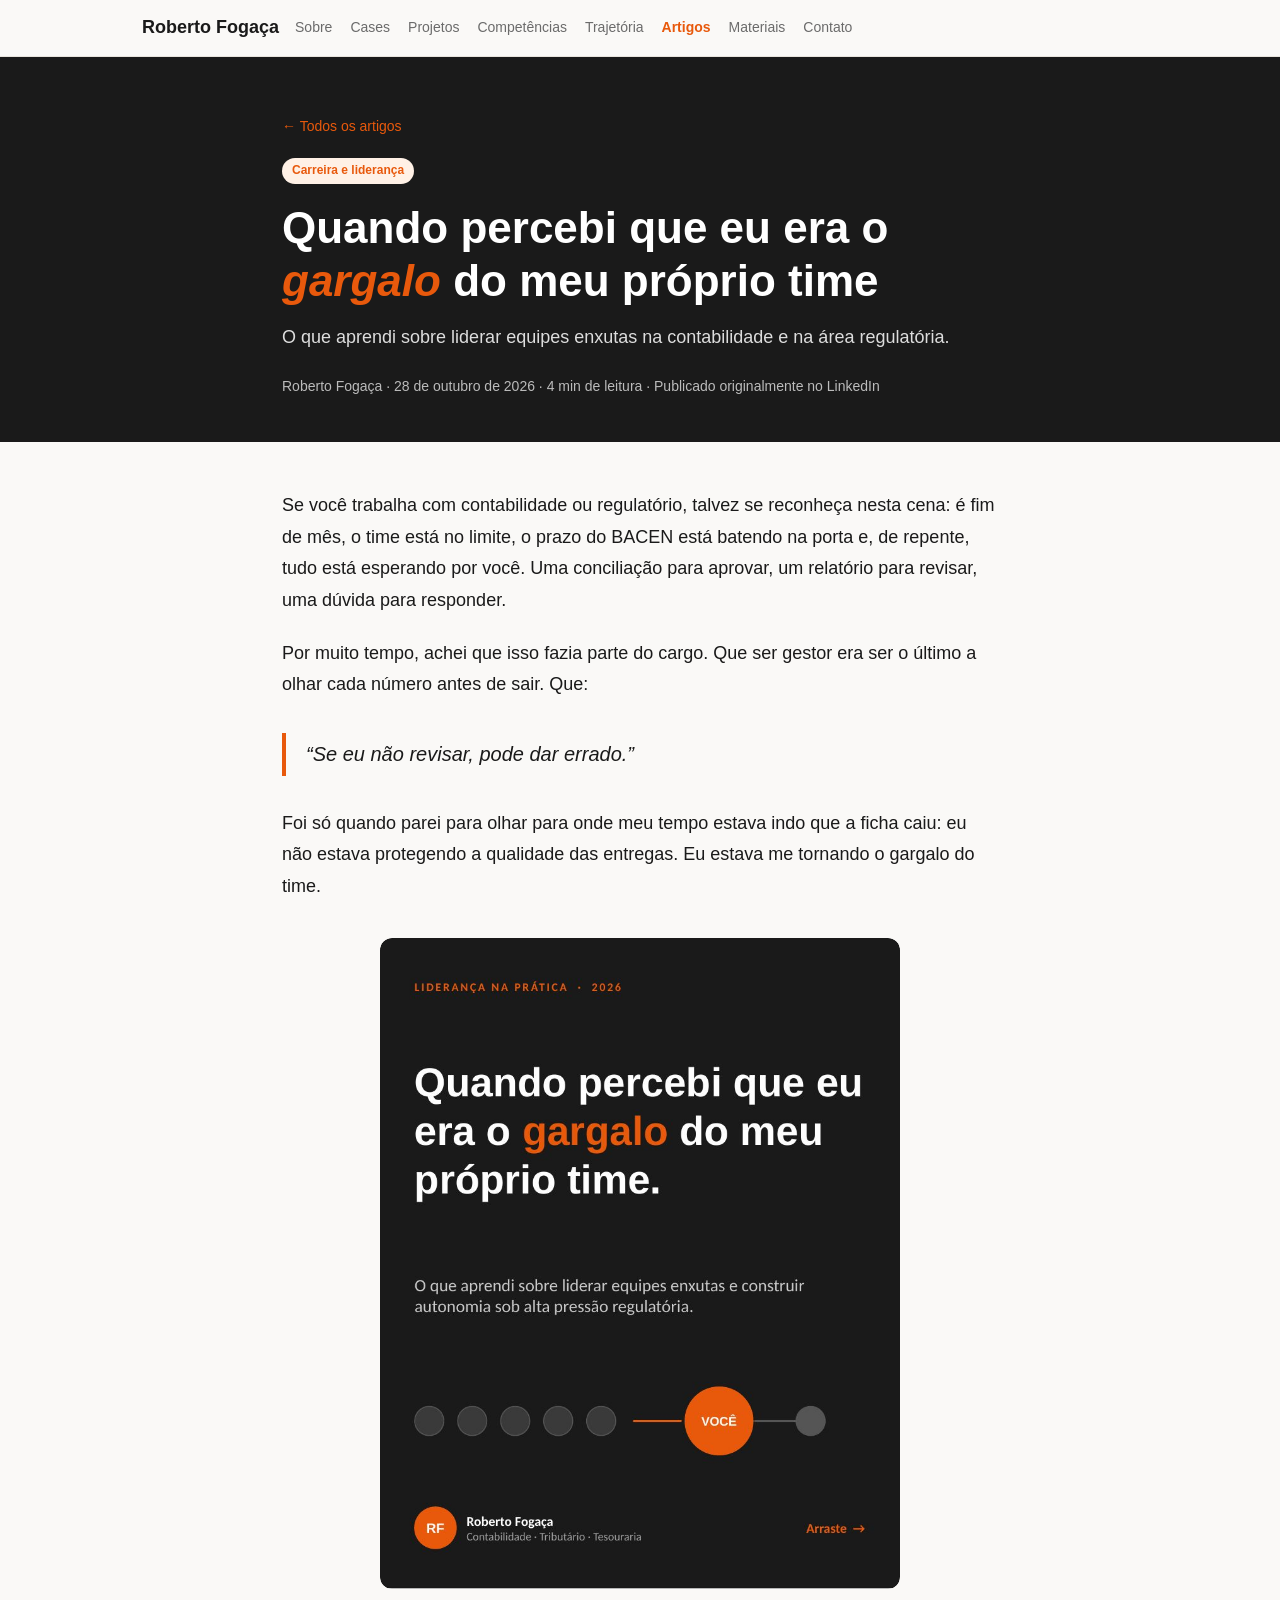
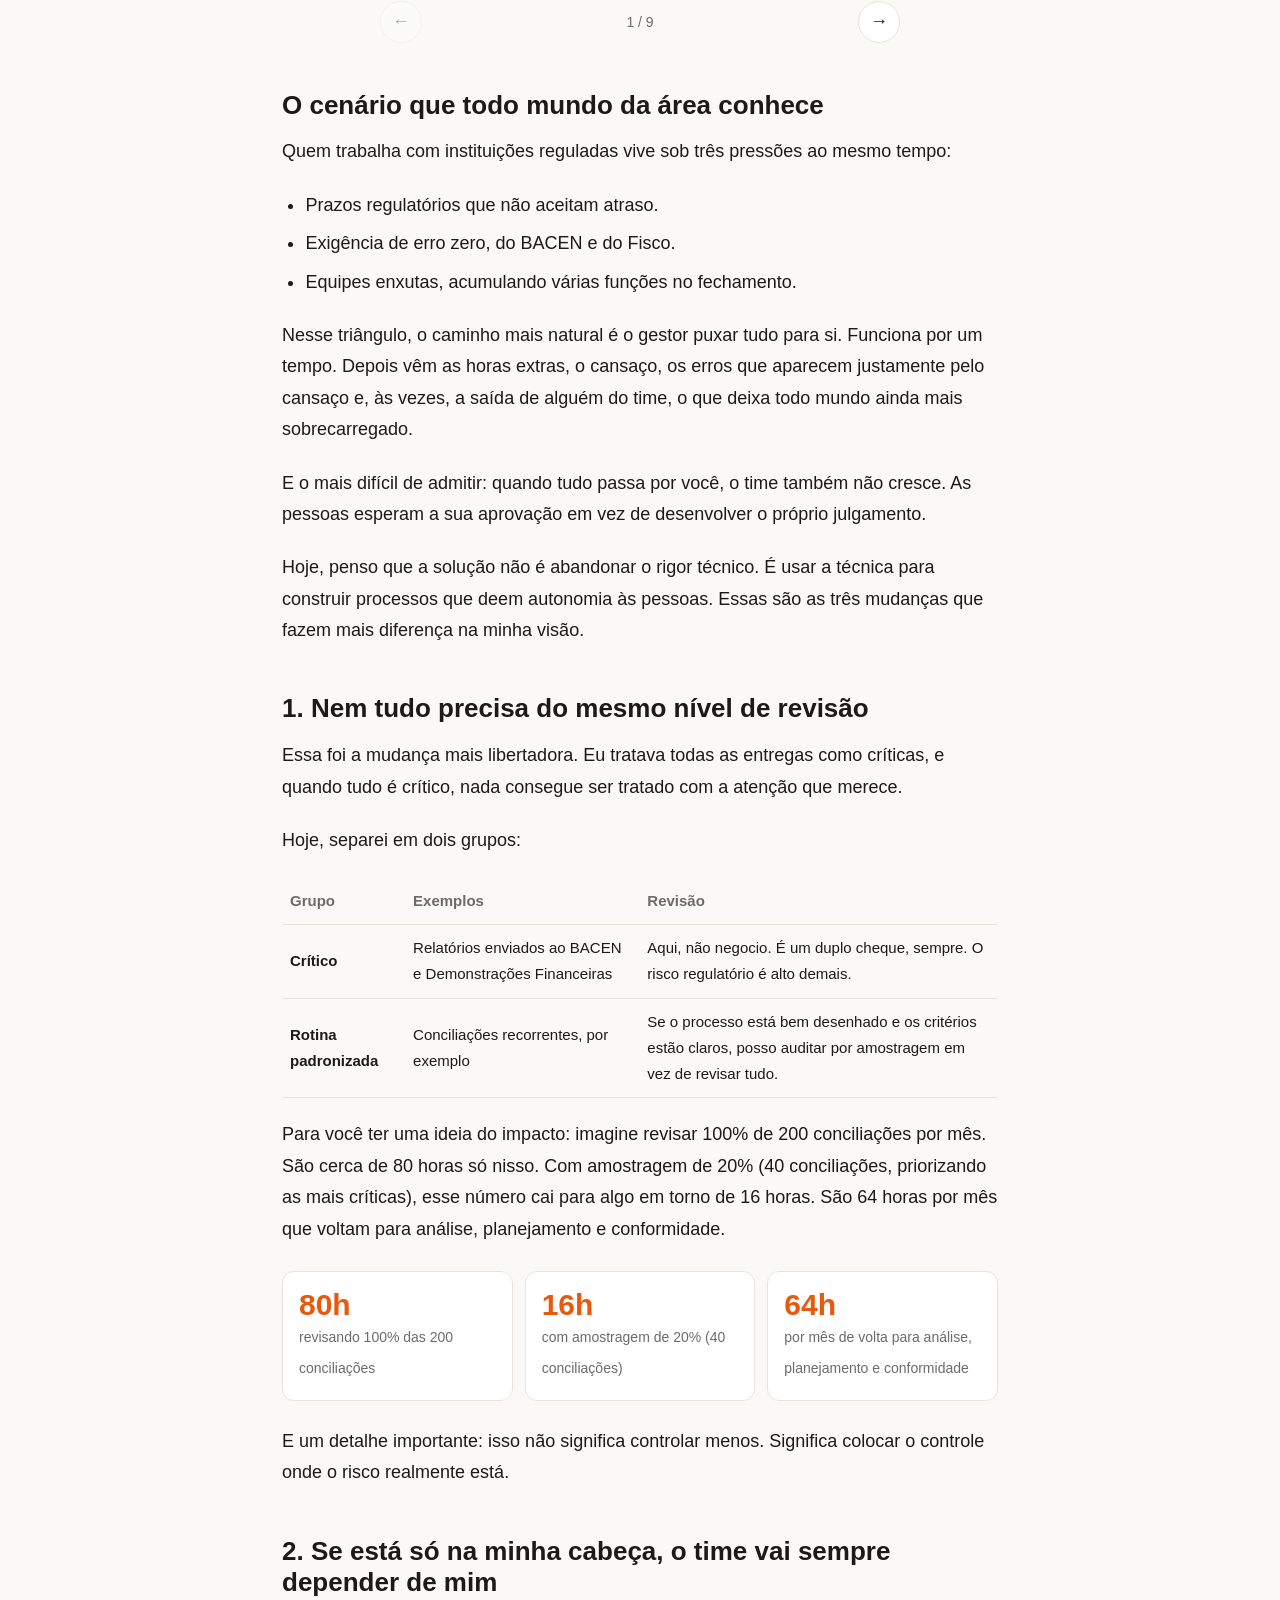
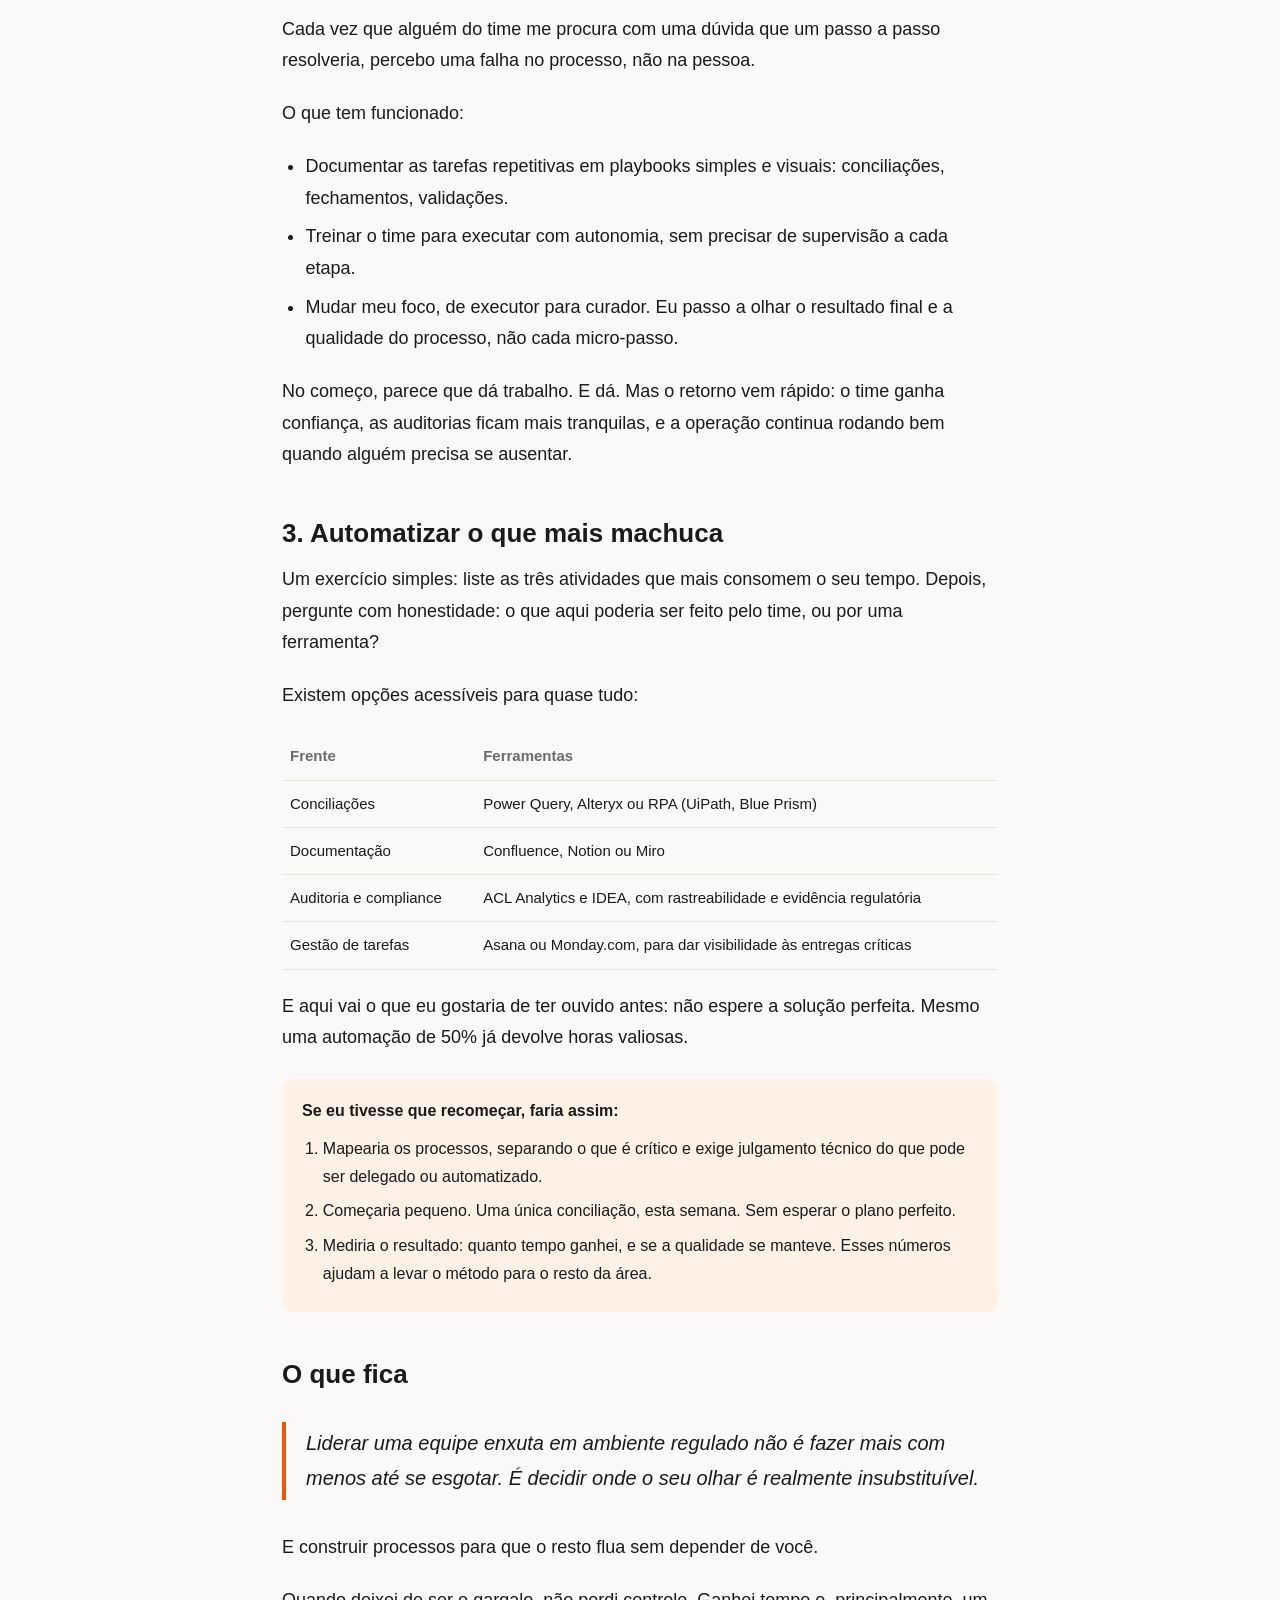
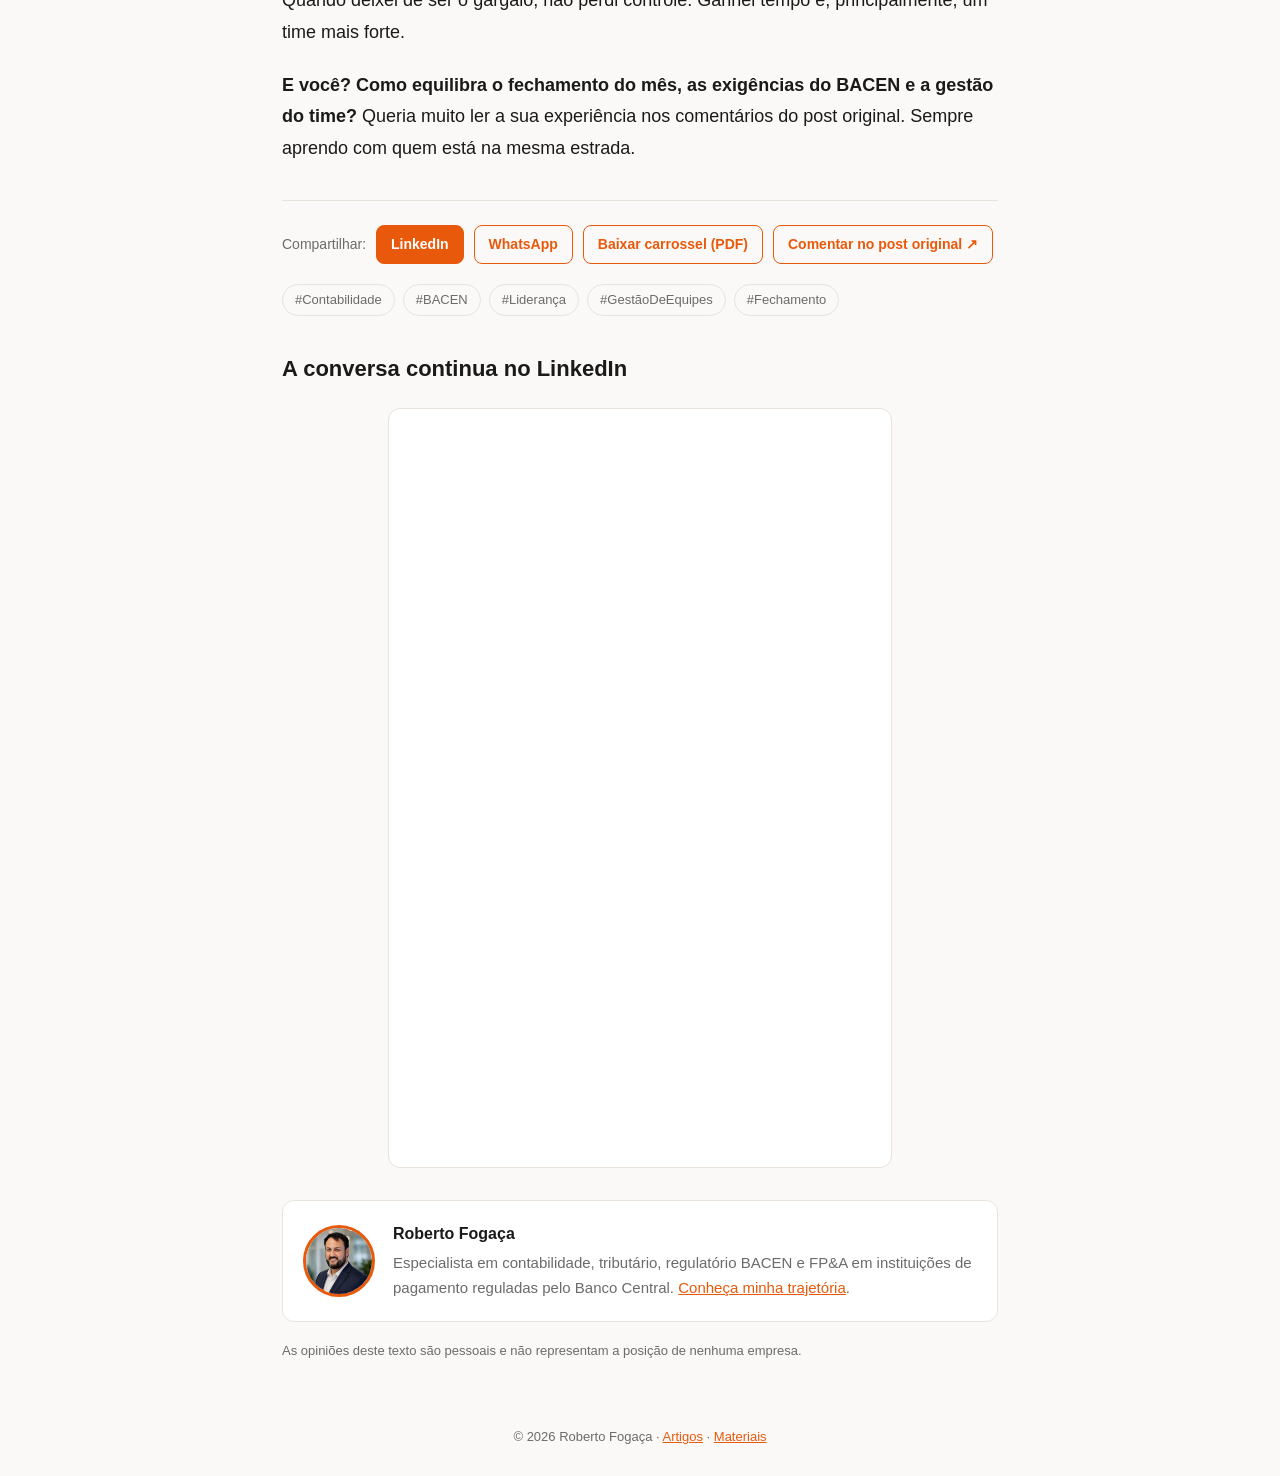
<file: public/artigos/gargalo-do-time.html>
<!DOCTYPE html>
<html lang="pt-BR">
<head>
<!-- Google tag (gtag.js) -->
<script async src="https://www.googletagmanager.com/gtag/js?id=G-20CN7NE9XW"></script>
<script>
  window.dataLayer = window.dataLayer || [];
  function gtag(){dataLayer.push(arguments);}
  gtag('js', new Date());
  gtag('config', 'G-20CN7NE9XW');
</script>
<meta charset="utf-8">
<meta name="viewport" content="width=device-width, initial-scale=1, viewport-fit=cover">
<title>Quando percebi que eu era o gargalo do meu próprio time — Roberto Fogaça</title>
<meta name="description" content="Como deixei de ser o gargalo do time no fechamento contábil de empresas reguladas: revisão por risco, playbooks para dar autonomia e automação onde mais dói.">
<link rel="canonical" href="https://robertofogaca.com.br/artigos/gargalo-do-time">
<meta name="author" content="Roberto Fogaça">
<meta property="article:author" content="Roberto Fogaça">
<meta property="og:type" content="article">
<meta property="og:title" content="Quando percebi que eu era o gargalo do meu próprio time">
<meta property="og:description" content="Como deixei de ser o gargalo do time no fechamento contábil de empresas reguladas: revisão por risco, playbooks para dar autonomia e automação onde mais dói.">
<meta property="article:published_time" content="2026-10-28T09:00:00-03:00">
<meta property="og:url" content="https://robertofogaca.com.br/artigos/gargalo-do-time">
<meta property="og:image" content="https://robertofogaca.com.br/assets/img/publicacoes/gargalo-og.jpg">
<meta property="og:image:width" content="1200">
<meta property="og:image:height" content="627">
<link rel="stylesheet" href="../assets/css/style.css">
</head>
<body>
<nav><div class="wrap"><b><a href="../index.html">Roberto Fogaça</a></b>
<div class="links"><a href="../index.html#sobre">Sobre</a><a href="../index.html#cases">Cases</a><a href="../index.html#projetos">Projetos</a><a href="../index.html#competencias">Competências</a><a href="../index.html#trajetoria">Trajetória</a><a href="../artigos.html" aria-current="page">Artigos</a><a href="../materiais.html">Materiais</a><a href="../index.html#contato">Contato</a></div></div></nav>

<header class="article-head"><div class="wrap">
<a class="back" href="../artigos.html">← Todos os artigos</a>
<div><span class="tag">Carreira e liderança</span></div>
<h1>Quando percebi que eu era o <em style="color:var(--accent)">gargalo</em> do meu próprio time</h1>
<p class="sub">O que aprendi sobre liderar equipes enxutas na contabilidade e na área regulatória.</p>
<div class="meta">Roberto Fogaça · 28 de outubro de 2026 · 4 min de leitura · Publicado originalmente no LinkedIn</div>
</div></header>

<main class="prose-wrap">
<article class="prose">

<p>Se você trabalha com contabilidade ou regulatório, talvez se reconheça nesta cena: é fim de mês, o time está no limite, o prazo do BACEN está batendo na porta e, de repente, tudo está esperando por você. Uma conciliação para aprovar, um relatório para revisar, uma dúvida para responder.</p>

<p>Por muito tempo, achei que isso fazia parte do cargo. Que ser gestor era ser o último a olhar cada número antes de sair. Que:</p>

<blockquote>“Se eu não revisar, pode dar errado.”</blockquote>

<p>Foi só quando parei para olhar para onde meu tempo estava indo que a ficha caiu: eu não estava protegendo a qualidade das entregas. Eu estava me tornando o gargalo do time.</p>

<!-- Carrossel: as imagens ficam em assets/img/publicacoes/ -->
<div class="carousel" aria-label="Carrossel publicado no LinkedIn">
<div class="slides" id="slides" tabindex="0">
<img src="../assets/img/publicacoes/gargalo-1.jpg" alt="Capa: Quando percebi que eu era o gargalo do meu próprio time" width="825" height="1031">
<img src="../assets/img/publicacoes/gargalo-2.jpg" alt="O diagnóstico: a armadilha do fechamento" width="825" height="1031" loading="lazy">
<img src="../assets/img/publicacoes/gargalo-3.jpg" alt="As três pressões: o triângulo crítico" width="825" height="1031" loading="lazy">
<img src="../assets/img/publicacoes/gargalo-4.jpg" alt="Mudança 1: nem tudo precisa do mesmo nível de revisão" width="825" height="1031" loading="lazy">
<img src="../assets/img/publicacoes/gargalo-5.jpg" alt="A matemática da amostragem: de 80h para 16h" width="825" height="1031" loading="lazy">
<img src="../assets/img/publicacoes/gargalo-6.jpg" alt="Mudança 2: de executor para curador" width="825" height="1031" loading="lazy">
<img src="../assets/img/publicacoes/gargalo-7.jpg" alt="Mudança 3: automatize onde mais dói" width="825" height="1031" loading="lazy">
<img src="../assets/img/publicacoes/gargalo-8.jpg" alt="Plano de execução: mapear, testar, medir" width="825" height="1031" loading="lazy">
<img src="../assets/img/publicacoes/gargalo-9.jpg" alt="Síntese final" width="825" height="1031" loading="lazy">
</div>
<div class="carousel-ctrl">
<button type="button" id="prev" aria-label="Slide anterior">←</button>
<span id="count">1 / 9</span>
<button type="button" id="next" aria-label="Próximo slide">→</button>
</div>
</div>

<h2>O cenário que todo mundo da área conhece</h2>
<p>Quem trabalha com instituições reguladas vive sob três pressões ao mesmo tempo:</p>
<ul>
<li>Prazos regulatórios que não aceitam atraso.</li>
<li>Exigência de erro zero, do BACEN e do Fisco.</li>
<li>Equipes enxutas, acumulando várias funções no fechamento.</li>
</ul>
<p>Nesse triângulo, o caminho mais natural é o gestor puxar tudo para si. Funciona por um tempo. Depois vêm as horas extras, o cansaço, os erros que aparecem justamente pelo cansaço e, às vezes, a saída de alguém do time, o que deixa todo mundo ainda mais sobrecarregado.</p>
<p>E o mais difícil de admitir: quando tudo passa por você, o time também não cresce. As pessoas esperam a sua aprovação em vez de desenvolver o próprio julgamento.</p>
<p>Hoje, penso que a solução não é abandonar o rigor técnico. É usar a técnica para construir processos que deem autonomia às pessoas. Essas são as três mudanças que fazem mais diferença na minha visão.</p>

<h2>1. Nem tudo precisa do mesmo nível de revisão</h2>
<p>Essa foi a mudança mais libertadora. Eu tratava todas as entregas como críticas, e quando tudo é crítico, nada consegue ser tratado com a atenção que merece.</p>
<p>Hoje, separei em dois grupos:</p>
<table>
<thead><tr><th>Grupo</th><th>Exemplos</th><th>Revisão</th></tr></thead>
<tbody>
<tr><td><b>Crítico</b></td><td>Relatórios enviados ao BACEN e Demonstrações Financeiras</td><td>Aqui, não negocio. É um duplo cheque, sempre. O risco regulatório é alto demais.</td></tr>
<tr><td><b>Rotina padronizada</b></td><td>Conciliações recorrentes, por exemplo</td><td>Se o processo está bem desenhado e os critérios estão claros, posso auditar por amostragem em vez de revisar tudo.</td></tr>
</tbody>
</table>
<p>Para você ter uma ideia do impacto: imagine revisar 100% de 200 conciliações por mês. São cerca de 80 horas só nisso. Com amostragem de 20% (40 conciliações, priorizando as mais críticas), esse número cai para algo em torno de 16 horas. São 64 horas por mês que voltam para análise, planejamento e conformidade.</p>
<div class="stat-row">
<div><b>80h</b><span>revisando 100% das 200 conciliações</span></div>
<div><b>16h</b><span>com amostragem de 20% (40 conciliações)</span></div>
<div><b>64h</b><span>por mês de volta para análise, planejamento e conformidade</span></div>
</div>
<p>E um detalhe importante: isso não significa controlar menos. Significa colocar o controle onde o risco realmente está.</p>

<h2>2. Se está só na minha cabeça, o time vai sempre depender de mim</h2>
<p>Cada vez que alguém do time me procura com uma dúvida que um passo a passo resolveria, percebo uma falha no processo, não na pessoa.</p>
<p>O que tem funcionado:</p>
<ul>
<li>Documentar as tarefas repetitivas em playbooks simples e visuais: conciliações, fechamentos, validações.</li>
<li>Treinar o time para executar com autonomia, sem precisar de supervisão a cada etapa.</li>
<li>Mudar meu foco, de executor para curador. Eu passo a olhar o resultado final e a qualidade do processo, não cada micro-passo.</li>
</ul>
<p>No começo, parece que dá trabalho. E dá. Mas o retorno vem rápido: o time ganha confiança, as auditorias ficam mais tranquilas, e a operação continua rodando bem quando alguém precisa se ausentar.</p>

<h2>3. Automatizar o que mais machuca</h2>
<p>Um exercício simples: liste as três atividades que mais consomem o seu tempo. Depois, pergunte com honestidade: o que aqui poderia ser feito pelo time, ou por uma ferramenta?</p>
<p>Existem opções acessíveis para quase tudo:</p>
<table>
<thead><tr><th>Frente</th><th>Ferramentas</th></tr></thead>
<tbody>
<tr><td>Conciliações</td><td>Power Query, Alteryx ou RPA (UiPath, Blue Prism)</td></tr>
<tr><td>Documentação</td><td>Confluence, Notion ou Miro</td></tr>
<tr><td>Auditoria e compliance</td><td>ACL Analytics e IDEA, com rastreabilidade e evidência regulatória</td></tr>
<tr><td>Gestão de tarefas</td><td>Asana ou Monday.com, para dar visibilidade às entregas críticas</td></tr>
</tbody>
</table>
<p>E aqui vai o que eu gostaria de ter ouvido antes: não espere a solução perfeita. Mesmo uma automação de 50% já devolve horas valiosas.</p>

<div class="callout"><b>Se eu tivesse que recomeçar, faria assim:</b>
<ol style="margin:.6em 0 0">
<li>Mapearia os processos, separando o que é crítico e exige julgamento técnico do que pode ser delegado ou automatizado.</li>
<li>Começaria pequeno. Uma única conciliação, esta semana. Sem esperar o plano perfeito.</li>
<li>Mediria o resultado: quanto tempo ganhei, e se a qualidade se manteve. Esses números ajudam a levar o método para o resto da área.</li>
</ol></div>

<h2>O que fica</h2>
<blockquote>Liderar uma equipe enxuta em ambiente regulado não é fazer mais com menos até se esgotar. É decidir onde o seu olhar é realmente insubstituível.</blockquote>
<p>E construir processos para que o resto flua sem depender de você.</p>
<p>Quando deixei de ser o gargalo, não perdi controle. Ganhei tempo e, principalmente, um time mais forte.</p>
<p><b>E você? Como equilibra o fechamento do mês, as exigências do BACEN e a gestão do time?</b> Queria muito ler a sua experiência nos comentários do post original. Sempre aprendo com quem está na mesma estrada.</p>

</article>

<div class="share">
<span>Compartilhar:</span>
<a class="btn small" target="_blank" rel="noopener" href="https://www.linkedin.com/sharing/share-offsite/?url=https%3A%2F%2Frobertofogaca.com.br%2Fartigos%2Fgargalo-do-time">LinkedIn</a>
<a class="btn small outline" target="_blank" rel="noopener" href="https://wa.me/?text=Quando%20percebi%20que%20eu%20era%20o%20gargalo%20do%20meu%20pr%C3%B3prio%20time%20https%3A%2F%2Frobertofogaca.com.br%2Fartigos%2Fgargalo-do-time">WhatsApp</a>
<a class="btn small outline" href="../downloads/Carrossel_Gargalo_do_Time_RF.pdf" download>Baixar carrossel (PDF)</a>
<a class="btn small outline" target="_blank" rel="noopener" href="https://www.linkedin.com/feed/update/urn:li:ugcPost:7521060955884240896/">Comentar no post original ↗</a>
</div>

<div class="hashtags">
<a href="https://www.linkedin.com/search/results/all/?keywords=%23contabilidade" target="_blank" rel="noopener">#Contabilidade</a>
<a href="https://www.linkedin.com/search/results/all/?keywords=%23bacen" target="_blank" rel="noopener">#BACEN</a>
<a href="https://www.linkedin.com/search/results/all/?keywords=%23lideran%C3%A7a" target="_blank" rel="noopener">#Liderança</a>
<a href="https://www.linkedin.com/search/results/all/?keywords=%23gest%C3%A3odeequipes" target="_blank" rel="noopener">#GestãoDeEquipes</a>
<a href="https://www.linkedin.com/search/results/all/?keywords=%23fechamento" target="_blank" rel="noopener">#Fechamento</a>
</div>

<h2 style="font-size:22px;margin:40px 0 0">A conversa continua no LinkedIn</h2>
<div class="embed">
<iframe src="https://www.linkedin.com/embed/feed/update/urn:li:ugcPost:7521060955884240896" loading="lazy" allowfullscreen title="Publicação incorporada do LinkedIn"></iframe>
</div>

<div class="author">
<img src="../assets/img/roberto-fogaca.jpg" alt="Roberto Fogaça" width="72" height="72">
<div><b>Roberto Fogaça</b>
<p>Especialista em contabilidade, tributário, regulatório BACEN e FP&amp;A em instituições de pagamento reguladas pelo Banco Central. <a href="../index.html">Conheça minha trajetória</a>.</p></div>
</div>
<p class="note">As opiniões deste texto são pessoais e não representam a posição de nenhuma empresa.</p>
</main>

<footer><div class="wrap">© 2026 Roberto Fogaça · <a href="../artigos.html">Artigos</a> · <a href="../materiais.html">Materiais</a></div></footer>

<script>
// Carrossel (não precisa mexer)
(function(){
  var s=document.getElementById('slides'),p=document.getElementById('prev'),n=document.getElementById('next'),c=document.getElementById('count');
  var total=s.children.length;
  function atual(){return Math.round(s.scrollLeft/(s.children[0].offsetWidth+12));}
  function ir(i){i=Math.max(0,Math.min(total-1,i));s.scrollTo({left:i*(s.children[0].offsetWidth+12)});}
  function upd(){var i=atual();c.textContent=(i+1)+' / '+total;p.disabled=i===0;n.disabled=i===total-1;}
  p.onclick=function(){ir(atual()-1);};
  n.onclick=function(){ir(atual()+1);};
  s.addEventListener('scroll',function(){window.requestAnimationFrame(upd);});
  s.addEventListener('keydown',function(e){if(e.key==='ArrowRight'){ir(atual()+1);e.preventDefault();}if(e.key==='ArrowLeft'){ir(atual()-1);e.preventDefault();}});
  upd();
})();
</script>
</body>
</html>
</file>
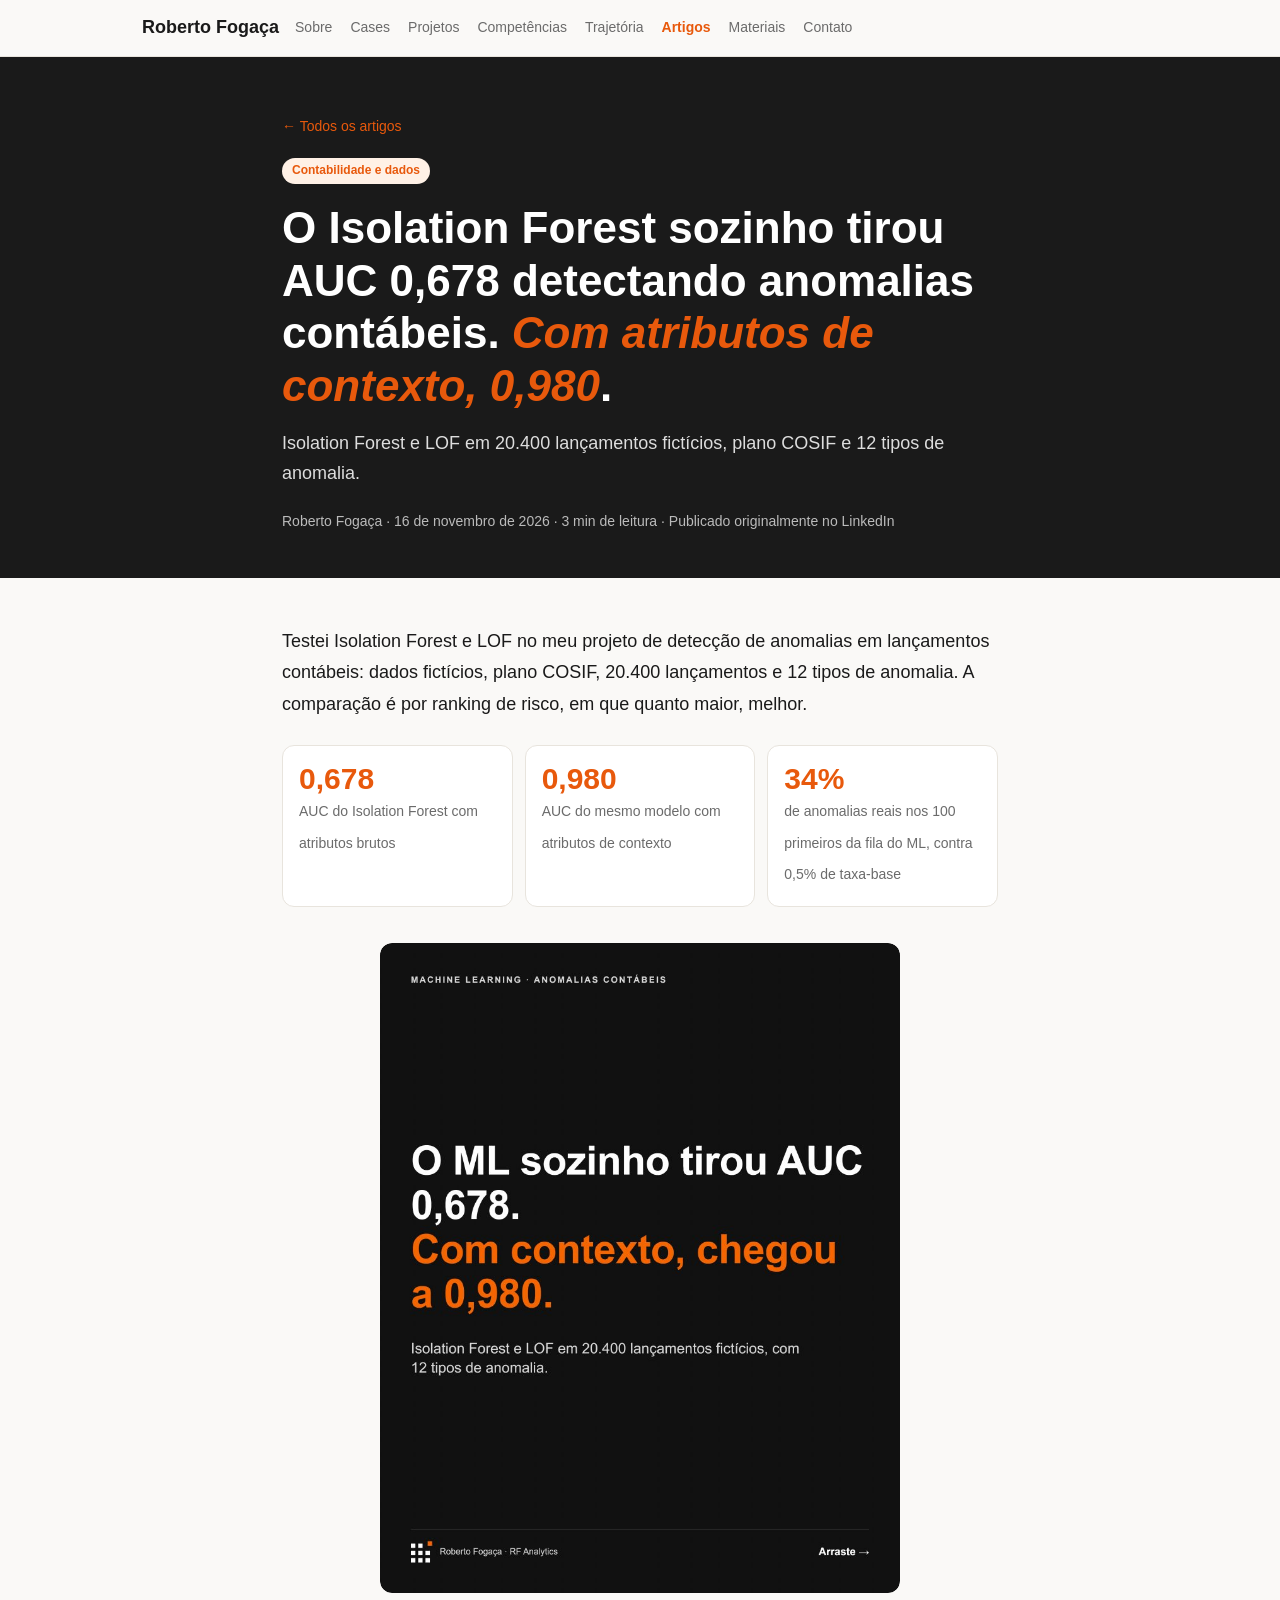
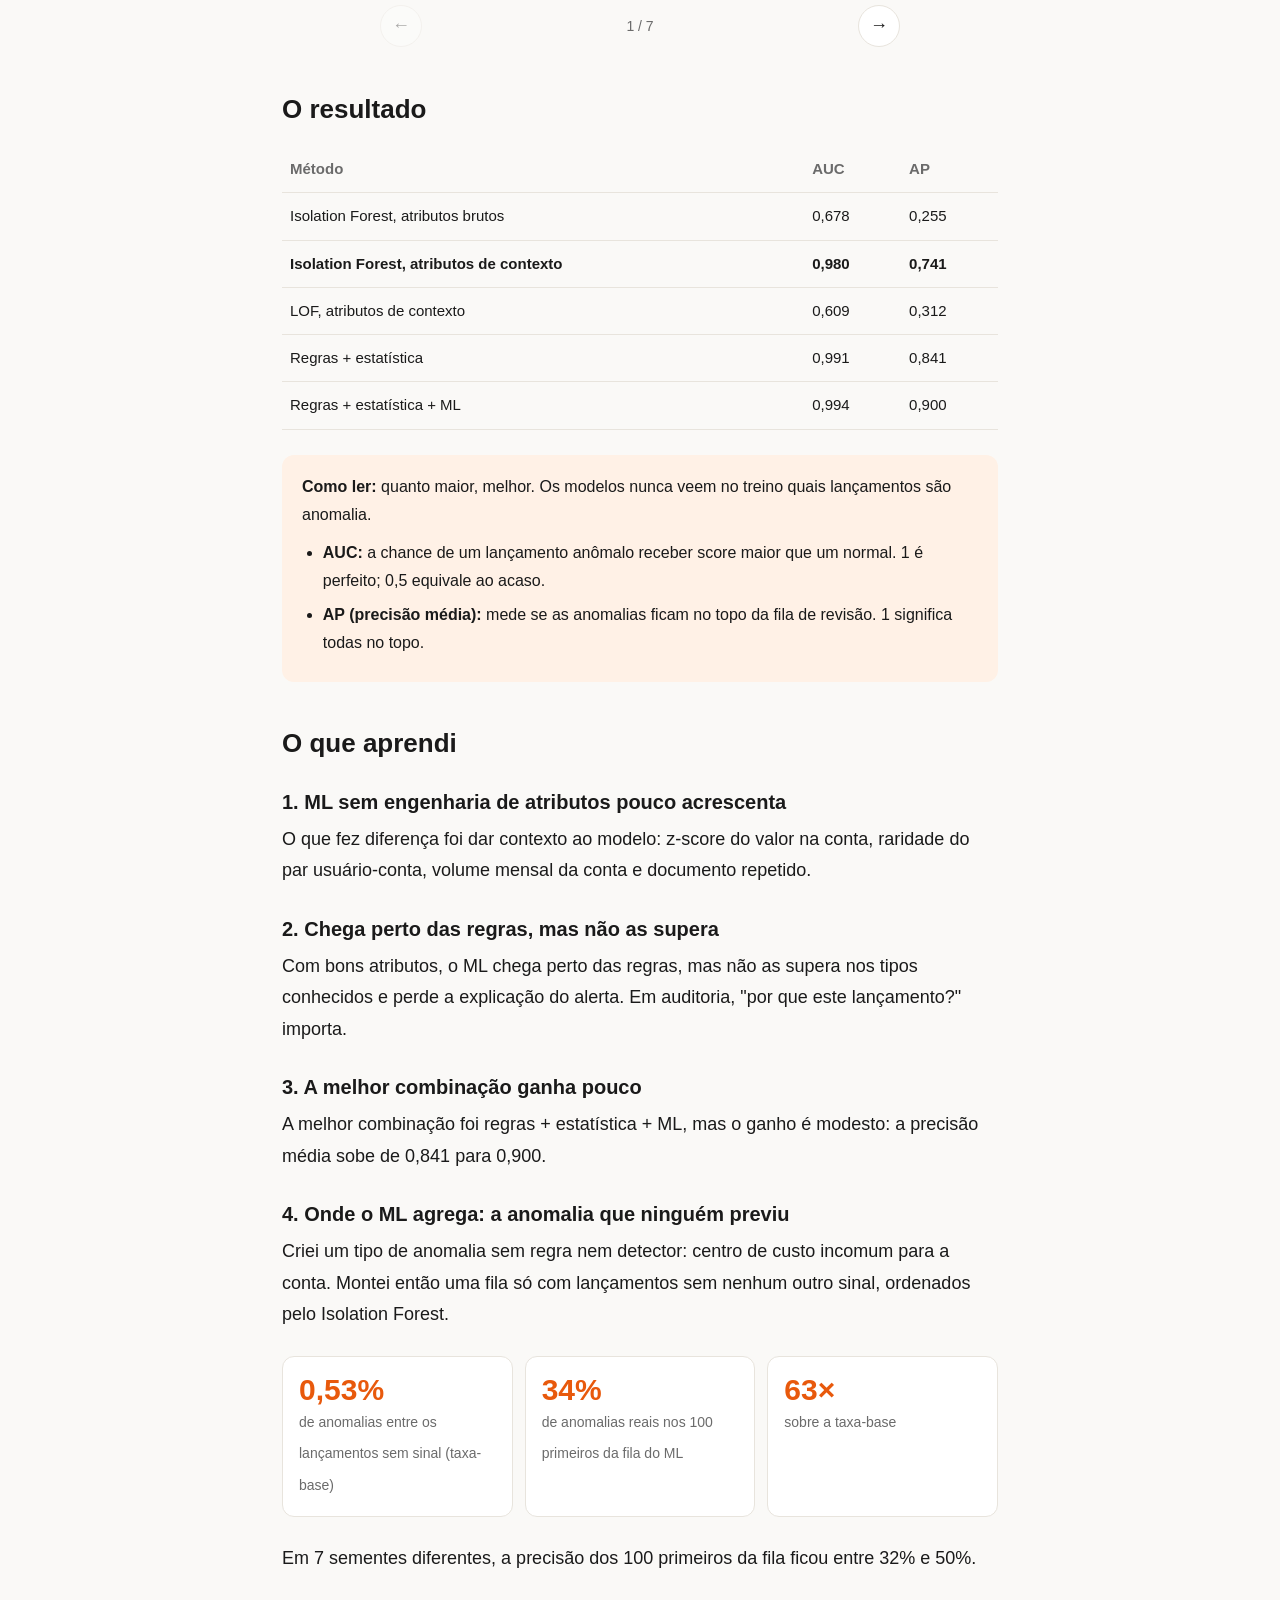
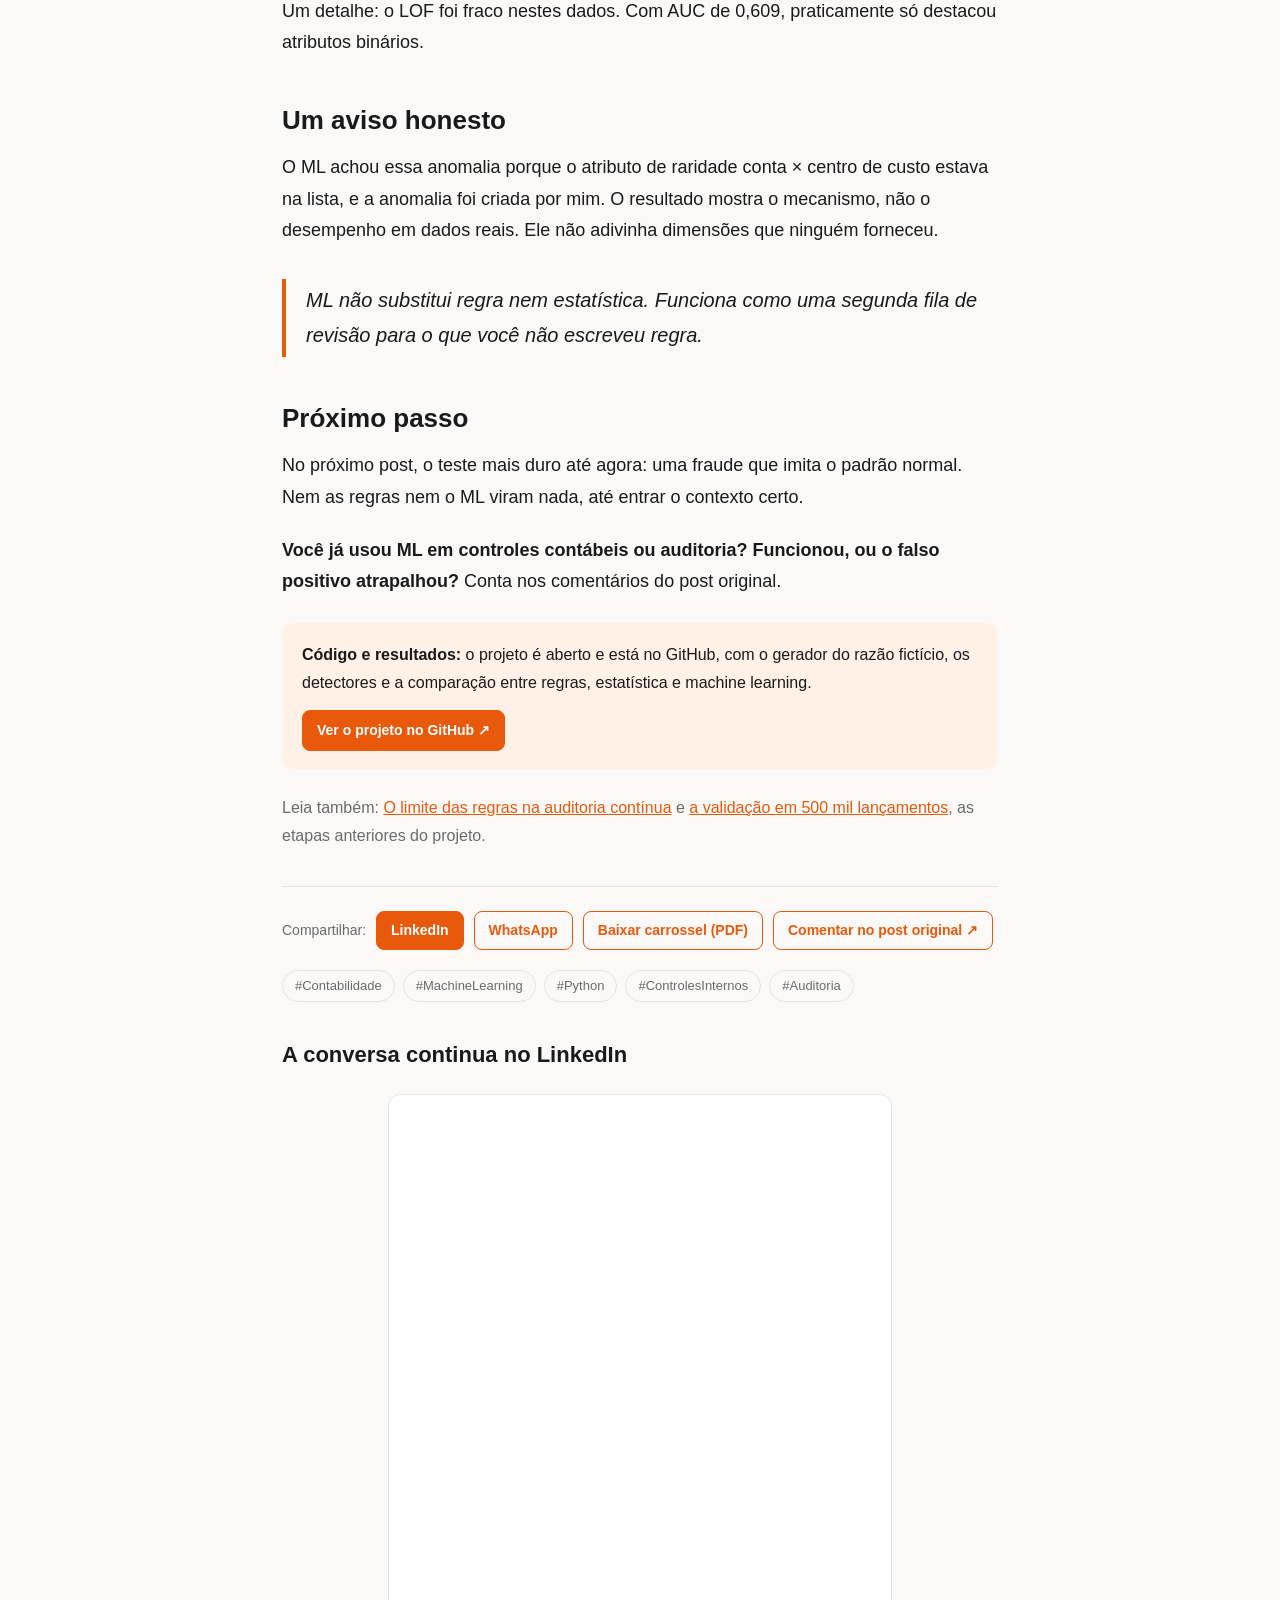
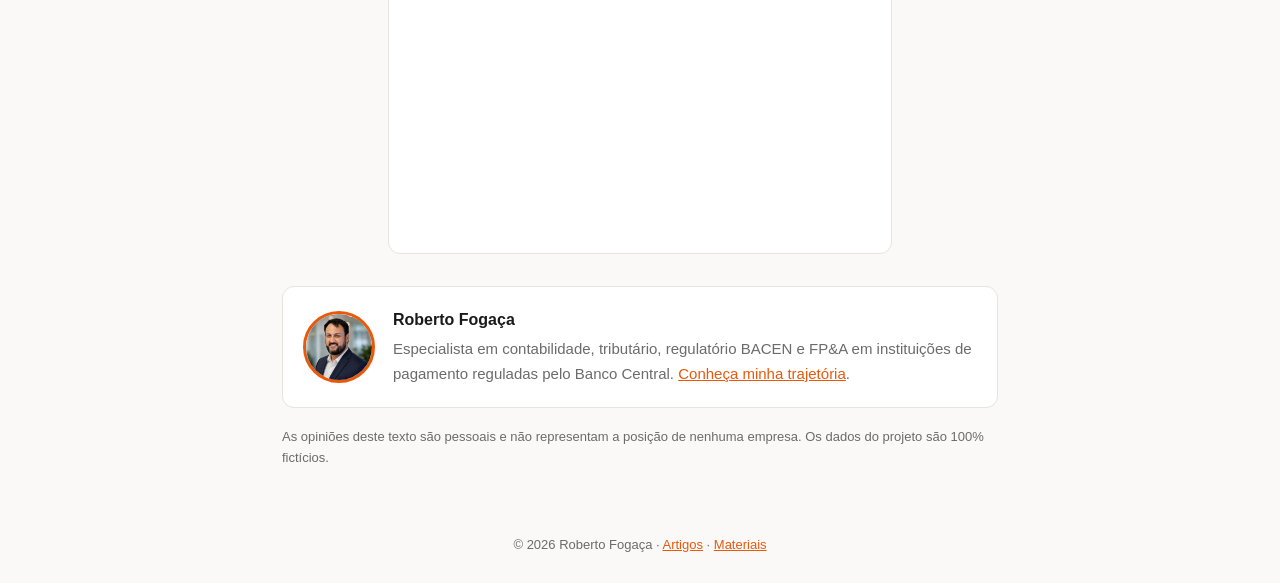
<file: public/artigos/ml-anomalias-contabeis.html>
<!DOCTYPE html>
<html lang="pt-BR">
<head>
<!-- Google tag (gtag.js) -->
<script async src="https://www.googletagmanager.com/gtag/js?id=G-20CN7NE9XW"></script>
<script>
  window.dataLayer = window.dataLayer || [];
  function gtag(){dataLayer.push(arguments);}
  gtag('js', new Date());
  gtag('config', 'G-20CN7NE9XW');
</script>
<meta charset="utf-8">
<meta name="viewport" content="width=device-width, initial-scale=1, viewport-fit=cover">
<title>O Isolation Forest sozinho tirou AUC 0,678 detectando anomalias contábeis. Com atributos de contexto, 0,980 — Roberto Fogaça</title>
<meta name="description" content="Isolation Forest e LOF em 20.400 lançamentos contábeis fictícios com plano COSIF: sem engenharia de atributos o ML pouco acrescenta; com contexto, vira uma segunda fila de revisão.">
<link rel="canonical" href="https://robertofogaca.com.br/artigos/ml-anomalias-contabeis">
<meta name="author" content="Roberto Fogaça">
<meta property="article:author" content="Roberto Fogaça">
<meta property="og:type" content="article">
<meta property="og:title" content="O Isolation Forest sozinho tirou AUC 0,678 detectando anomalias contábeis. Com atributos de contexto, 0,980">
<meta property="og:description" content="Isolation Forest e LOF em 20.400 lançamentos contábeis fictícios com plano COSIF: sem engenharia de atributos o ML pouco acrescenta; com contexto, vira uma segunda fila de revisão.">
<meta property="article:published_time" content="2026-11-16T09:00:00-03:00">
<meta property="og:url" content="https://robertofogaca.com.br/artigos/ml-anomalias-contabeis">
<meta property="og:image" content="https://robertofogaca.com.br/assets/img/publicacoes/ml-anomalias-og.jpg">
<meta property="og:image:width" content="1200">
<meta property="og:image:height" content="627">
<link rel="stylesheet" href="../assets/css/style.css">
</head>
<body>
<nav><div class="wrap"><b><a href="../index.html">Roberto Fogaça</a></b>
<div class="links"><a href="../index.html#sobre">Sobre</a><a href="../index.html#cases">Cases</a><a href="../index.html#projetos">Projetos</a><a href="../index.html#competencias">Competências</a><a href="../index.html#trajetoria">Trajetória</a><a href="../artigos.html" aria-current="page">Artigos</a><a href="../materiais.html">Materiais</a><a href="../index.html#contato">Contato</a></div></div></nav>

<header class="article-head"><div class="wrap">
<a class="back" href="../artigos.html">← Todos os artigos</a>
<div><span class="tag">Contabilidade e dados</span></div>
<h1>O Isolation Forest sozinho tirou AUC 0,678 detectando anomalias contábeis. <em style="color:var(--accent)">Com atributos de contexto, 0,980</em>.</h1>
<p class="sub">Isolation Forest e LOF em 20.400 lançamentos fictícios, plano COSIF e 12 tipos de anomalia.</p>
<div class="meta">Roberto Fogaça · 16 de novembro de 2026 · 3 min de leitura · Publicado originalmente no LinkedIn</div>
</div></header>

<main class="prose-wrap">
<article class="prose">

<p>Testei Isolation Forest e LOF no meu projeto de detecção de anomalias em lançamentos contábeis: dados fictícios, plano COSIF, 20.400 lançamentos e 12 tipos de anomalia. A comparação é por ranking de risco, em que quanto maior, melhor.</p>

<div class="stat-row">
<div><b>0,678</b><span>AUC do Isolation Forest com atributos brutos</span></div>
<div><b>0,980</b><span>AUC do mesmo modelo com atributos de contexto</span></div>
<div><b>34%</b><span>de anomalias reais nos 100 primeiros da fila do ML, contra 0,5% de taxa-base</span></div>
</div>

<!-- Carrossel: as imagens ficam em assets/img/publicacoes/ -->
<div class="carousel" aria-label="Carrossel publicado no LinkedIn">
<div class="slides" id="slides" tabindex="0">
<img src="../assets/img/publicacoes/ml-anomalias-1.jpg" alt="Capa: O ML sozinho tirou AUC 0,678. Com contexto, chegou a 0,980." width="825" height="1031">
<img src="../assets/img/publicacoes/ml-anomalias-2.jpg" alt="O resultado: contexto levou o ML de 0,678 para 0,980 de AUC" width="825" height="1031" loading="lazy">
<img src="../assets/img/publicacoes/ml-anomalias-3.jpg" alt="Como ler: AUC e precisão média (AP)" width="825" height="1031" loading="lazy">
<img src="../assets/img/publicacoes/ml-anomalias-4.jpg" alt="O que aprendi: quatro conclusões" width="825" height="1031" loading="lazy">
<img src="../assets/img/publicacoes/ml-anomalias-5.jpg" alt="Onde o ML agrega: a anomalia que ninguém previu" width="825" height="1031" loading="lazy">
<img src="../assets/img/publicacoes/ml-anomalias-6.jpg" alt="Um aviso honesto: o que esse resultado não prova" width="825" height="1031" loading="lazy">
<img src="../assets/img/publicacoes/ml-anomalias-7.jpg" alt="Vamos trocar ideias?" width="825" height="1031" loading="lazy">
</div>
<div class="carousel-ctrl">
<button type="button" id="prev" aria-label="Slide anterior">←</button>
<span id="count">1 / 7</span>
<button type="button" id="next" aria-label="Próximo slide">→</button>
</div>
</div>

<h2>O resultado</h2>
<table>
<thead><tr><th>Método</th><th>AUC</th><th>AP</th></tr></thead>
<tbody>
<tr><td>Isolation Forest, atributos brutos</td><td>0,678</td><td>0,255</td></tr>
<tr><td><b>Isolation Forest, atributos de contexto</b></td><td><b>0,980</b></td><td><b>0,741</b></td></tr>
<tr><td>LOF, atributos de contexto</td><td>0,609</td><td>0,312</td></tr>
<tr><td>Regras + estatística</td><td>0,991</td><td>0,841</td></tr>
<tr><td>Regras + estatística + ML</td><td>0,994</td><td>0,900</td></tr>
</tbody>
</table>

<div class="callout"><b>Como ler:</b> quanto maior, melhor. Os modelos nunca veem no treino quais lançamentos são anomalia.
<ul style="margin:.6em 0 0">
<li><b>AUC:</b> a chance de um lançamento anômalo receber score maior que um normal. 1 é perfeito; 0,5 equivale ao acaso.</li>
<li><b>AP (precisão média):</b> mede se as anomalias ficam no topo da fila de revisão. 1 significa todas no topo.</li>
</ul></div>

<h2>O que aprendi</h2>
<h3>1. ML sem engenharia de atributos pouco acrescenta</h3>
<p>O que fez diferença foi dar contexto ao modelo: z-score do valor na conta, raridade do par usuário-conta, volume mensal da conta e documento repetido.</p>

<h3>2. Chega perto das regras, mas não as supera</h3>
<p>Com bons atributos, o ML chega perto das regras, mas não as supera nos tipos conhecidos e perde a explicação do alerta. Em auditoria, "por que este lançamento?" importa.</p>

<h3>3. A melhor combinação ganha pouco</h3>
<p>A melhor combinação foi regras + estatística + ML, mas o ganho é modesto: a precisão média sobe de 0,841 para 0,900.</p>

<h3>4. Onde o ML agrega: a anomalia que ninguém previu</h3>
<p>Criei um tipo de anomalia sem regra nem detector: centro de custo incomum para a conta. Montei então uma fila só com lançamentos sem nenhum outro sinal, ordenados pelo Isolation Forest.</p>

<div class="stat-row">
<div><b>0,53%</b><span>de anomalias entre os lançamentos sem sinal (taxa-base)</span></div>
<div><b>34%</b><span>de anomalias reais nos 100 primeiros da fila do ML</span></div>
<div><b>63×</b><span>sobre a taxa-base</span></div>
</div>

<p>Em 7 sementes diferentes, a precisão dos 100 primeiros da fila ficou entre 32% e 50%.</p>

<p>Um detalhe: o LOF foi fraco nestes dados. Com AUC de 0,609, praticamente só destacou atributos binários.</p>

<h2>Um aviso honesto</h2>
<p>O ML achou essa anomalia porque o atributo de raridade conta × centro de custo estava na lista, e a anomalia foi criada por mim. O resultado mostra o mecanismo, não o desempenho em dados reais. Ele não adivinha dimensões que ninguém forneceu.</p>

<blockquote>ML não substitui regra nem estatística. Funciona como uma segunda fila de revisão para o que você não escreveu regra.</blockquote>

<h2>Próximo passo</h2>
<p>No próximo post, o teste mais duro até agora: uma fraude que imita o padrão normal. Nem as regras nem o ML viram nada, até entrar o contexto certo.</p>

<p><b>Você já usou ML em controles contábeis ou auditoria? Funcionou, ou o falso positivo atrapalhou?</b> Conta nos comentários do post original.</p>

<div class="callout"><b>Código e resultados:</b> o projeto é aberto e está no GitHub, com o gerador do razão fictício, os detectores e a comparação entre regras, estatística e machine learning.
<p style="margin:.8em 0 0"><a class="btn small" href="https://github.com/robertofogaca-fin/accounting-risk-analytics" target="_blank" rel="noopener">Ver o projeto no GitHub ↗</a></p></div>

<p style="font-size:16px;color:var(--muted)">Leia também: <a href="regras-vs-estatistica.html">O limite das regras na auditoria contínua</a> e <a href="validacao-500-mil-lancamentos.html">a validação em 500 mil lançamentos</a>, as etapas anteriores do projeto.</p>

</article>

<div class="share">
<span>Compartilhar:</span>
<a class="btn small" target="_blank" rel="noopener" href="https://www.linkedin.com/sharing/share-offsite/?url=https%3A%2F%2Frobertofogaca.com.br%2Fartigos%2Fml-anomalias-contabeis">LinkedIn</a>
<a class="btn small outline" target="_blank" rel="noopener" href="https://wa.me/?text=O%20Isolation%20Forest%20sozinho%20tirou%20AUC%200%2C678.%20Com%20contexto%2C%200%2C980%20https%3A%2F%2Frobertofogaca.com.br%2Fartigos%2Fml-anomalias-contabeis">WhatsApp</a>
<a class="btn small outline" href="../downloads/Carrossel_ML_Anomalias_RF.pdf" download>Baixar carrossel (PDF)</a>
<a class="btn small outline" target="_blank" rel="noopener" href="https://www.linkedin.com/feed/update/urn:li:ugcPost:7527936824200273920/">Comentar no post original ↗</a>
</div>

<div class="hashtags">
<a href="https://www.linkedin.com/search/results/all/?keywords=%23contabilidade" target="_blank" rel="noopener">#Contabilidade</a>
<a href="https://www.linkedin.com/search/results/all/?keywords=%23machinelearning" target="_blank" rel="noopener">#MachineLearning</a>
<a href="https://www.linkedin.com/search/results/all/?keywords=%23python" target="_blank" rel="noopener">#Python</a>
<a href="https://www.linkedin.com/search/results/all/?keywords=%23controlesinternos" target="_blank" rel="noopener">#ControlesInternos</a>
<a href="https://www.linkedin.com/search/results/all/?keywords=%23auditoria" target="_blank" rel="noopener">#Auditoria</a>
</div>

<h2 style="font-size:22px;margin:40px 0 0">A conversa continua no LinkedIn</h2>
<div class="embed">
<iframe src="https://www.linkedin.com/embed/feed/update/urn:li:ugcPost:7527936824200273920" loading="lazy" allowfullscreen title="Publicação incorporada do LinkedIn"></iframe>
</div>

<div class="author">
<img src="../assets/img/roberto-fogaca.jpg" alt="Roberto Fogaça" width="72" height="72">
<div><b>Roberto Fogaça</b>
<p>Especialista em contabilidade, tributário, regulatório BACEN e FP&amp;A em instituições de pagamento reguladas pelo Banco Central. <a href="../index.html">Conheça minha trajetória</a>.</p></div>
</div>
<p class="note">As opiniões deste texto são pessoais e não representam a posição de nenhuma empresa. Os dados do projeto são 100% fictícios.</p>
</main>

<footer><div class="wrap">© 2026 Roberto Fogaça · <a href="../artigos.html">Artigos</a> · <a href="../materiais.html">Materiais</a></div></footer>

<script>
// Carrossel (não precisa mexer)
(function(){
  var s=document.getElementById('slides'),p=document.getElementById('prev'),n=document.getElementById('next'),c=document.getElementById('count');
  var total=s.children.length;
  function atual(){return Math.round(s.scrollLeft/(s.children[0].offsetWidth+12));}
  function ir(i){i=Math.max(0,Math.min(total-1,i));s.scrollTo({left:i*(s.children[0].offsetWidth+12)});}
  function upd(){var i=atual();c.textContent=(i+1)+' / '+total;p.disabled=i===0;n.disabled=i===total-1;}
  p.onclick=function(){ir(atual()-1);};
  n.onclick=function(){ir(atual()+1);};
  s.addEventListener('scroll',function(){window.requestAnimationFrame(upd);});
  s.addEventListener('keydown',function(e){if(e.key==='ArrowRight'){ir(atual()+1);e.preventDefault();}if(e.key==='ArrowLeft'){ir(atual()-1);e.preventDefault();}});
  upd();
})();
</script>
</body>
</html>
</file>
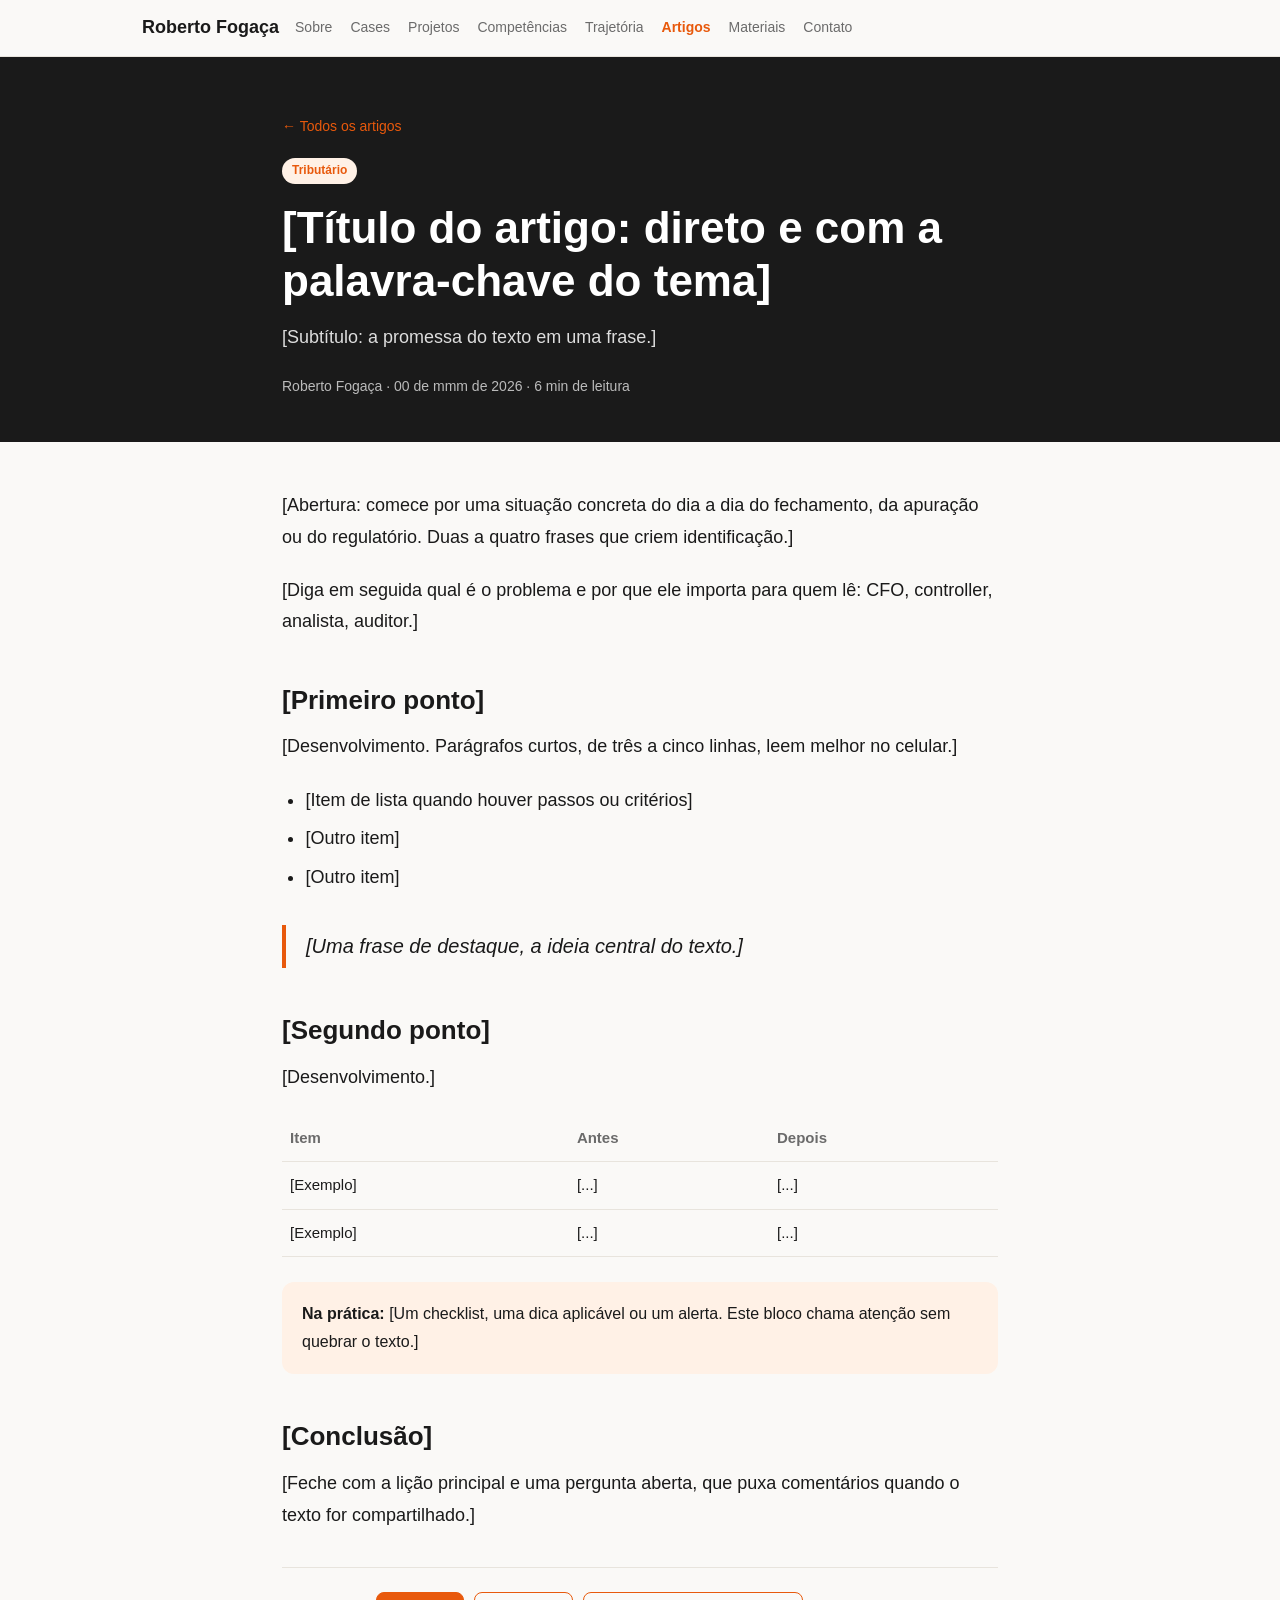
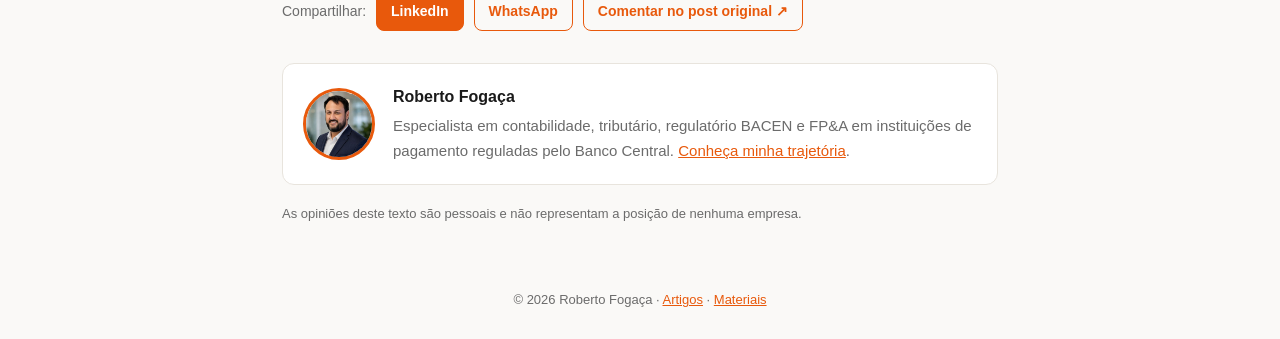
<file: public/artigos/modelo-de-artigo.html>
<!DOCTYPE html>
<html lang="pt-BR">
<head>
<!-- Google tag (gtag.js) -->
<script async src="https://www.googletagmanager.com/gtag/js?id=G-20CN7NE9XW"></script>
<script>
  window.dataLayer = window.dataLayer || [];
  function gtag(){dataLayer.push(arguments);}
  gtag('js', new Date());
  gtag('config', 'G-20CN7NE9XW');
</script>
<meta charset="utf-8">
<meta name="viewport" content="width=device-width, initial-scale=1, viewport-fit=cover">

<!-- ===== TROQUE ESTES 4 ITENS EM CADA ARTIGO ===== -->
<title>[Título do artigo] — Roberto Fogaça</title>
<meta name="description" content="[Resumo de 1 a 2 frases, até ~155 caracteres]">
<link rel="canonical" href="https://robertofogaca.com.br/artigos/modelo-de-artigo">
<meta property="og:title" content="[Título do artigo]">
<meta property="og:description" content="[Resumo de 1 a 2 frases]">
<meta property="article:published_time" content="2026-00-00T09:00:00-03:00"><!-- data de publicação: troque só AAAA-MM-DD; mantenha T09:00:00-03:00 (horário de Brasília) -->
<meta property="og:url" content="https://robertofogaca.com.br/artigos/modelo-de-artigo">
<!-- ================================================ -->

<meta name="robots" content="noindex">
<meta name="author" content="Roberto Fogaça">
<meta property="article:author" content="Roberto Fogaça">
<meta property="og:type" content="article">
<meta property="og:image" content="https://robertofogaca.com.br/assets/img/roberto-fogaca.jpg">
<link rel="stylesheet" href="../assets/css/style.css">
</head>
<body>
<nav><div class="wrap"><b><a href="../index.html">Roberto Fogaça</a></b>
<div class="links"><a href="../index.html#sobre">Sobre</a><a href="../index.html#cases">Cases</a><a href="../index.html#projetos">Projetos</a><a href="../index.html#competencias">Competências</a><a href="../index.html#trajetoria">Trajetória</a><a href="../artigos.html" aria-current="page">Artigos</a><a href="../materiais.html">Materiais</a><a href="../index.html#contato">Contato</a></div></div></nav>

<header class="article-head"><div class="wrap">
<a class="back" href="../artigos.html">← Todos os artigos</a>
<div><span class="tag">Tributário</span></div>
<h1>[Título do artigo: direto e com a palavra-chave do tema]</h1>
<p class="sub">[Subtítulo: a promessa do texto em uma frase.]</p>
<div class="meta">Roberto Fogaça · 00 de mmm de 2026 · 6 min de leitura</div>
</div></header>

<main class="prose-wrap">
<article class="prose">

<p>[Abertura: comece por uma situação concreta do dia a dia do fechamento, da apuração ou do regulatório. Duas a quatro frases que criem identificação.]</p>

<p>[Diga em seguida qual é o problema e por que ele importa para quem lê: CFO, controller, analista, auditor.]</p>

<h2>[Primeiro ponto]</h2>
<p>[Desenvolvimento. Parágrafos curtos, de três a cinco linhas, leem melhor no celular.]</p>

<ul>
<li>[Item de lista quando houver passos ou critérios]</li>
<li>[Outro item]</li>
<li>[Outro item]</li>
</ul>

<blockquote>[Uma frase de destaque, a ideia central do texto.]</blockquote>

<h2>[Segundo ponto]</h2>
<p>[Desenvolvimento.]</p>

<!-- Tabela opcional: apague se não usar -->
<table>
<thead><tr><th>Item</th><th>Antes</th><th>Depois</th></tr></thead>
<tbody>
<tr><td>[Exemplo]</td><td>[...]</td><td>[...]</td></tr>
<tr><td>[Exemplo]</td><td>[...]</td><td>[...]</td></tr>
</tbody>
</table>

<div class="callout"><b>Na prática:</b> [Um checklist, uma dica aplicável ou um alerta. Este bloco chama atenção sem quebrar o texto.]</div>

<h2>[Conclusão]</h2>
<p>[Feche com a lição principal e uma pergunta aberta, que puxa comentários quando o texto for compartilhado.]</p>

</article>

<!-- Compartilhar: troque o endereço depois de "url=" pelo link deste artigo -->
<div class="share">
<span>Compartilhar:</span>
<a class="btn small" target="_blank" rel="noopener" href="https://www.linkedin.com/sharing/share-offsite/?url=https%3A%2F%2Frobertofogaca.com.br%2Fartigos%2Fmodelo-de-artigo">LinkedIn</a>
<a class="btn small outline" target="_blank" rel="noopener" href="https://wa.me/?text=https%3A%2F%2Frobertofogaca.com.br%2Fartigos%2Fmodelo-de-artigo">WhatsApp</a>
<!-- Se o texto também saiu no LinkedIn, mantenha a linha abaixo com o link do post; se não, apague -->
<a class="btn small outline" target="_blank" rel="noopener" href="https://www.linkedin.com/in/robertodfogaca">Comentar no post original ↗</a>
</div>

<div class="author">
<img src="../assets/img/roberto-fogaca.jpg" alt="Roberto Fogaça" width="72" height="72">
<div><b>Roberto Fogaça</b>
<p>Especialista em contabilidade, tributário, regulatório BACEN e FP&amp;A em instituições de pagamento reguladas pelo Banco Central. <a href="../index.html">Conheça minha trajetória</a>.</p></div>
</div>
<p class="note">As opiniões deste texto são pessoais e não representam a posição de nenhuma empresa.</p>
</main>

<footer><div class="wrap">© 2026 Roberto Fogaça · <a href="../artigos.html">Artigos</a> · <a href="../materiais.html">Materiais</a></div></footer>
</body>
</html>
</file>
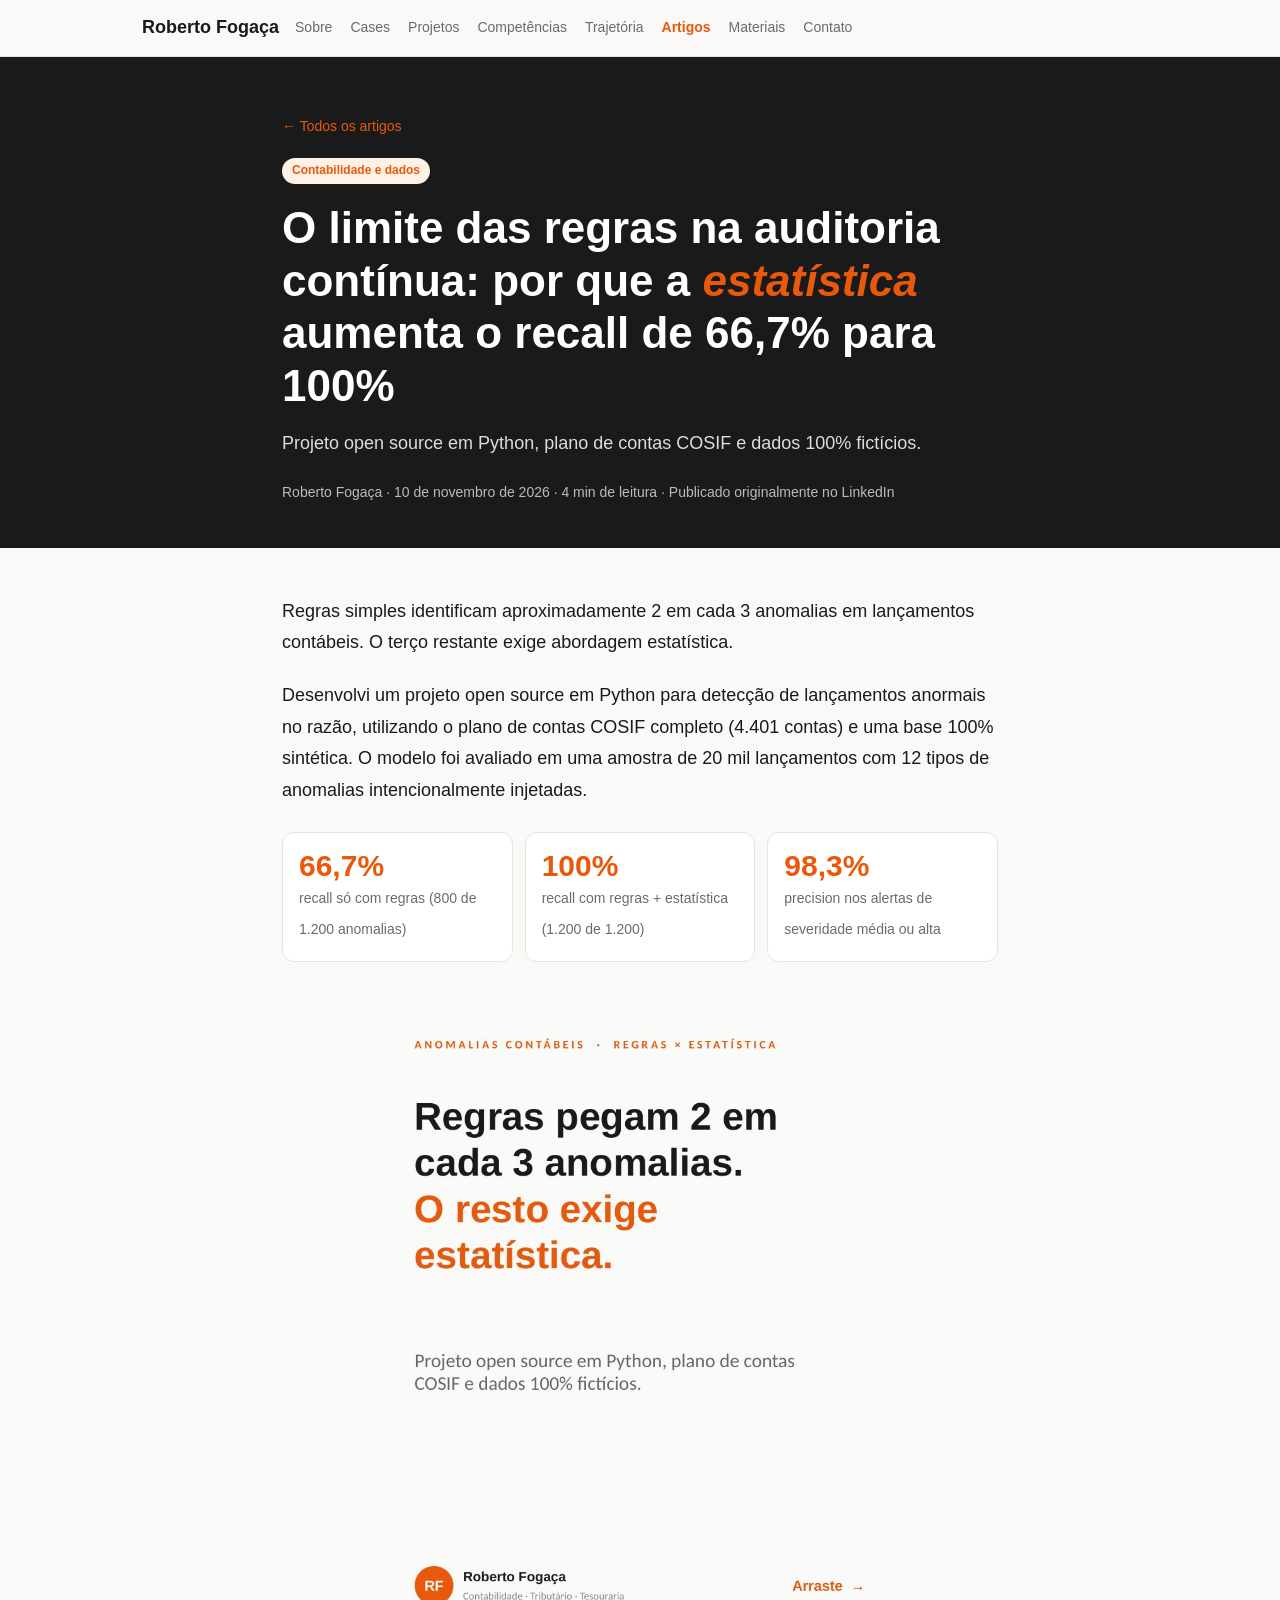
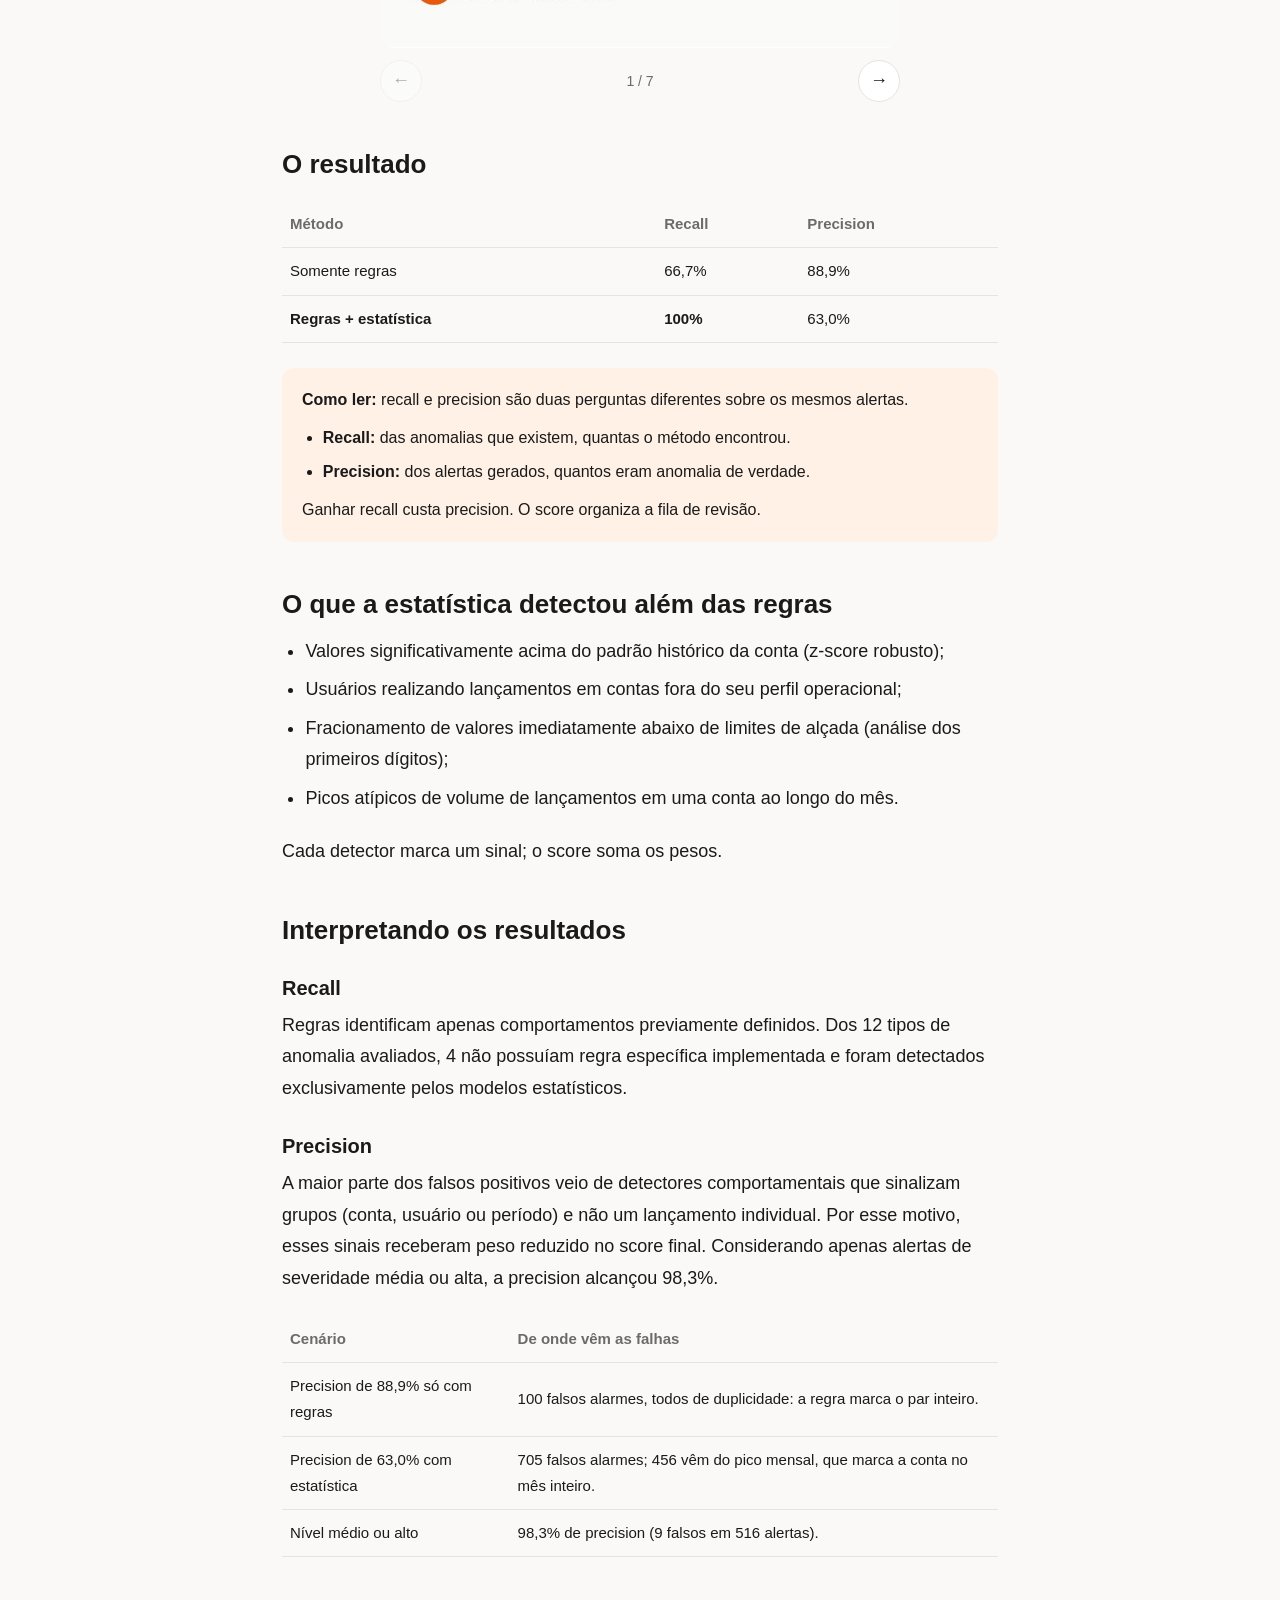
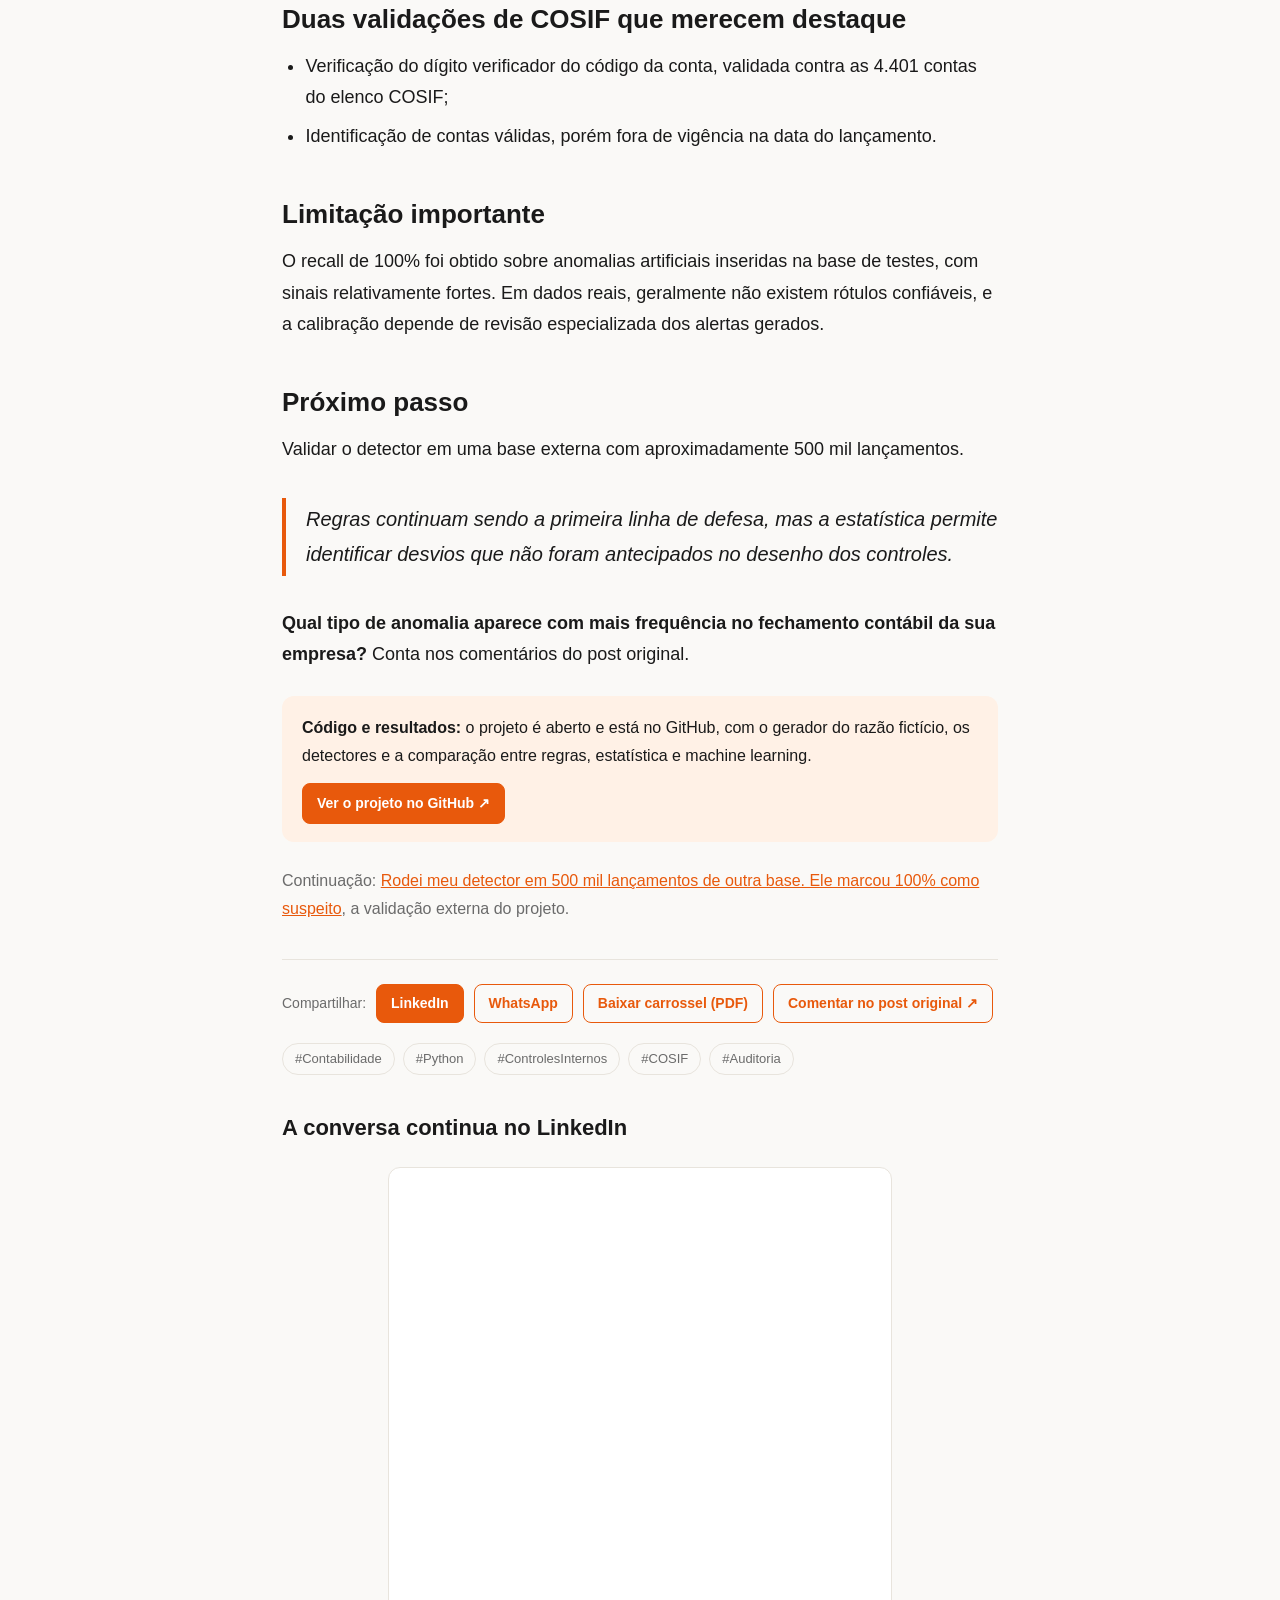
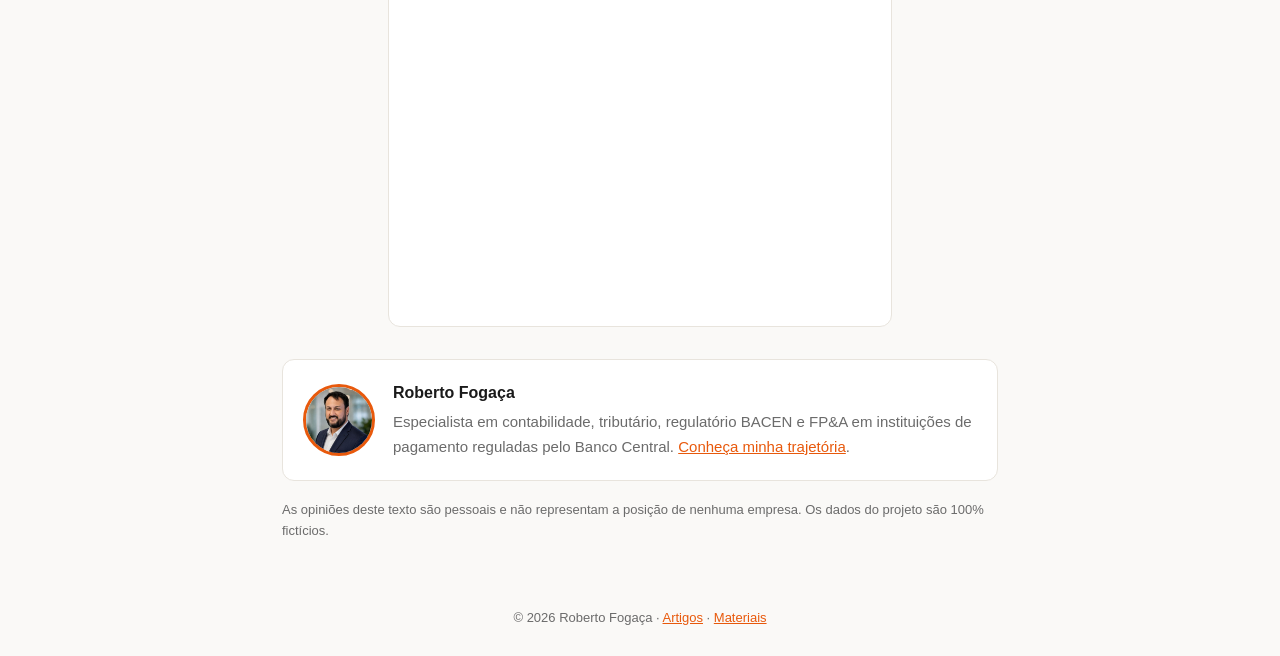
<file: public/artigos/regras-vs-estatistica.html>
<!DOCTYPE html>
<html lang="pt-BR">
<head>
<!-- Google tag (gtag.js) -->
<script async src="https://www.googletagmanager.com/gtag/js?id=G-20CN7NE9XW"></script>
<script>
  window.dataLayer = window.dataLayer || [];
  function gtag(){dataLayer.push(arguments);}
  gtag('js', new Date());
  gtag('config', 'G-20CN7NE9XW');
</script>
<meta charset="utf-8">
<meta name="viewport" content="width=device-width, initial-scale=1, viewport-fit=cover">
<title>O limite das regras na auditoria contínua: por que a estatística aumenta o recall de 66,7% para 100% — Roberto Fogaça</title>
<meta name="description" content="Projeto open source em Python que detecta lançamentos contábeis anormais com plano COSIF: regras pegam 2 em cada 3 anomalias, e a estatística encontra o restante.">
<link rel="canonical" href="https://robertofogaca.com.br/artigos/regras-vs-estatistica">
<meta name="author" content="Roberto Fogaça">
<meta property="article:author" content="Roberto Fogaça">
<meta property="og:type" content="article">
<meta property="og:title" content="O limite das regras na auditoria contínua: por que a estatística aumenta o recall de 66,7% para 100%">
<meta property="og:description" content="Projeto open source em Python que detecta lançamentos contábeis anormais com plano COSIF: regras pegam 2 em cada 3 anomalias, e a estatística encontra o restante.">
<meta property="article:published_time" content="2026-11-10T09:00:00-03:00">
<meta property="og:url" content="https://robertofogaca.com.br/artigos/regras-vs-estatistica">
<meta property="og:image" content="https://robertofogaca.com.br/assets/img/publicacoes/regras-estatistica-og.jpg">
<meta property="og:image:width" content="1200">
<meta property="og:image:height" content="627">
<link rel="stylesheet" href="../assets/css/style.css">
</head>
<body>
<nav><div class="wrap"><b><a href="../index.html">Roberto Fogaça</a></b>
<div class="links"><a href="../index.html#sobre">Sobre</a><a href="../index.html#cases">Cases</a><a href="../index.html#projetos">Projetos</a><a href="../index.html#competencias">Competências</a><a href="../index.html#trajetoria">Trajetória</a><a href="../artigos.html" aria-current="page">Artigos</a><a href="../materiais.html">Materiais</a><a href="../index.html#contato">Contato</a></div></div></nav>

<header class="article-head"><div class="wrap">
<a class="back" href="../artigos.html">← Todos os artigos</a>
<div><span class="tag">Contabilidade e dados</span></div>
<h1>O limite das regras na auditoria contínua: por que a <em style="color:var(--accent)">estatística</em> aumenta o recall de 66,7% para 100%</h1>
<p class="sub">Projeto open source em Python, plano de contas COSIF e dados 100% fictícios.</p>
<div class="meta">Roberto Fogaça · 10 de novembro de 2026 · 4 min de leitura · Publicado originalmente no LinkedIn</div>
</div></header>

<main class="prose-wrap">
<article class="prose">

<p>Regras simples identificam aproximadamente 2 em cada 3 anomalias em lançamentos contábeis. O terço restante exige abordagem estatística.</p>

<p>Desenvolvi um projeto open source em Python para detecção de lançamentos anormais no razão, utilizando o plano de contas COSIF completo (4.401 contas) e uma base 100% sintética. O modelo foi avaliado em uma amostra de 20 mil lançamentos com 12 tipos de anomalias intencionalmente injetadas.</p>

<div class="stat-row">
<div><b>66,7%</b><span>recall só com regras (800 de 1.200 anomalias)</span></div>
<div><b>100%</b><span>recall com regras + estatística (1.200 de 1.200)</span></div>
<div><b>98,3%</b><span>precision nos alertas de severidade média ou alta</span></div>
</div>

<!-- Carrossel: as imagens ficam em assets/img/publicacoes/ -->
<div class="carousel" aria-label="Carrossel publicado no LinkedIn">
<div class="slides" id="slides" tabindex="0">
<img src="../assets/img/publicacoes/regras-estatistica-1.jpg" alt="Capa: Regras pegam 2 em cada 3 anomalias. O resto exige estatística." width="825" height="1031">
<img src="../assets/img/publicacoes/regras-estatistica-2.jpg" alt="O resultado: mais recall, menos precision" width="825" height="1031" loading="lazy">
<img src="../assets/img/publicacoes/regras-estatistica-3.jpg" alt="Como ler: recall e precision" width="825" height="1031" loading="lazy">
<img src="../assets/img/publicacoes/regras-estatistica-4.jpg" alt="O que só a estatística pegou: quatro tipos sem regra" width="825" height="1031" loading="lazy">
<img src="../assets/img/publicacoes/regras-estatistica-5.jpg" alt="Por que não 100%: de onde vêm as falhas" width="825" height="1031" loading="lazy">
<img src="../assets/img/publicacoes/regras-estatistica-6.jpg" alt="O que é específico de COSIF: duas regras do plano de contas" width="825" height="1031" loading="lazy">
<img src="../assets/img/publicacoes/regras-estatistica-7.jpg" alt="Vamos trocar ideias?" width="825" height="1031" loading="lazy">
</div>
<div class="carousel-ctrl">
<button type="button" id="prev" aria-label="Slide anterior">←</button>
<span id="count">1 / 7</span>
<button type="button" id="next" aria-label="Próximo slide">→</button>
</div>
</div>

<h2>O resultado</h2>
<table>
<thead><tr><th>Método</th><th>Recall</th><th>Precision</th></tr></thead>
<tbody>
<tr><td>Somente regras</td><td>66,7%</td><td>88,9%</td></tr>
<tr><td><b>Regras + estatística</b></td><td><b>100%</b></td><td>63,0%</td></tr>
</tbody>
</table>

<div class="callout"><b>Como ler:</b> recall e precision são duas perguntas diferentes sobre os mesmos alertas.
<ul style="margin:.6em 0 0">
<li><b>Recall:</b> das anomalias que existem, quantas o método encontrou.</li>
<li><b>Precision:</b> dos alertas gerados, quantos eram anomalia de verdade.</li>
</ul>
<p style="margin:.6em 0 0">Ganhar recall custa precision. O score organiza a fila de revisão.</p></div>

<h2>O que a estatística detectou além das regras</h2>
<ul>
<li>Valores significativamente acima do padrão histórico da conta (z-score robusto);</li>
<li>Usuários realizando lançamentos em contas fora do seu perfil operacional;</li>
<li>Fracionamento de valores imediatamente abaixo de limites de alçada (análise dos primeiros dígitos);</li>
<li>Picos atípicos de volume de lançamentos em uma conta ao longo do mês.</li>
</ul>
<p>Cada detector marca um sinal; o score soma os pesos.</p>

<h2>Interpretando os resultados</h2>
<h3>Recall</h3>
<p>Regras identificam apenas comportamentos previamente definidos. Dos 12 tipos de anomalia avaliados, 4 não possuíam regra específica implementada e foram detectados exclusivamente pelos modelos estatísticos.</p>

<h3>Precision</h3>
<p>A maior parte dos falsos positivos veio de detectores comportamentais que sinalizam grupos (conta, usuário ou período) e não um lançamento individual. Por esse motivo, esses sinais receberam peso reduzido no score final. Considerando apenas alertas de severidade média ou alta, a precision alcançou 98,3%.</p>
<table>
<thead><tr><th>Cenário</th><th>De onde vêm as falhas</th></tr></thead>
<tbody>
<tr><td>Precision de 88,9% só com regras</td><td>100 falsos alarmes, todos de duplicidade: a regra marca o par inteiro.</td></tr>
<tr><td>Precision de 63,0% com estatística</td><td>705 falsos alarmes; 456 vêm do pico mensal, que marca a conta no mês inteiro.</td></tr>
<tr><td>Nível médio ou alto</td><td>98,3% de precision (9 falsos em 516 alertas).</td></tr>
</tbody>
</table>

<h2>Duas validações de COSIF que merecem destaque</h2>
<ul>
<li>Verificação do dígito verificador do código da conta, validada contra as 4.401 contas do elenco COSIF;</li>
<li>Identificação de contas válidas, porém fora de vigência na data do lançamento.</li>
</ul>

<h2>Limitação importante</h2>
<p>O recall de 100% foi obtido sobre anomalias artificiais inseridas na base de testes, com sinais relativamente fortes. Em dados reais, geralmente não existem rótulos confiáveis, e a calibração depende de revisão especializada dos alertas gerados.</p>

<h2>Próximo passo</h2>
<p>Validar o detector em uma base externa com aproximadamente 500 mil lançamentos.</p>

<blockquote>Regras continuam sendo a primeira linha de defesa, mas a estatística permite identificar desvios que não foram antecipados no desenho dos controles.</blockquote>

<p><b>Qual tipo de anomalia aparece com mais frequência no fechamento contábil da sua empresa?</b> Conta nos comentários do post original.</p>

<div class="callout"><b>Código e resultados:</b> o projeto é aberto e está no GitHub, com o gerador do razão fictício, os detectores e a comparação entre regras, estatística e machine learning.
<p style="margin:.8em 0 0"><a class="btn small" href="https://github.com/robertofogaca-fin/accounting-risk-analytics" target="_blank" rel="noopener">Ver o projeto no GitHub ↗</a></p></div>

<p style="font-size:16px;color:var(--muted)">Continuação: <a href="validacao-500-mil-lancamentos.html">Rodei meu detector em 500 mil lançamentos de outra base. Ele marcou 100% como suspeito</a>, a validação externa do projeto.</p>

</article>

<div class="share">
<span>Compartilhar:</span>
<a class="btn small" target="_blank" rel="noopener" href="https://www.linkedin.com/sharing/share-offsite/?url=https%3A%2F%2Frobertofogaca.com.br%2Fartigos%2Fregras-vs-estatistica">LinkedIn</a>
<a class="btn small outline" target="_blank" rel="noopener" href="https://wa.me/?text=O%20limite%20das%20regras%20na%20auditoria%20cont%C3%ADnua%20https%3A%2F%2Frobertofogaca.com.br%2Fartigos%2Fregras-vs-estatistica">WhatsApp</a>
<a class="btn small outline" href="../downloads/Carrossel_Regras_x_Estatistica_RF.pdf" download>Baixar carrossel (PDF)</a>
<a class="btn small outline" target="_blank" rel="noopener" href="https://www.linkedin.com/feed/update/urn:li:ugcPost:7526104002653089792/">Comentar no post original ↗</a>
</div>

<div class="hashtags">
<a href="https://www.linkedin.com/search/results/all/?keywords=%23contabilidade" target="_blank" rel="noopener">#Contabilidade</a>
<a href="https://www.linkedin.com/search/results/all/?keywords=%23python" target="_blank" rel="noopener">#Python</a>
<a href="https://www.linkedin.com/search/results/all/?keywords=%23controlesinternos" target="_blank" rel="noopener">#ControlesInternos</a>
<a href="https://www.linkedin.com/search/results/all/?keywords=%23cosif" target="_blank" rel="noopener">#COSIF</a>
<a href="https://www.linkedin.com/search/results/all/?keywords=%23auditoria" target="_blank" rel="noopener">#Auditoria</a>
</div>

<h2 style="font-size:22px;margin:40px 0 0">A conversa continua no LinkedIn</h2>
<div class="embed">
<iframe src="https://www.linkedin.com/embed/feed/update/urn:li:ugcPost:7526104002653089792" loading="lazy" allowfullscreen title="Publicação incorporada do LinkedIn"></iframe>
</div>

<div class="author">
<img src="../assets/img/roberto-fogaca.jpg" alt="Roberto Fogaça" width="72" height="72">
<div><b>Roberto Fogaça</b>
<p>Especialista em contabilidade, tributário, regulatório BACEN e FP&amp;A em instituições de pagamento reguladas pelo Banco Central. <a href="../index.html">Conheça minha trajetória</a>.</p></div>
</div>
<p class="note">As opiniões deste texto são pessoais e não representam a posição de nenhuma empresa. Os dados do projeto são 100% fictícios.</p>
</main>

<footer><div class="wrap">© 2026 Roberto Fogaça · <a href="../artigos.html">Artigos</a> · <a href="../materiais.html">Materiais</a></div></footer>

<script>
// Carrossel (não precisa mexer)
(function(){
  var s=document.getElementById('slides'),p=document.getElementById('prev'),n=document.getElementById('next'),c=document.getElementById('count');
  var total=s.children.length;
  function atual(){return Math.round(s.scrollLeft/(s.children[0].offsetWidth+12));}
  function ir(i){i=Math.max(0,Math.min(total-1,i));s.scrollTo({left:i*(s.children[0].offsetWidth+12)});}
  function upd(){var i=atual();c.textContent=(i+1)+' / '+total;p.disabled=i===0;n.disabled=i===total-1;}
  p.onclick=function(){ir(atual()-1);};
  n.onclick=function(){ir(atual()+1);};
  s.addEventListener('scroll',function(){window.requestAnimationFrame(upd);});
  s.addEventListener('keydown',function(e){if(e.key==='ArrowRight'){ir(atual()+1);e.preventDefault();}if(e.key==='ArrowLeft'){ir(atual()-1);e.preventDefault();}});
  upd();
})();
</script>
</body>
</html>
</file>
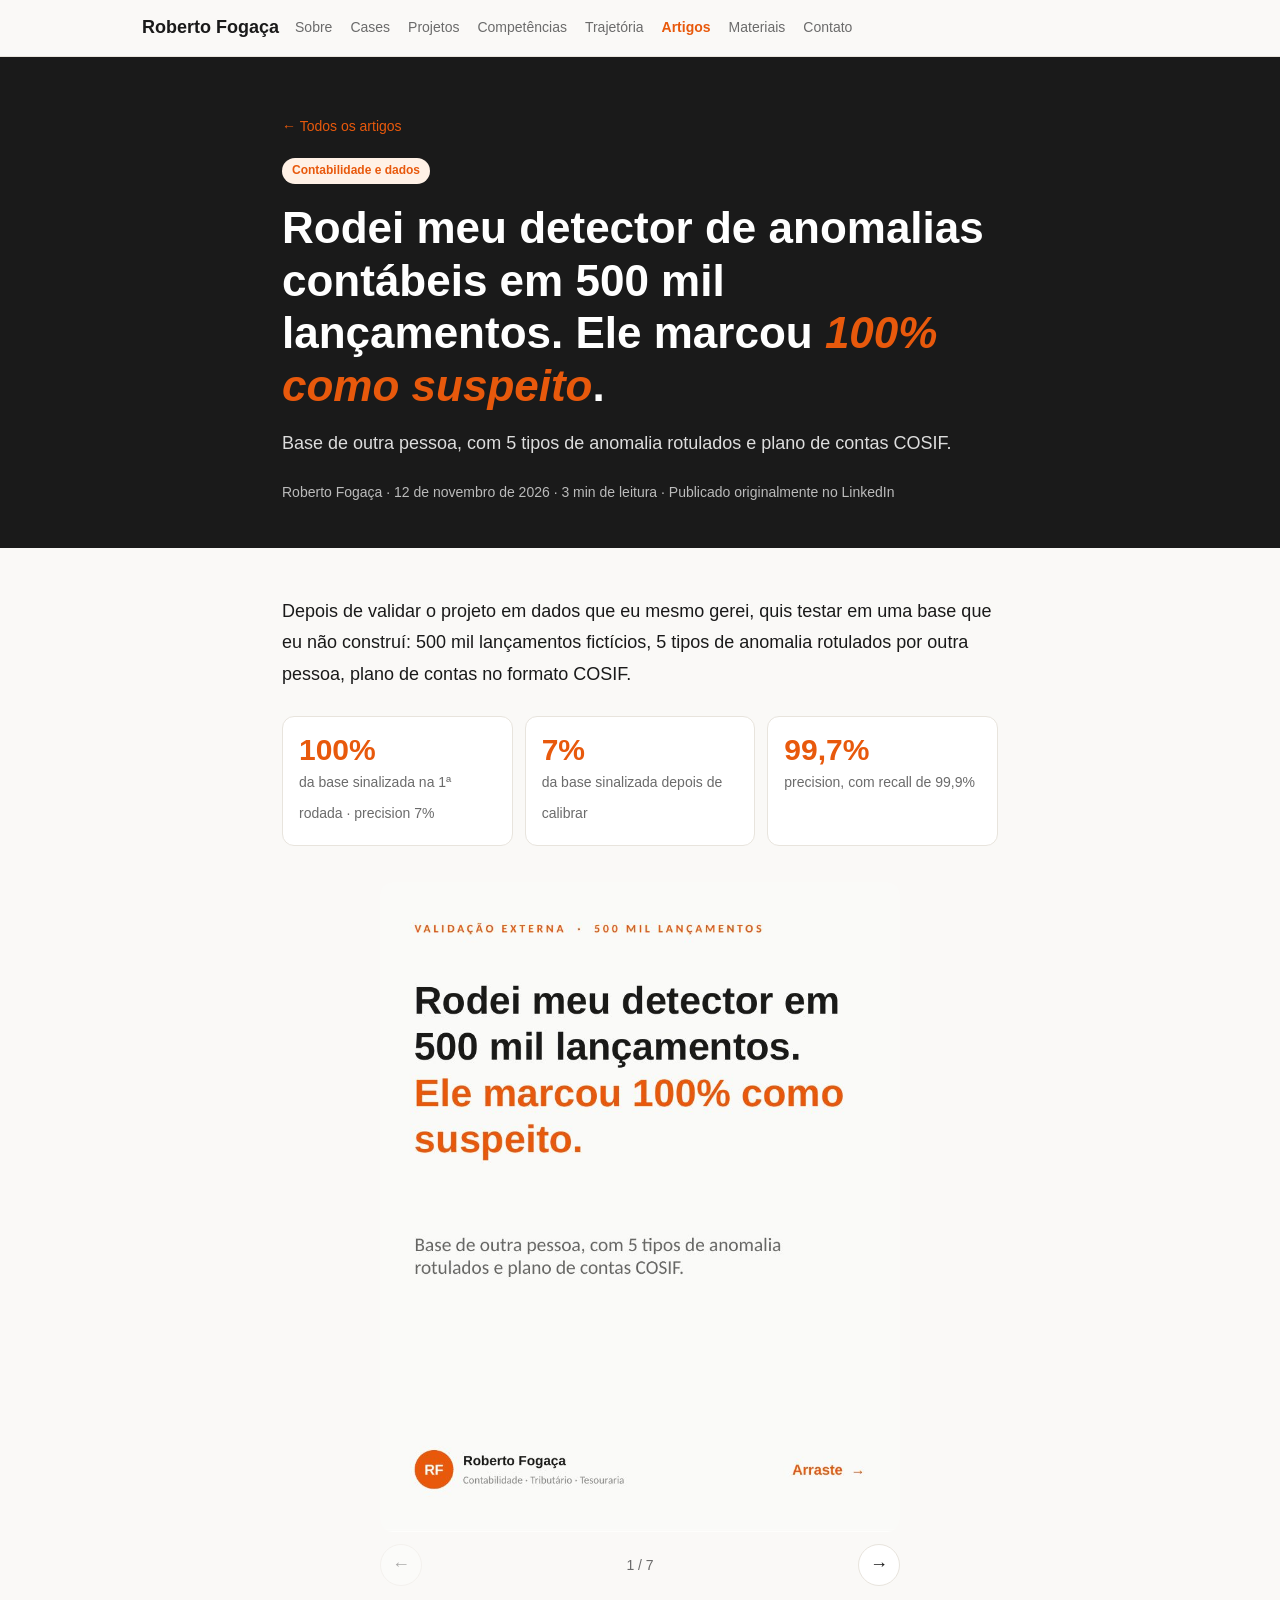
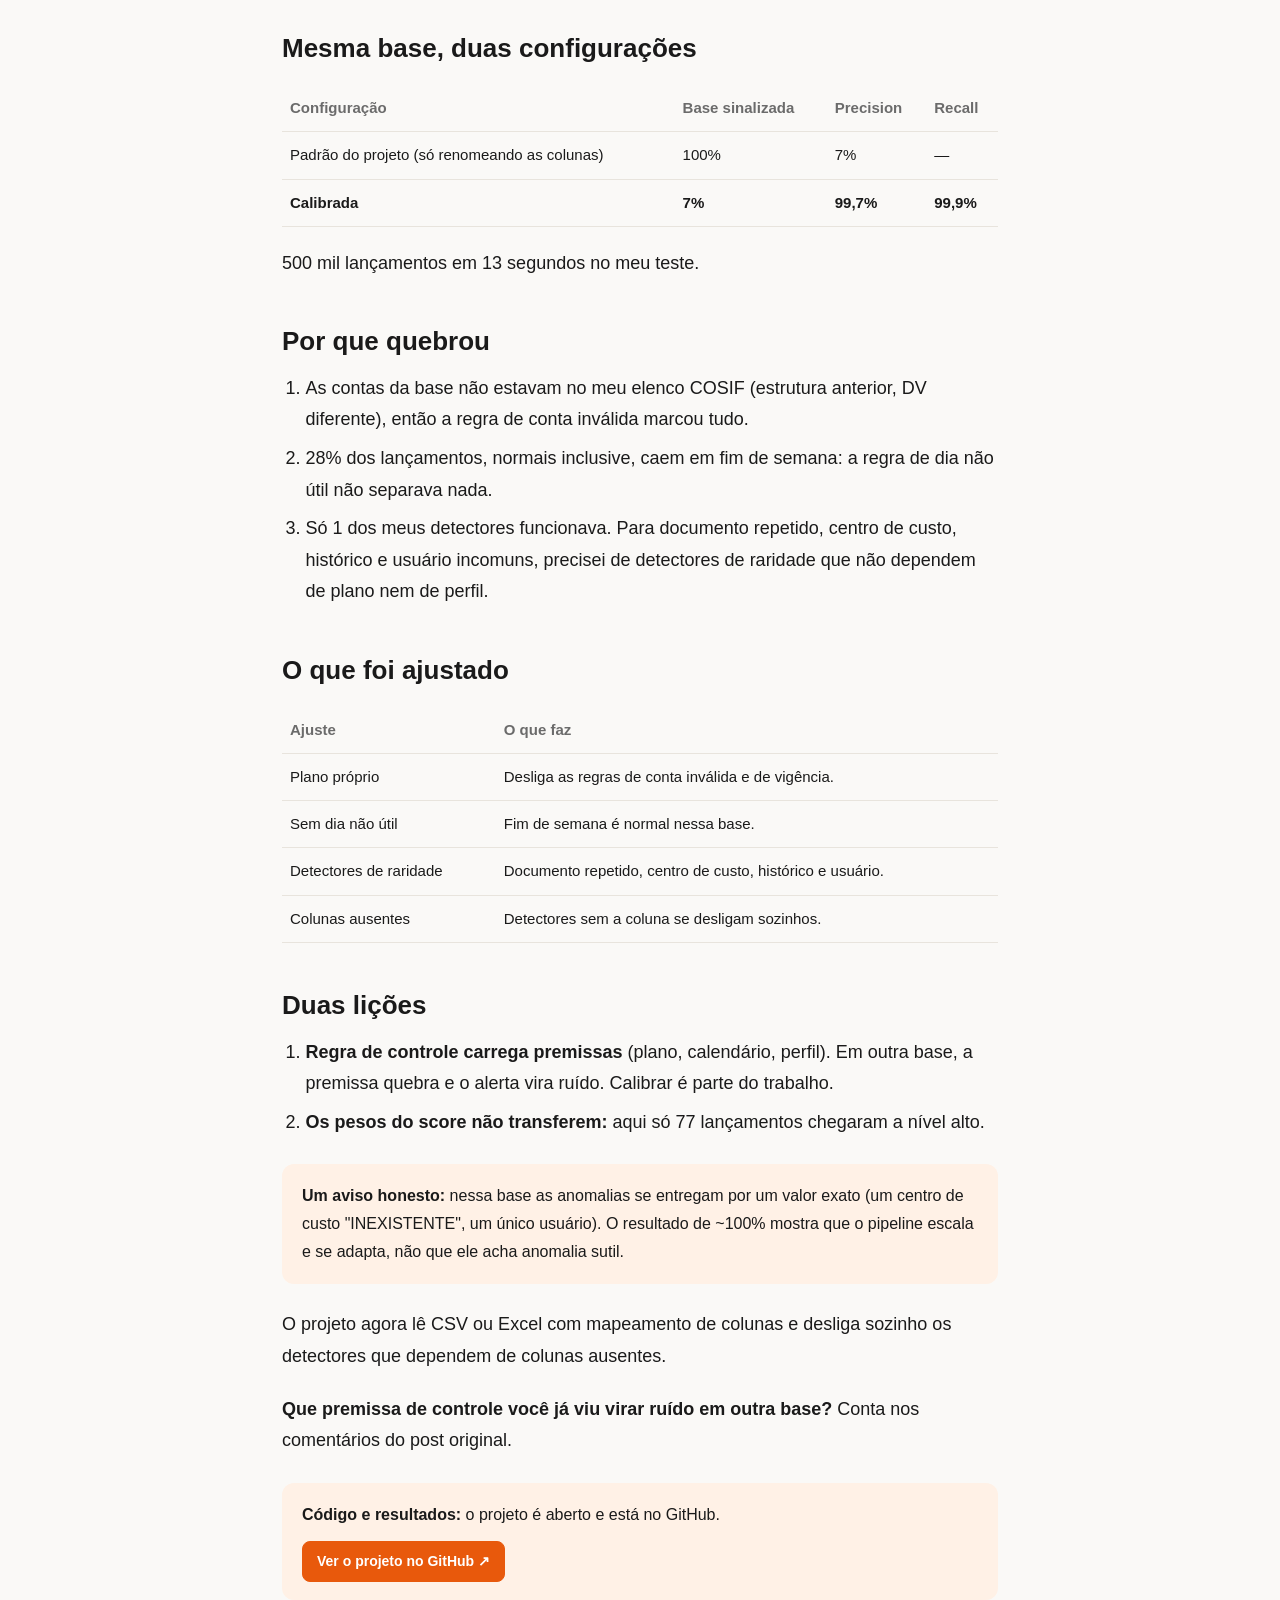
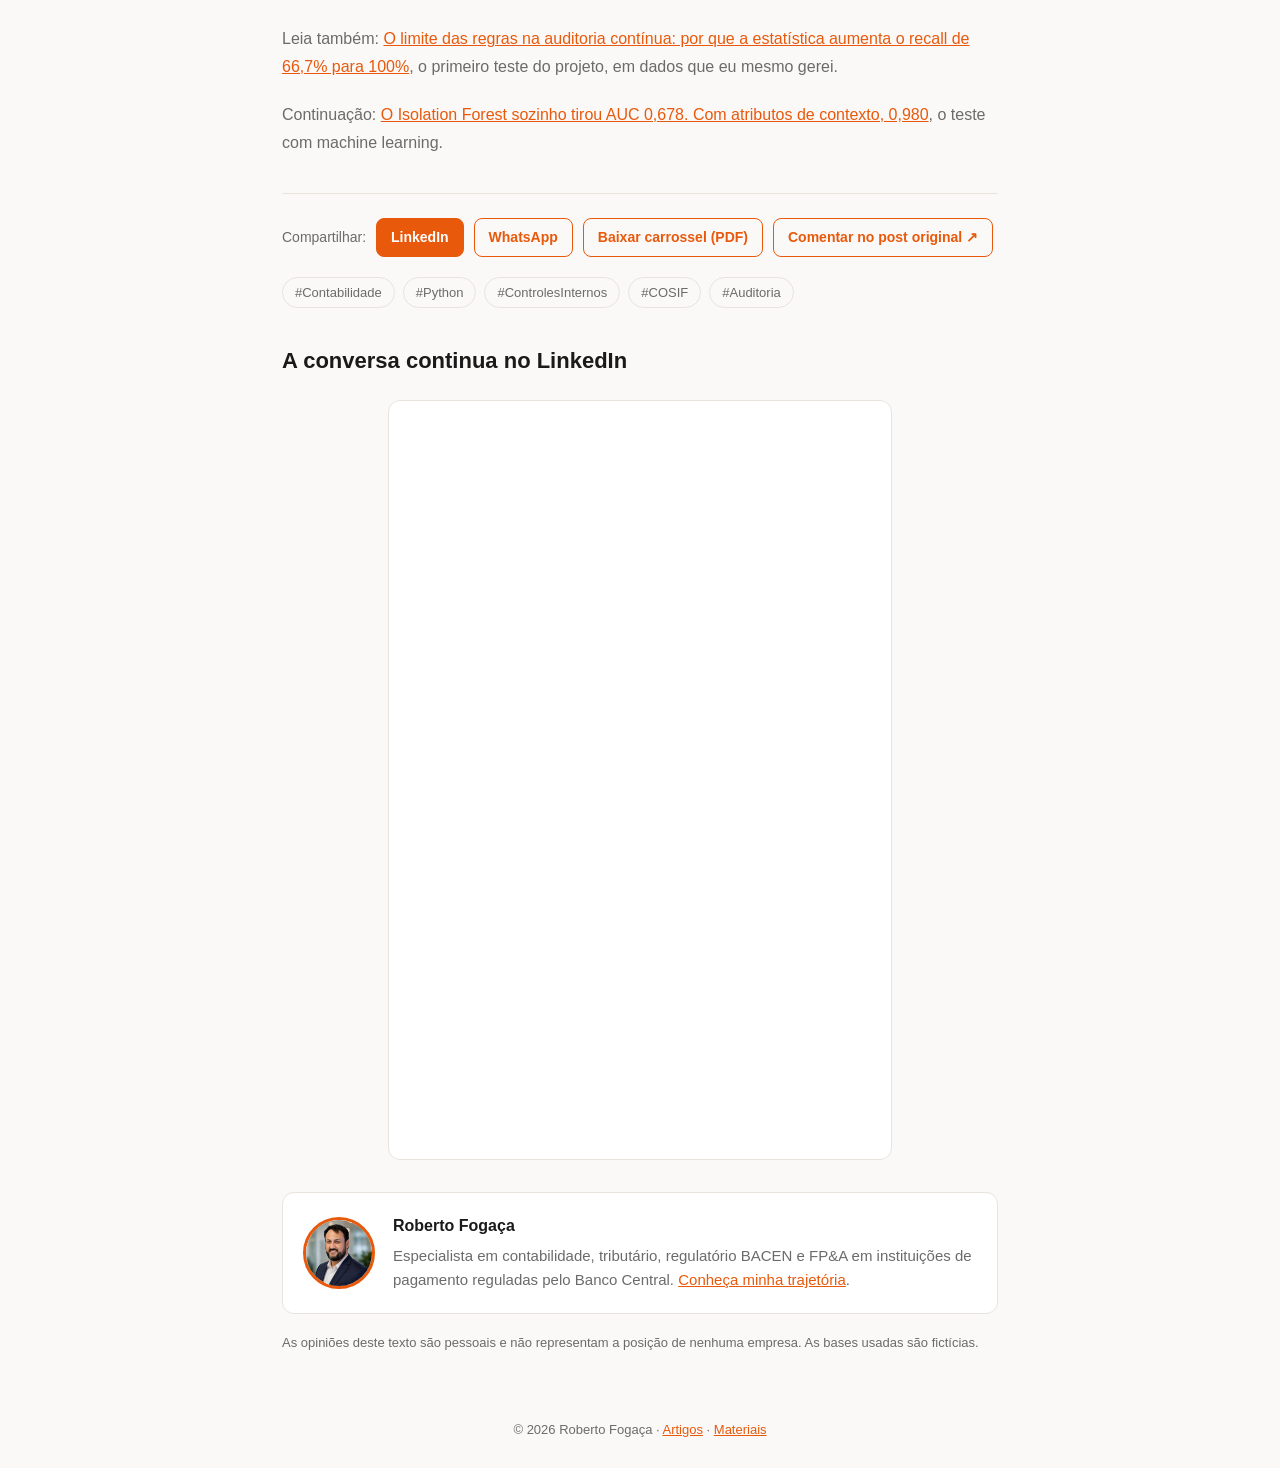
<file: public/artigos/validacao-500-mil-lancamentos.html>
<!DOCTYPE html>
<html lang="pt-BR">
<head>
<!-- Google tag (gtag.js) -->
<script async src="https://www.googletagmanager.com/gtag/js?id=G-20CN7NE9XW"></script>
<script>
  window.dataLayer = window.dataLayer || [];
  function gtag(){dataLayer.push(arguments);}
  gtag('js', new Date());
  gtag('config', 'G-20CN7NE9XW');
</script>
<meta charset="utf-8">
<meta name="viewport" content="width=device-width, initial-scale=1, viewport-fit=cover">
<title>Rodei meu detector de anomalias contábeis em 500 mil lançamentos. Ele marcou 100% como suspeito — Roberto Fogaça</title>
<meta name="description" content="Validação externa de um detector de anomalias contábeis em 500 mil lançamentos: por que as regras viraram ruído em outra base e como a calibração levou a precision de 7% para 99,7%.">
<link rel="canonical" href="https://robertofogaca.com.br/artigos/validacao-500-mil-lancamentos">
<meta name="author" content="Roberto Fogaça">
<meta property="article:author" content="Roberto Fogaça">
<meta property="og:type" content="article">
<meta property="og:title" content="Rodei meu detector de anomalias contábeis em 500 mil lançamentos. Ele marcou 100% como suspeito">
<meta property="og:description" content="Validação externa de um detector de anomalias contábeis em 500 mil lançamentos: por que as regras viraram ruído em outra base e como a calibração levou a precision de 7% para 99,7%.">
<meta property="article:published_time" content="2026-11-12T09:00:00-03:00">
<meta property="og:url" content="https://robertofogaca.com.br/artigos/validacao-500-mil-lancamentos">
<meta property="og:image" content="https://robertofogaca.com.br/assets/img/publicacoes/validacao-500mil-og.jpg">
<meta property="og:image:width" content="1200">
<meta property="og:image:height" content="627">
<link rel="stylesheet" href="../assets/css/style.css">
</head>
<body>
<nav><div class="wrap"><b><a href="../index.html">Roberto Fogaça</a></b>
<div class="links"><a href="../index.html#sobre">Sobre</a><a href="../index.html#cases">Cases</a><a href="../index.html#projetos">Projetos</a><a href="../index.html#competencias">Competências</a><a href="../index.html#trajetoria">Trajetória</a><a href="../artigos.html" aria-current="page">Artigos</a><a href="../materiais.html">Materiais</a><a href="../index.html#contato">Contato</a></div></div></nav>

<header class="article-head"><div class="wrap">
<a class="back" href="../artigos.html">← Todos os artigos</a>
<div><span class="tag">Contabilidade e dados</span></div>
<h1>Rodei meu detector de anomalias contábeis em 500 mil lançamentos. Ele marcou <em style="color:var(--accent)">100% como suspeito</em>.</h1>
<p class="sub">Base de outra pessoa, com 5 tipos de anomalia rotulados e plano de contas COSIF.</p>
<div class="meta">Roberto Fogaça · 12 de novembro de 2026 · 3 min de leitura · Publicado originalmente no LinkedIn</div>
</div></header>

<main class="prose-wrap">
<article class="prose">

<p>Depois de validar o projeto em dados que eu mesmo gerei, quis testar em uma base que eu não construí: 500 mil lançamentos fictícios, 5 tipos de anomalia rotulados por outra pessoa, plano de contas no formato COSIF.</p>

<div class="stat-row">
<div><b>100%</b><span>da base sinalizada na 1ª rodada · precision 7%</span></div>
<div><b>7%</b><span>da base sinalizada depois de calibrar</span></div>
<div><b>99,7%</b><span>precision, com recall de 99,9%</span></div>
</div>

<!-- Carrossel: as imagens ficam em assets/img/publicacoes/ -->
<div class="carousel" aria-label="Carrossel publicado no LinkedIn">
<div class="slides" id="slides" tabindex="0">
<img src="../assets/img/publicacoes/validacao-500mil-1.jpg" alt="Capa: Rodei meu detector em 500 mil lançamentos. Ele marcou 100% como suspeito." width="825" height="1031">
<img src="../assets/img/publicacoes/validacao-500mil-2.jpg" alt="O resultado: mesma base, duas configurações" width="825" height="1031" loading="lazy">
<img src="../assets/img/publicacoes/validacao-500mil-3.jpg" alt="O que quebrou: por que marcou tudo" width="825" height="1031" loading="lazy">
<img src="../assets/img/publicacoes/validacao-500mil-4.jpg" alt="Como ler: sinalizados, precision e recall" width="825" height="1031" loading="lazy">
<img src="../assets/img/publicacoes/validacao-500mil-5.jpg" alt="O que foi ajustado: calibrar para a base" width="825" height="1031" loading="lazy">
<img src="../assets/img/publicacoes/validacao-500mil-6.jpg" alt="Um aviso honesto: o que o resultado não prova" width="825" height="1031" loading="lazy">
<img src="../assets/img/publicacoes/validacao-500mil-7.jpg" alt="Vamos trocar ideias?" width="825" height="1031" loading="lazy">
</div>
<div class="carousel-ctrl">
<button type="button" id="prev" aria-label="Slide anterior">←</button>
<span id="count">1 / 7</span>
<button type="button" id="next" aria-label="Próximo slide">→</button>
</div>
</div>

<h2>Mesma base, duas configurações</h2>
<table>
<thead><tr><th>Configuração</th><th>Base sinalizada</th><th>Precision</th><th>Recall</th></tr></thead>
<tbody>
<tr><td>Padrão do projeto (só renomeando as colunas)</td><td>100%</td><td>7%</td><td>—</td></tr>
<tr><td><b>Calibrada</b></td><td><b>7%</b></td><td><b>99,7%</b></td><td><b>99,9%</b></td></tr>
</tbody>
</table>
<p>500 mil lançamentos em 13 segundos no meu teste.</p>

<h2>Por que quebrou</h2>
<ol>
<li>As contas da base não estavam no meu elenco COSIF (estrutura anterior, DV diferente), então a regra de conta inválida marcou tudo.</li>
<li>28% dos lançamentos, normais inclusive, caem em fim de semana: a regra de dia não útil não separava nada.</li>
<li>Só 1 dos meus detectores funcionava. Para documento repetido, centro de custo, histórico e usuário incomuns, precisei de detectores de raridade que não dependem de plano nem de perfil.</li>
</ol>

<h2>O que foi ajustado</h2>
<table>
<thead><tr><th>Ajuste</th><th>O que faz</th></tr></thead>
<tbody>
<tr><td>Plano próprio</td><td>Desliga as regras de conta inválida e de vigência.</td></tr>
<tr><td>Sem dia não útil</td><td>Fim de semana é normal nessa base.</td></tr>
<tr><td>Detectores de raridade</td><td>Documento repetido, centro de custo, histórico e usuário.</td></tr>
<tr><td>Colunas ausentes</td><td>Detectores sem a coluna se desligam sozinhos.</td></tr>
</tbody>
</table>

<h2>Duas lições</h2>
<ol>
<li><b>Regra de controle carrega premissas</b> (plano, calendário, perfil). Em outra base, a premissa quebra e o alerta vira ruído. Calibrar é parte do trabalho.</li>
<li><b>Os pesos do score não transferem:</b> aqui só 77 lançamentos chegaram a nível alto.</li>
</ol>

<div class="callout"><b>Um aviso honesto:</b> nessa base as anomalias se entregam por um valor exato (um centro de custo "INEXISTENTE", um único usuário). O resultado de ~100% mostra que o pipeline escala e se adapta, não que ele acha anomalia sutil.</div>

<p>O projeto agora lê CSV ou Excel com mapeamento de colunas e desliga sozinho os detectores que dependem de colunas ausentes.</p>

<p><b>Que premissa de controle você já viu virar ruído em outra base?</b> Conta nos comentários do post original.</p>

<div class="callout"><b>Código e resultados:</b> o projeto é aberto e está no GitHub.
<p style="margin:.8em 0 0"><a class="btn small" href="https://github.com/robertofogaca-fin/accounting-risk-analytics" target="_blank" rel="noopener">Ver o projeto no GitHub ↗</a></p></div>

<p style="font-size:16px;color:var(--muted)">Leia também: <a href="regras-vs-estatistica.html">O limite das regras na auditoria contínua: por que a estatística aumenta o recall de 66,7% para 100%</a>, o primeiro teste do projeto, em dados que eu mesmo gerei.</p>

<p style="font-size:16px;color:var(--muted)">Continuação: <a href="ml-anomalias-contabeis.html">O Isolation Forest sozinho tirou AUC 0,678. Com atributos de contexto, 0,980</a>, o teste com machine learning.</p>

</article>

<div class="share">
<span>Compartilhar:</span>
<a class="btn small" target="_blank" rel="noopener" href="https://www.linkedin.com/sharing/share-offsite/?url=https%3A%2F%2Frobertofogaca.com.br%2Fartigos%2Fvalidacao-500-mil-lancamentos">LinkedIn</a>
<a class="btn small outline" target="_blank" rel="noopener" href="https://wa.me/?text=Rodei%20meu%20detector%20de%20anomalias%20cont%C3%A1beis%20em%20500%20mil%20lan%C3%A7amentos%20https%3A%2F%2Frobertofogaca.com.br%2Fartigos%2Fvalidacao-500-mil-lancamentos">WhatsApp</a>
<a class="btn small outline" href="../downloads/Carrossel_Validacao_500mil_RF.pdf" download>Baixar carrossel (PDF)</a>
<a class="btn small outline" target="_blank" rel="noopener" href="https://www.linkedin.com/feed/update/urn:li:ugcPost:7526820138453704704/">Comentar no post original ↗</a>
</div>

<div class="hashtags">
<a href="https://www.linkedin.com/search/results/all/?keywords=%23contabilidade" target="_blank" rel="noopener">#Contabilidade</a>
<a href="https://www.linkedin.com/search/results/all/?keywords=%23python" target="_blank" rel="noopener">#Python</a>
<a href="https://www.linkedin.com/search/results/all/?keywords=%23controlesinternos" target="_blank" rel="noopener">#ControlesInternos</a>
<a href="https://www.linkedin.com/search/results/all/?keywords=%23cosif" target="_blank" rel="noopener">#COSIF</a>
<a href="https://www.linkedin.com/search/results/all/?keywords=%23auditoria" target="_blank" rel="noopener">#Auditoria</a>
</div>

<h2 style="font-size:22px;margin:40px 0 0">A conversa continua no LinkedIn</h2>
<div class="embed">
<iframe src="https://www.linkedin.com/embed/feed/update/urn:li:ugcPost:7526820138453704704" loading="lazy" allowfullscreen title="Publicação incorporada do LinkedIn"></iframe>
</div>

<div class="author">
<img src="../assets/img/roberto-fogaca.jpg" alt="Roberto Fogaça" width="72" height="72">
<div><b>Roberto Fogaça</b>
<p>Especialista em contabilidade, tributário, regulatório BACEN e FP&amp;A em instituições de pagamento reguladas pelo Banco Central. <a href="../index.html">Conheça minha trajetória</a>.</p></div>
</div>
<p class="note">As opiniões deste texto são pessoais e não representam a posição de nenhuma empresa. As bases usadas são fictícias.</p>
</main>

<footer><div class="wrap">© 2026 Roberto Fogaça · <a href="../artigos.html">Artigos</a> · <a href="../materiais.html">Materiais</a></div></footer>

<script>
// Carrossel (não precisa mexer)
(function(){
  var s=document.getElementById('slides'),p=document.getElementById('prev'),n=document.getElementById('next'),c=document.getElementById('count');
  var total=s.children.length;
  function atual(){return Math.round(s.scrollLeft/(s.children[0].offsetWidth+12));}
  function ir(i){i=Math.max(0,Math.min(total-1,i));s.scrollTo({left:i*(s.children[0].offsetWidth+12)});}
  function upd(){var i=atual();c.textContent=(i+1)+' / '+total;p.disabled=i===0;n.disabled=i===total-1;}
  p.onclick=function(){ir(atual()-1);};
  n.onclick=function(){ir(atual()+1);};
  s.addEventListener('scroll',function(){window.requestAnimationFrame(upd);});
  s.addEventListener('keydown',function(e){if(e.key==='ArrowRight'){ir(atual()+1);e.preventDefault();}if(e.key==='ArrowLeft'){ir(atual()-1);e.preventDefault();}});
  upd();
})();
</script>
</body>
</html>
</file>
<file: assets/css/style.css>
:root{--bg:#faf9f7;--surface:#fff;--text:#1a1a1a;--muted:#6b6b6b;--accent:#e8590c;--accent-2:#fff1e6;--line:#e8e4dd;--hero:#1a1a1a;--hero-text:#ffffff;box-sizing:border-box;padding-top:env(safe-area-inset-top,0px);padding-bottom:env(safe-area-inset-bottom,0px)}
@media (prefers-color-scheme:dark){:root:not([data-theme="light"]){color-scheme:dark;--bg:#1a1a1a;--surface:#242424;--text:#f5f5f5;--muted:#c9c9c9;--accent:#e8590c;--accent-2:#3a3a3a;--line:#3a3a3a;--hero:#141414;--hero-text:#f5f5f5}}
:root[data-theme="dark"]{color-scheme:dark;--bg:#1a1a1a;--surface:#242424;--text:#f5f5f5;--muted:#c9c9c9;--accent:#e8590c;--accent-2:#3a3a3a;--line:#3a3a3a;--hero:#141414;--hero-text:#f5f5f5}
*,*::before,*::after{box-sizing:border-box}
html{scroll-behavior:smooth;scroll-padding-top:calc(env(safe-area-inset-top,0px) + 64px)}
body{margin:0;background:var(--bg);color:var(--text);font-family:Arial,Helvetica,sans-serif;line-height:1.65}
h1,h2,h3{font-family:Arial,Helvetica,sans-serif;font-weight:700;line-height:1.2;margin:0}
a{color:var(--accent)}
.wrap{max-width:1040px;margin:0 auto;padding:0 22px}
nav{position:sticky;top:env(safe-area-inset-top,0px);z-index:20;background:var(--bg);border-bottom:1px solid var(--line)}
nav .wrap{display:flex;align-items:center;justify-content:space-between;height:56px;gap:16px}
nav b{font-family:Arial,Helvetica,sans-serif;font-weight:700;font-size:18px;white-space:nowrap}
nav .links{display:flex;gap:18px;overflow-x:auto;font-size:14px;min-width:0;flex:1;scrollbar-width:none}
nav .links::-webkit-scrollbar{display:none}
nav .links a{color:var(--muted);text-decoration:none;white-space:nowrap}
nav .links a:hover{color:var(--accent)}
header.hero{background:var(--hero);color:var(--hero-text);padding:72px 0 64px}
.kicker{font-size:13px;letter-spacing:.12em;text-transform:uppercase;color:var(--accent);font-weight:600;margin-bottom:14px}
.hero h1{font-size:clamp(30px,5vw,52px);max-width:780px}
.hero h1 em{color:var(--accent);font-style:italic}
.hero p.lead{max-width:640px;font-size:18px;opacity:.88;margin:20px 0 28px}
.btns{display:flex;flex-wrap:wrap;gap:12px}
.btn{display:inline-block;padding:11px 20px;border-radius:8px;font-weight:600;font-size:15px;text-decoration:none;border:1px solid var(--accent);background:var(--accent);color:#fff}
.btn.ghost{background:transparent;color:var(--hero-text);border-color:rgba(255,255,255,.35)}
.stats{display:grid;grid-template-columns:repeat(auto-fit,minmax(150px,1fr));gap:18px;margin-top:48px;padding-top:32px;border-top:1px solid rgba(255,255,255,.18)}
.stats b{display:block;font-family:Arial,Helvetica,sans-serif;font-weight:700;font-size:36px;color:var(--accent)}
.stats span{font-size:14px;opacity:.8}
section{padding:68px 0}
section.alt{background:var(--surface);border-top:1px solid var(--line);border-bottom:1px solid var(--line)}
.eyebrow{font-size:13px;letter-spacing:.12em;text-transform:uppercase;color:var(--accent);font-weight:600;margin-bottom:8px}
h2{font-size:clamp(26px,3.5vw,36px);margin-bottom:22px;max-width:700px}
.grid{display:grid;grid-template-columns:repeat(auto-fit,minmax(230px,1fr));gap:18px;margin-top:26px}
.card{background:var(--surface);border:1px solid var(--line);border-radius:12px;padding:22px}
section.alt .card{background:var(--bg)}
.card h3{font-size:19px;margin-bottom:8px}
.card p{margin:0;color:var(--muted);font-size:15px}
.num{display:block;font-family:Arial,Helvetica,sans-serif;font-weight:700;font-size:30px;color:var(--accent);margin-bottom:6px}
.tag{display:inline-block;font-size:12px;font-weight:600;padding:3px 10px;border-radius:99px;background:var(--accent-2);color:var(--accent);margin-bottom:12px}
.chips{display:flex;flex-wrap:wrap;gap:8px;margin-top:10px}
.chips span{font-size:13px;padding:5px 12px;border:1px solid var(--line);border-radius:99px;background:var(--surface)}
.group h3{font-size:17px;margin:22px 0 4px}
.tl{border-left:2px solid var(--line);margin-top:24px;padding-left:24px}
.tl .item{position:relative;margin-bottom:30px}
.tl .item::before{content:"";position:absolute;left:-31px;top:7px;width:12px;height:12px;border-radius:50%;background:var(--accent)}
.tl small{color:var(--muted);font-size:13px}
.tl h3{font-size:20px;margin:2px 0 4px}
.tl p{margin:6px 0 0;color:var(--muted);font-size:15px}
.note{font-size:13px;color:var(--muted);margin-top:18px}
.contact{display:flex;flex-wrap:wrap;gap:14px;margin-top:20px}
footer{padding:28px 0;color:var(--muted);font-size:13px;text-align:center}
.hero-grid{display:grid;grid-template-columns:1fr 280px;gap:40px;align-items:center}.photo{width:280px;height:280px;border-radius:50%;object-fit:cover;border:4px solid var(--accent);justify-self:center}
@media(max-width:820px){.hero-grid{grid-template-columns:1fr}.photo{width:190px;height:190px;order:-1;justify-self:start}}
@media(max-width:640px){header.hero{padding:48px 0}nav .wrap{gap:12px}nav .links{gap:14px;font-size:13px}}

/* ===== v10 — navegação entre páginas ===== */
nav b a{color:inherit;text-decoration:none}
nav .links a[aria-current="page"]{color:var(--accent);font-weight:600}

/* ===== v10 — Publicações: lista ===== */
header.hero.compact{padding:56px 0 48px}
.filters{display:flex;flex-wrap:wrap;gap:8px;margin:4px 0 8px}
.filters button{font:inherit;font-size:13px;padding:6px 14px;border:1px solid var(--line);border-radius:99px;background:var(--surface);color:var(--text);cursor:pointer}
.filters button:hover{border-color:var(--accent);color:var(--accent)}
.filters button[aria-pressed="true"]{background:var(--accent);border-color:var(--accent);color:#fff}
.card.post{position:relative;display:flex;flex-direction:column;transition:border-color .15s,transform .15s}
.card.post:hover{border-color:var(--accent);transform:translateY(-2px)}
.card.post .meta{font-size:13px;color:var(--muted);margin-bottom:6px}
.card.post h3 a{color:var(--text);text-decoration:none}
.card.post h3 a::after{content:"";position:absolute;inset:0}          /* card inteiro clicável */
.card.post .more{margin-top:auto;padding-top:14px;font-size:14px;font-weight:600;color:var(--accent)}
.tag.linkedin{background:#e7f0fa;color:#0a66c2}
.tag.video{background:#fdecec;color:#c4302b}
@media (prefers-color-scheme:dark){:root:not([data-theme="light"]) .tag.linkedin,:root:not([data-theme="light"]) .tag.video{background:var(--accent-2)}}
.empty{display:none;color:var(--muted);margin-top:24px}

/* ===== v10 — Página de artigo ===== */
.article-head{background:var(--hero);color:var(--hero-text);padding:56px 0 44px}
.article-head .wrap,.prose-wrap{max-width:760px}
.article-head h1{font-size:clamp(28px,4.4vw,44px);margin-top:6px}
.article-head .sub{font-size:18px;opacity:.85;margin:16px 0 0}
.article-head .meta{font-size:14px;opacity:.7;margin-top:22px}
.back{display:inline-block;font-size:14px;color:var(--accent);text-decoration:none;margin-bottom:18px}
.prose-wrap{margin:0 auto;padding:48px 22px 24px}
.prose{font-size:18px;line-height:1.75}
.prose p{margin:0 0 1.2em}
.prose h2{font-size:26px;margin:1.8em 0 .6em}
.prose h3{font-size:20px;margin:1.5em 0 .5em}
.prose ul,.prose ol{padding-left:1.3em;margin:0 0 1.2em}
.prose li{margin-bottom:.4em}
.prose blockquote{margin:1.6em 0;padding:4px 0 4px 20px;border-left:4px solid var(--accent);font-size:20px;font-style:italic;color:var(--text)}
.prose .callout{background:var(--accent-2);border-radius:12px;padding:18px 20px;margin:1.6em 0;font-size:16px}
.prose table{width:100%;border-collapse:collapse;font-size:15px;margin:1.4em 0}
.prose th,.prose td{border-bottom:1px solid var(--line);padding:10px 8px;text-align:left}
.prose th{color:var(--muted);font-weight:600}
.prose img{max-width:100%;border-radius:12px}
.share{display:flex;flex-wrap:wrap;gap:10px;align-items:center;border-top:1px solid var(--line);margin-top:36px;padding-top:24px;font-size:14px;color:var(--muted)}
.btn.small{padding:7px 14px;font-size:14px}
.btn.outline{background:transparent;color:var(--accent)}
.author{display:flex;gap:18px;align-items:center;background:var(--surface);border:1px solid var(--line);border-radius:12px;padding:20px;margin:32px 0 8px}
.author img{width:72px;height:72px;border-radius:50%;object-fit:cover;border:3px solid var(--accent);flex:none}
.author p{margin:4px 0 0;color:var(--muted);font-size:15px}
.card.post .tag{align-self:flex-start}
/* menu em duas linhas no celular, para todos os links ficarem visíveis */
@media(max-width:640px){
  html{scroll-padding-top:calc(env(safe-area-inset-top,0px) + 96px)}
  nav .wrap{flex-direction:column;align-items:flex-start;height:auto;padding-top:10px;padding-bottom:10px;gap:6px}
  nav .links{width:100%;flex-wrap:wrap;gap:6px 14px}
}

/* ===== v10 — carrossel de slides dentro do artigo ===== */
.carousel{max-width:520px;margin:2em auto}
.slides{display:flex;gap:12px;overflow-x:auto;scroll-snap-type:x mandatory;scroll-behavior:smooth;border-radius:12px;scrollbar-width:none}
.slides::-webkit-scrollbar{display:none}
.slides img{flex:0 0 100%;width:100%;height:auto;scroll-snap-align:center;border-radius:12px;display:block}
.carousel-ctrl{display:flex;align-items:center;justify-content:space-between;gap:12px;margin-top:12px;font-size:14px;color:var(--muted)}
.carousel-ctrl button{font:inherit;font-size:18px;width:42px;height:42px;border-radius:50%;border:1px solid var(--line);background:var(--surface);color:var(--text);cursor:pointer}
.carousel-ctrl button:hover{border-color:var(--accent);color:var(--accent)}
.carousel-ctrl button:disabled{opacity:.35;cursor:default}
.prose .stat-row{display:grid;grid-template-columns:repeat(auto-fit,minmax(150px,1fr));gap:12px;margin:1.4em 0}
.prose .stat-row div{background:var(--surface);border:1px solid var(--line);border-radius:12px;padding:16px}
.prose .stat-row b{display:block;font-size:30px;color:var(--accent);line-height:1.1}
.prose .stat-row span{font-size:14px;color:var(--muted)}
.hashtags{display:flex;flex-wrap:wrap;gap:8px;margin-top:20px}
.hashtags a{font-size:13px;padding:4px 12px;border:1px solid var(--line);border-radius:99px;text-decoration:none;color:var(--muted)}
.hashtags a:hover{color:var(--accent);border-color:var(--accent)}
.embed{display:flex;justify-content:center;margin:1.6em 0}
.embed iframe{width:100%;max-width:504px;height:760px;border:1px solid var(--line);border-radius:12px;background:#fff}
</file>
<file: public/assets/css/style.css>
:root{--bg:#faf9f7;--surface:#fff;--text:#1a1a1a;--muted:#6b6b6b;--accent:#e8590c;--accent-2:#fff1e6;--line:#e8e4dd;--hero:#1a1a1a;--hero-text:#ffffff;box-sizing:border-box;padding-top:env(safe-area-inset-top,0px);padding-bottom:env(safe-area-inset-bottom,0px)}
@media (prefers-color-scheme:dark){:root:not([data-theme="light"]){color-scheme:dark;--bg:#1a1a1a;--surface:#242424;--text:#f5f5f5;--muted:#c9c9c9;--accent:#e8590c;--accent-2:#3a3a3a;--line:#3a3a3a;--hero:#141414;--hero-text:#f5f5f5}}
:root[data-theme="dark"]{color-scheme:dark;--bg:#1a1a1a;--surface:#242424;--text:#f5f5f5;--muted:#c9c9c9;--accent:#e8590c;--accent-2:#3a3a3a;--line:#3a3a3a;--hero:#141414;--hero-text:#f5f5f5}
*,*::before,*::after{box-sizing:border-box}
html{scroll-behavior:smooth;scroll-padding-top:calc(env(safe-area-inset-top,0px) + 64px)}
body{margin:0;background:var(--bg);color:var(--text);font-family:Arial,Helvetica,sans-serif;line-height:1.65}
h1,h2,h3{font-family:Arial,Helvetica,sans-serif;font-weight:700;line-height:1.2;margin:0}
a{color:var(--accent)}
.wrap{max-width:1040px;margin:0 auto;padding:0 22px}
nav{position:sticky;top:env(safe-area-inset-top,0px);z-index:20;background:var(--bg);border-bottom:1px solid var(--line)}
nav .wrap{display:flex;align-items:center;justify-content:space-between;height:56px;gap:16px}
nav b{font-family:Arial,Helvetica,sans-serif;font-weight:700;font-size:18px;white-space:nowrap}
nav .links{display:flex;gap:18px;overflow-x:auto;font-size:14px;min-width:0;flex:1;scrollbar-width:none}
nav .links::-webkit-scrollbar{display:none}
nav .links a{color:var(--muted);text-decoration:none;white-space:nowrap}
nav .links a:hover{color:var(--accent)}
header.hero{background:var(--hero);color:var(--hero-text);padding:72px 0 64px}
.kicker{font-size:13px;letter-spacing:.12em;text-transform:uppercase;color:var(--accent);font-weight:600;margin-bottom:14px}
.hero h1{font-size:clamp(30px,5vw,52px);max-width:780px}
.hero h1 em{color:var(--accent);font-style:italic}
.hero p.lead{max-width:640px;font-size:18px;opacity:.88;margin:20px 0 28px}
.btns{display:flex;flex-wrap:wrap;gap:12px}
.btn{display:inline-block;padding:11px 20px;border-radius:8px;font-weight:600;font-size:15px;text-decoration:none;border:1px solid var(--accent);background:var(--accent);color:#fff}
.btn.ghost{background:transparent;color:var(--hero-text);border-color:rgba(255,255,255,.35)}
.stats{display:grid;grid-template-columns:repeat(auto-fit,minmax(150px,1fr));gap:18px;margin-top:48px;padding-top:32px;border-top:1px solid rgba(255,255,255,.18)}
.stats b{display:block;font-family:Arial,Helvetica,sans-serif;font-weight:700;font-size:36px;color:var(--accent)}
.stats span{font-size:14px;opacity:.8}
section{padding:68px 0}
section.alt{background:var(--surface);border-top:1px solid var(--line);border-bottom:1px solid var(--line)}
.eyebrow{font-size:13px;letter-spacing:.12em;text-transform:uppercase;color:var(--accent);font-weight:600;margin-bottom:8px}
h2{font-size:clamp(26px,3.5vw,36px);margin-bottom:22px;max-width:700px}
.grid{display:grid;grid-template-columns:repeat(auto-fit,minmax(230px,1fr));gap:18px;margin-top:26px}
.card{background:var(--surface);border:1px solid var(--line);border-radius:12px;padding:22px}
section.alt .card{background:var(--bg)}
.card h3{font-size:19px;margin-bottom:8px}
.card p{margin:0;color:var(--muted);font-size:15px}
.num{display:block;font-family:Arial,Helvetica,sans-serif;font-weight:700;font-size:30px;color:var(--accent);margin-bottom:6px}
.tag{display:inline-block;font-size:12px;font-weight:600;padding:3px 10px;border-radius:99px;background:var(--accent-2);color:var(--accent);margin-bottom:12px}
.chips{display:flex;flex-wrap:wrap;gap:8px;margin-top:10px}
.chips span{font-size:13px;padding:5px 12px;border:1px solid var(--line);border-radius:99px;background:var(--surface)}
.group h3{font-size:17px;margin:22px 0 4px}
.tl{border-left:2px solid var(--line);margin-top:24px;padding-left:24px}
.tl .item{position:relative;margin-bottom:30px}
.tl .item::before{content:"";position:absolute;left:-31px;top:7px;width:12px;height:12px;border-radius:50%;background:var(--accent)}
.tl small{color:var(--muted);font-size:13px}
.tl h3{font-size:20px;margin:2px 0 4px}
.tl p{margin:6px 0 0;color:var(--muted);font-size:15px}
.note{font-size:13px;color:var(--muted);margin-top:18px}
.contact{display:flex;flex-wrap:wrap;gap:14px;margin-top:20px}
footer{padding:28px 0;color:var(--muted);font-size:13px;text-align:center}
.hero-grid{display:grid;grid-template-columns:1fr 280px;gap:40px;align-items:center}.photo{width:280px;height:280px;border-radius:50%;object-fit:cover;border:4px solid var(--accent);justify-self:center}
@media(max-width:820px){.hero-grid{grid-template-columns:1fr}.photo{width:190px;height:190px;order:-1;justify-self:start}}
@media(max-width:640px){header.hero{padding:48px 0}nav .wrap{gap:12px}nav .links{gap:14px;font-size:13px}}

/* ===== v10 — navegação entre páginas ===== */
nav b a{color:inherit;text-decoration:none}
nav .links a[aria-current="page"]{color:var(--accent);font-weight:600}

/* ===== v10 — Publicações: lista ===== */
header.hero.compact{padding:56px 0 48px}
.filters{display:flex;flex-wrap:wrap;gap:8px;margin:4px 0 8px}
.filters button{font:inherit;font-size:13px;padding:6px 14px;border:1px solid var(--line);border-radius:99px;background:var(--surface);color:var(--text);cursor:pointer}
.filters button:hover{border-color:var(--accent);color:var(--accent)}
.filters button[aria-pressed="true"]{background:var(--accent);border-color:var(--accent);color:#fff}
.card.post{position:relative;display:flex;flex-direction:column;transition:border-color .15s,transform .15s}
.card.post:hover{border-color:var(--accent);transform:translateY(-2px)}
.card.post .meta{font-size:13px;color:var(--muted);margin-bottom:6px}
.card.post h3 a{color:var(--text);text-decoration:none}
.card.post h3 a::after{content:"";position:absolute;inset:0}          /* card inteiro clicável */
.card.post .more{margin-top:auto;padding-top:14px;font-size:14px;font-weight:600;color:var(--accent)}
.tag.linkedin{background:#e7f0fa;color:#0a66c2}
.tag.video{background:#fdecec;color:#c4302b}
@media (prefers-color-scheme:dark){:root:not([data-theme="light"]) .tag.linkedin,:root:not([data-theme="light"]) .tag.video{background:var(--accent-2)}}
.empty{display:none;color:var(--muted);margin-top:24px}

/* ===== v10 — Página de artigo ===== */
.article-head{background:var(--hero);color:var(--hero-text);padding:56px 0 44px}
.article-head .wrap,.prose-wrap{max-width:760px}
.article-head h1{font-size:clamp(28px,4.4vw,44px);margin-top:6px}
.article-head .sub{font-size:18px;opacity:.85;margin:16px 0 0}
.article-head .meta{font-size:14px;opacity:.7;margin-top:22px}
.back{display:inline-block;font-size:14px;color:var(--accent);text-decoration:none;margin-bottom:18px}
.prose-wrap{margin:0 auto;padding:48px 22px 24px}
.prose{font-size:18px;line-height:1.75}
.prose p{margin:0 0 1.2em}
.prose h2{font-size:26px;margin:1.8em 0 .6em}
.prose h3{font-size:20px;margin:1.5em 0 .5em}
.prose ul,.prose ol{padding-left:1.3em;margin:0 0 1.2em}
.prose li{margin-bottom:.4em}
.prose blockquote{margin:1.6em 0;padding:4px 0 4px 20px;border-left:4px solid var(--accent);font-size:20px;font-style:italic;color:var(--text)}
.prose .callout{background:var(--accent-2);border-radius:12px;padding:18px 20px;margin:1.6em 0;font-size:16px}
.prose table{width:100%;border-collapse:collapse;font-size:15px;margin:1.4em 0}
.prose th,.prose td{border-bottom:1px solid var(--line);padding:10px 8px;text-align:left}
.prose th{color:var(--muted);font-weight:600}
.prose img{max-width:100%;border-radius:12px}
.share{display:flex;flex-wrap:wrap;gap:10px;align-items:center;border-top:1px solid var(--line);margin-top:36px;padding-top:24px;font-size:14px;color:var(--muted)}
.btn.small{padding:7px 14px;font-size:14px}
.btn.outline{background:transparent;color:var(--accent)}
.author{display:flex;gap:18px;align-items:center;background:var(--surface);border:1px solid var(--line);border-radius:12px;padding:20px;margin:32px 0 8px}
.author img{width:72px;height:72px;border-radius:50%;object-fit:cover;border:3px solid var(--accent);flex:none}
.author p{margin:4px 0 0;color:var(--muted);font-size:15px}
.card.post .tag{align-self:flex-start}
/* menu em duas linhas no celular, para todos os links ficarem visíveis */
@media(max-width:640px){
  html{scroll-padding-top:calc(env(safe-area-inset-top,0px) + 96px)}
  nav .wrap{flex-direction:column;align-items:flex-start;height:auto;padding-top:10px;padding-bottom:10px;gap:6px}
  nav .links{width:100%;flex-wrap:wrap;gap:6px 14px}
}

/* ===== v10 — carrossel de slides dentro do artigo ===== */
.carousel{max-width:520px;margin:2em auto}
.slides{display:flex;gap:12px;overflow-x:auto;scroll-snap-type:x mandatory;scroll-behavior:smooth;border-radius:12px;scrollbar-width:none}
.slides::-webkit-scrollbar{display:none}
.slides img{flex:0 0 100%;width:100%;height:auto;scroll-snap-align:center;border-radius:12px;display:block}
.carousel-ctrl{display:flex;align-items:center;justify-content:space-between;gap:12px;margin-top:12px;font-size:14px;color:var(--muted)}
.carousel-ctrl button{font:inherit;font-size:18px;width:42px;height:42px;border-radius:50%;border:1px solid var(--line);background:var(--surface);color:var(--text);cursor:pointer}
.carousel-ctrl button:hover{border-color:var(--accent);color:var(--accent)}
.carousel-ctrl button:disabled{opacity:.35;cursor:default}
.prose .stat-row{display:grid;grid-template-columns:repeat(auto-fit,minmax(150px,1fr));gap:12px;margin:1.4em 0}
.prose .stat-row div{background:var(--surface);border:1px solid var(--line);border-radius:12px;padding:16px}
.prose .stat-row b{display:block;font-size:30px;color:var(--accent);line-height:1.1}
.prose .stat-row span{font-size:14px;color:var(--muted)}
.hashtags{display:flex;flex-wrap:wrap;gap:8px;margin-top:20px}
.hashtags a{font-size:13px;padding:4px 12px;border:1px solid var(--line);border-radius:99px;text-decoration:none;color:var(--muted)}
.hashtags a:hover{color:var(--accent);border-color:var(--accent)}
.embed{display:flex;justify-content:center;margin:1.6em 0}
.embed iframe{width:100%;max-width:504px;height:760px;border:1px solid var(--line);border-radius:12px;background:#fff}

/* lista de publicações: no máximo 3 colunas */
#lista{grid-template-columns:repeat(auto-fill,minmax(300px,1fr))}

/* ===== Materiais ===== */
.card.material{display:flex;flex-direction:column}
.card.material .tag{align-self:flex-start}
.card.material p{margin-bottom:10px}
.card.material .meta{font-size:13px;color:var(--muted);margin-top:auto;padding-top:6px}
.card.material .acoes{margin:14px 0 0}

/* ===== Projetos no GitHub (home) ===== */
.grid.repos{grid-template-columns:repeat(auto-fill,minmax(min(100%,400px),1fr))}
.card.repo{display:flex;flex-direction:column}
.card.repo .tag{align-self:flex-start}
.card.repo p{margin-bottom:12px}
.card.repo .chips{margin-top:auto}
.card.repo .chips span{font-size:12px;padding:3px 10px}
.card.repo .acoes{display:flex;flex-wrap:wrap;gap:8px;margin:16px 0 0}
</file>
